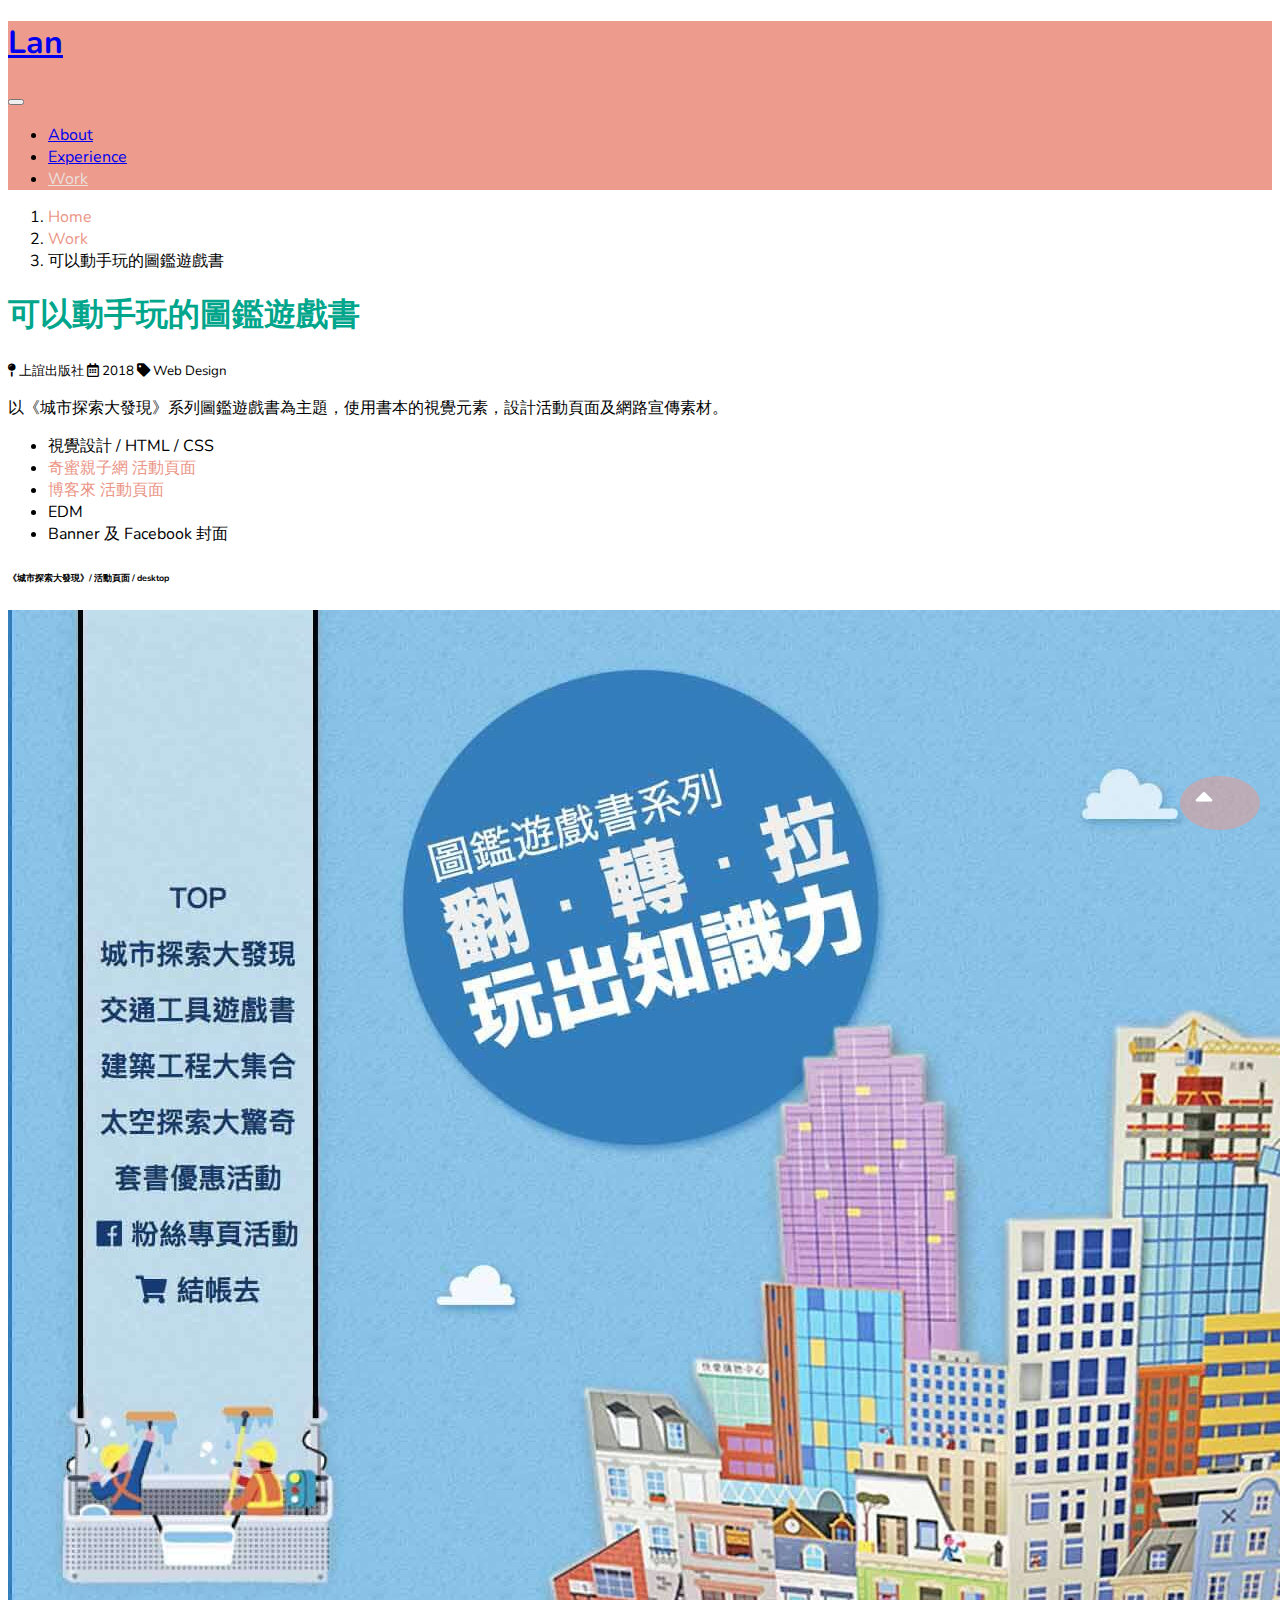
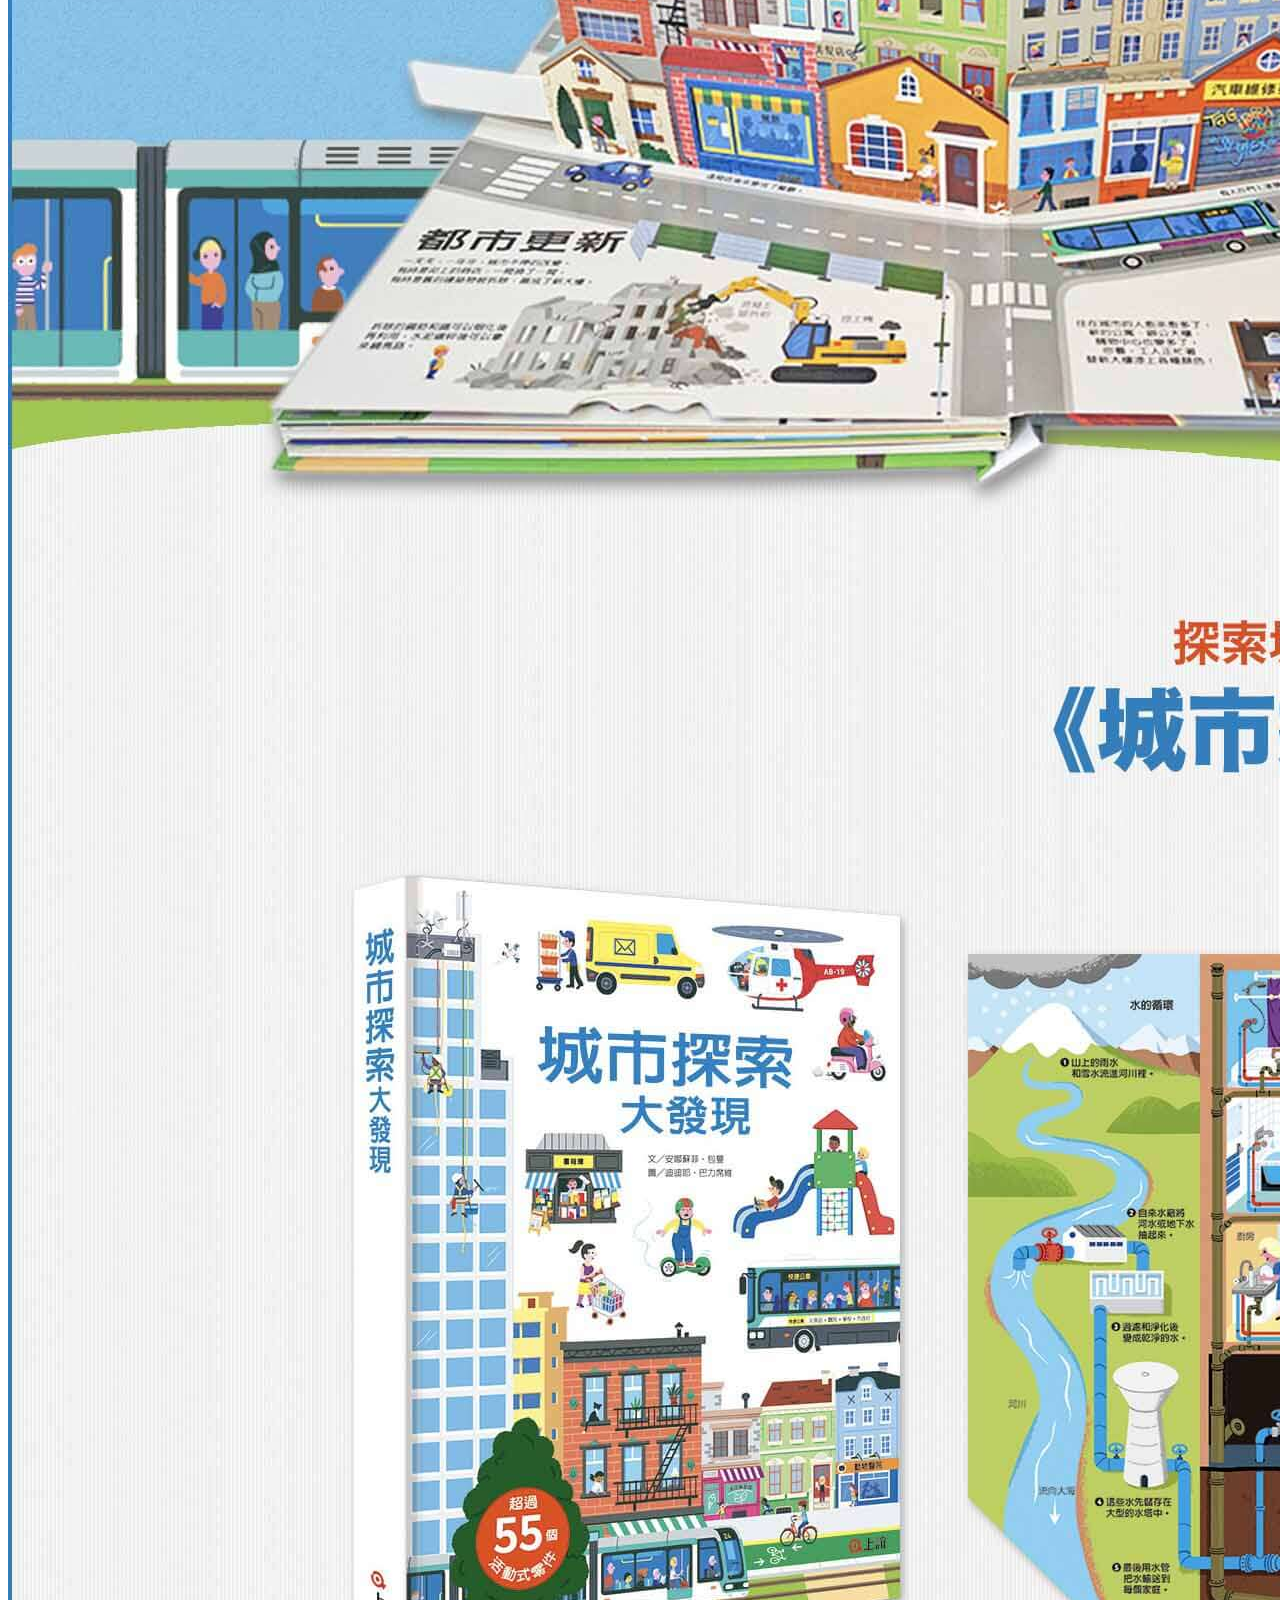
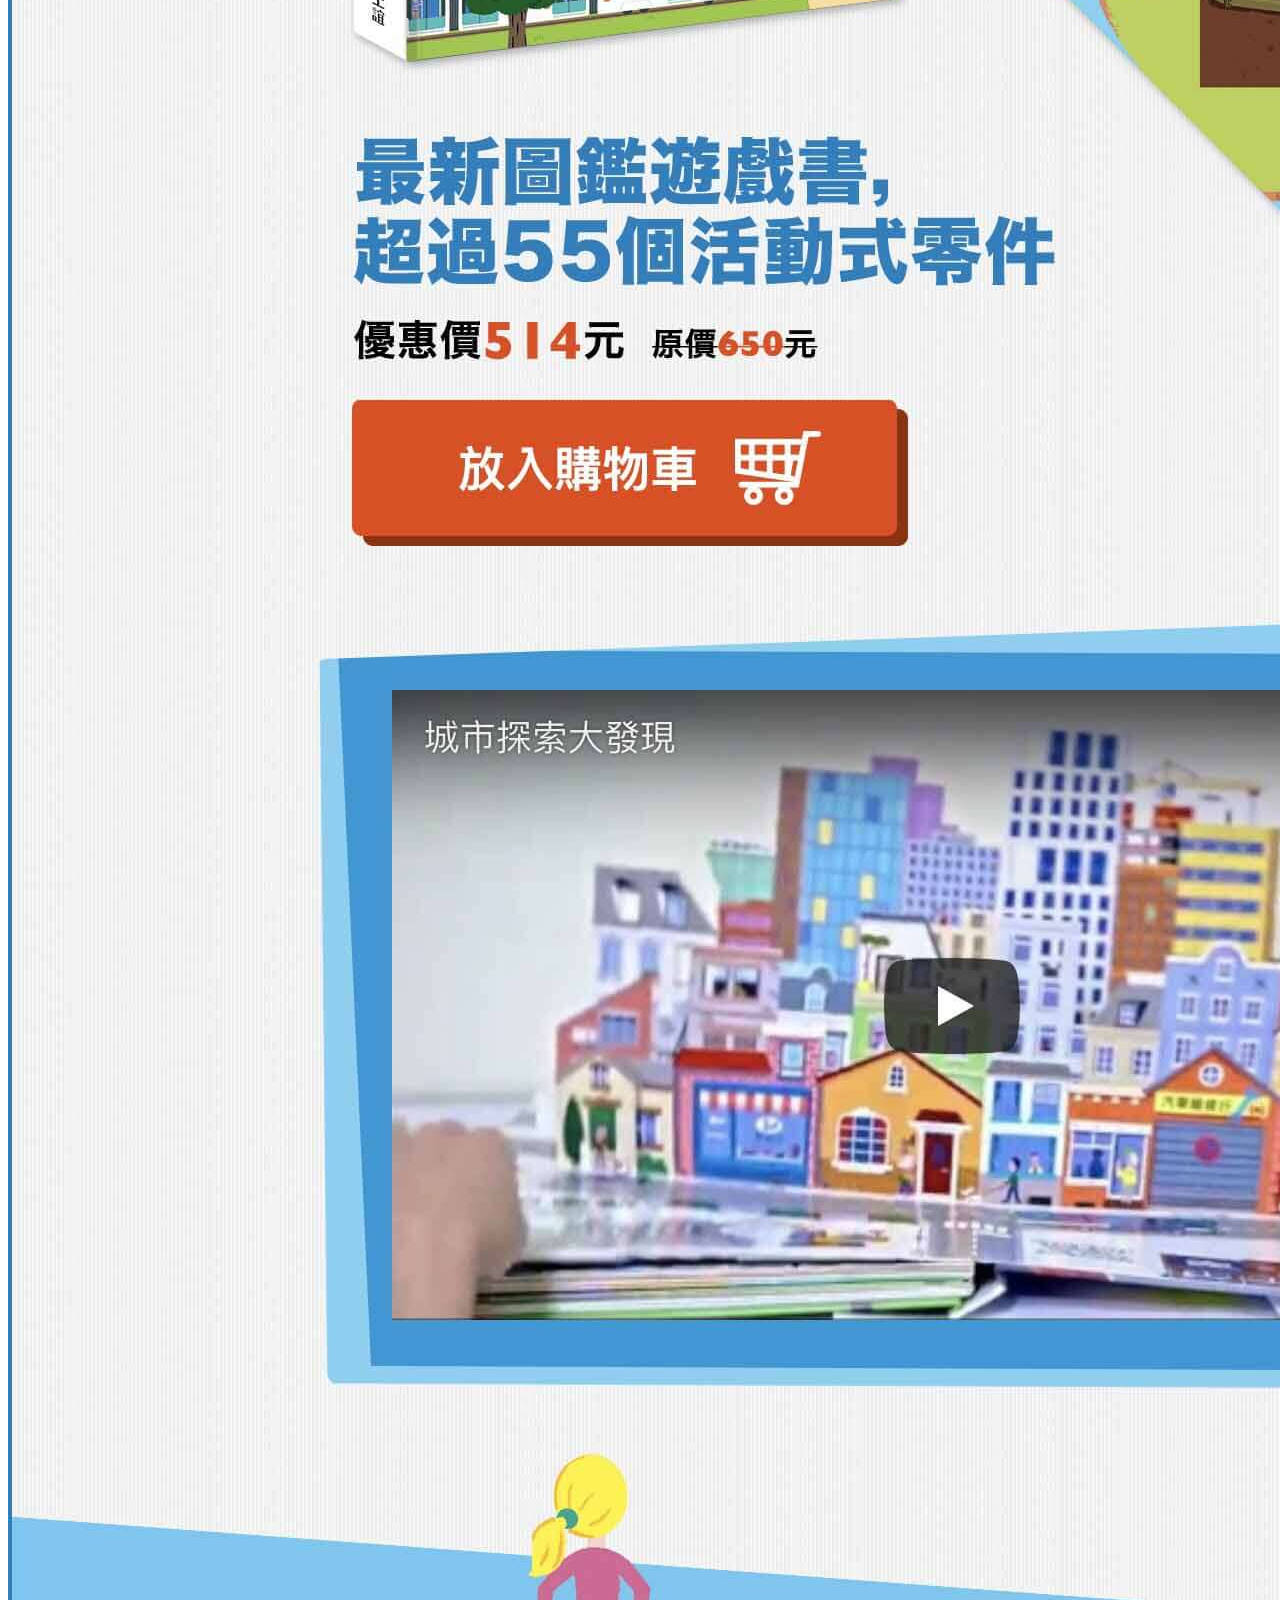
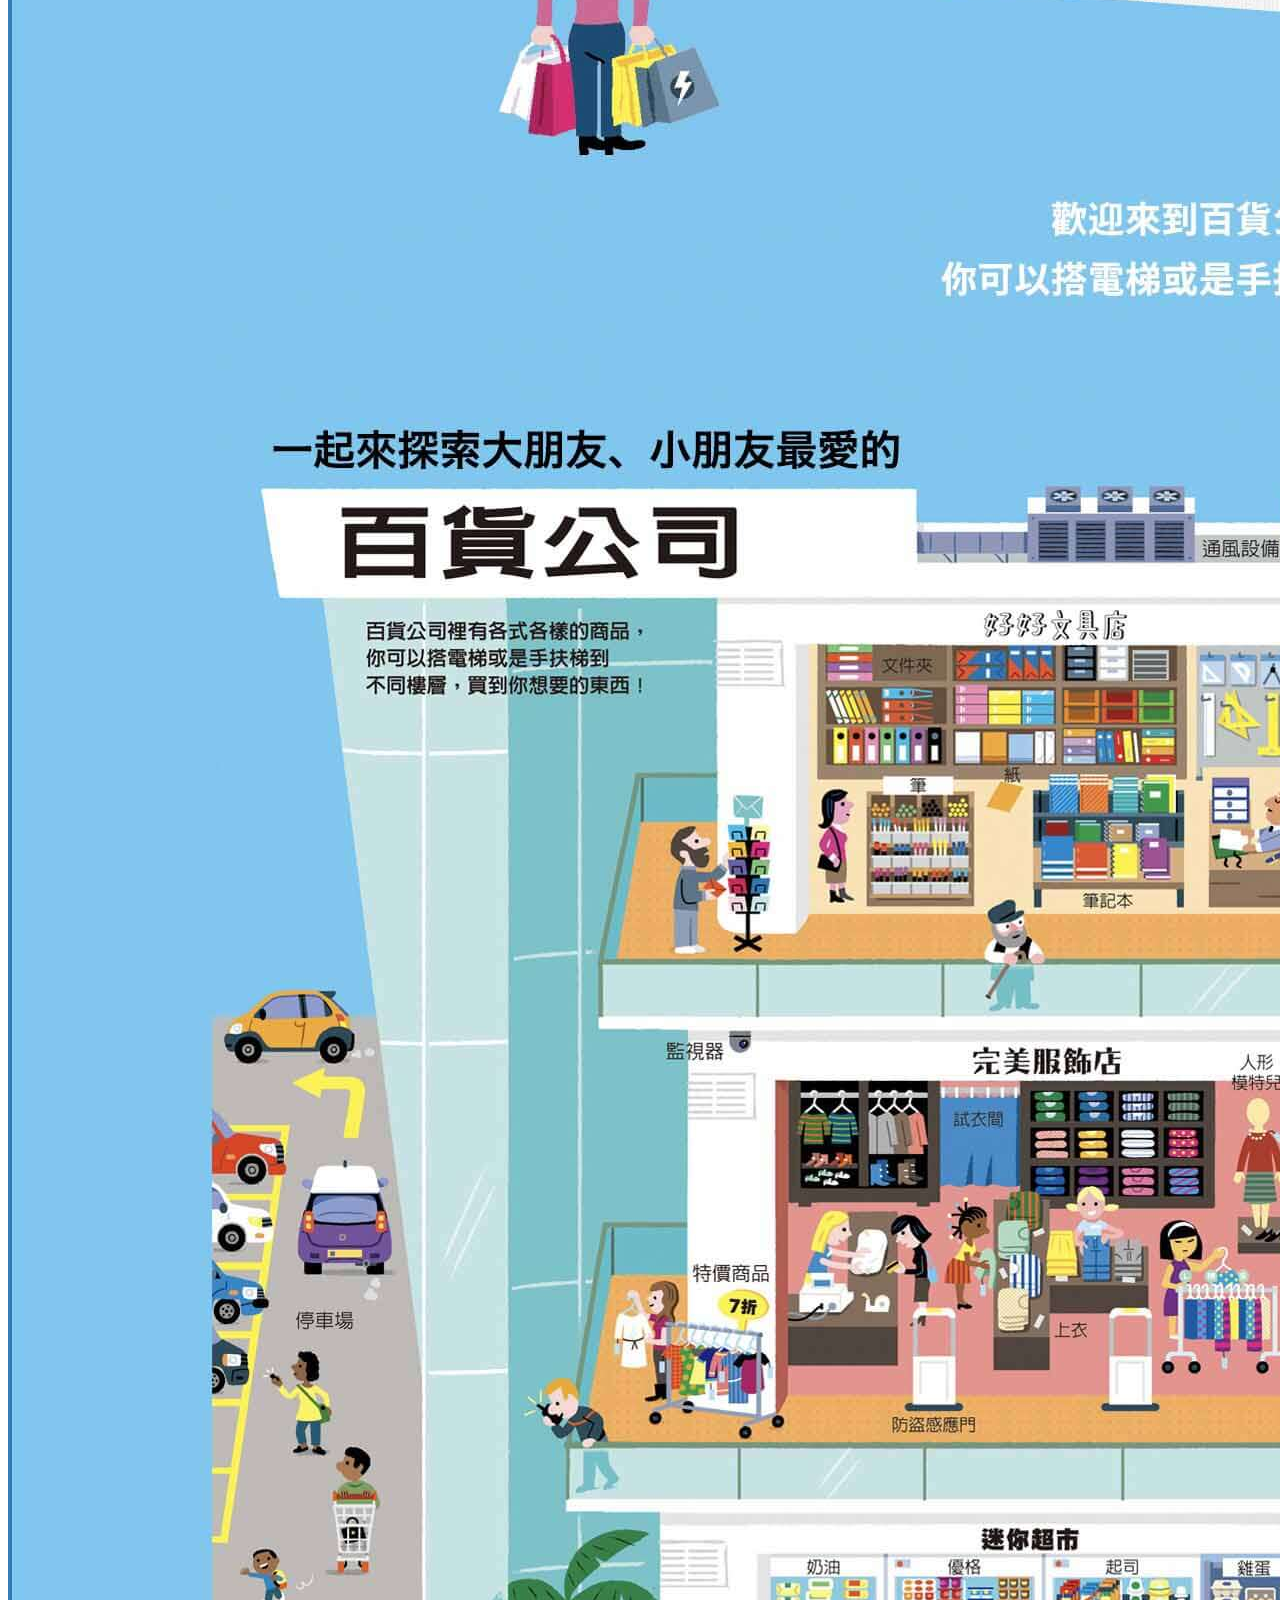
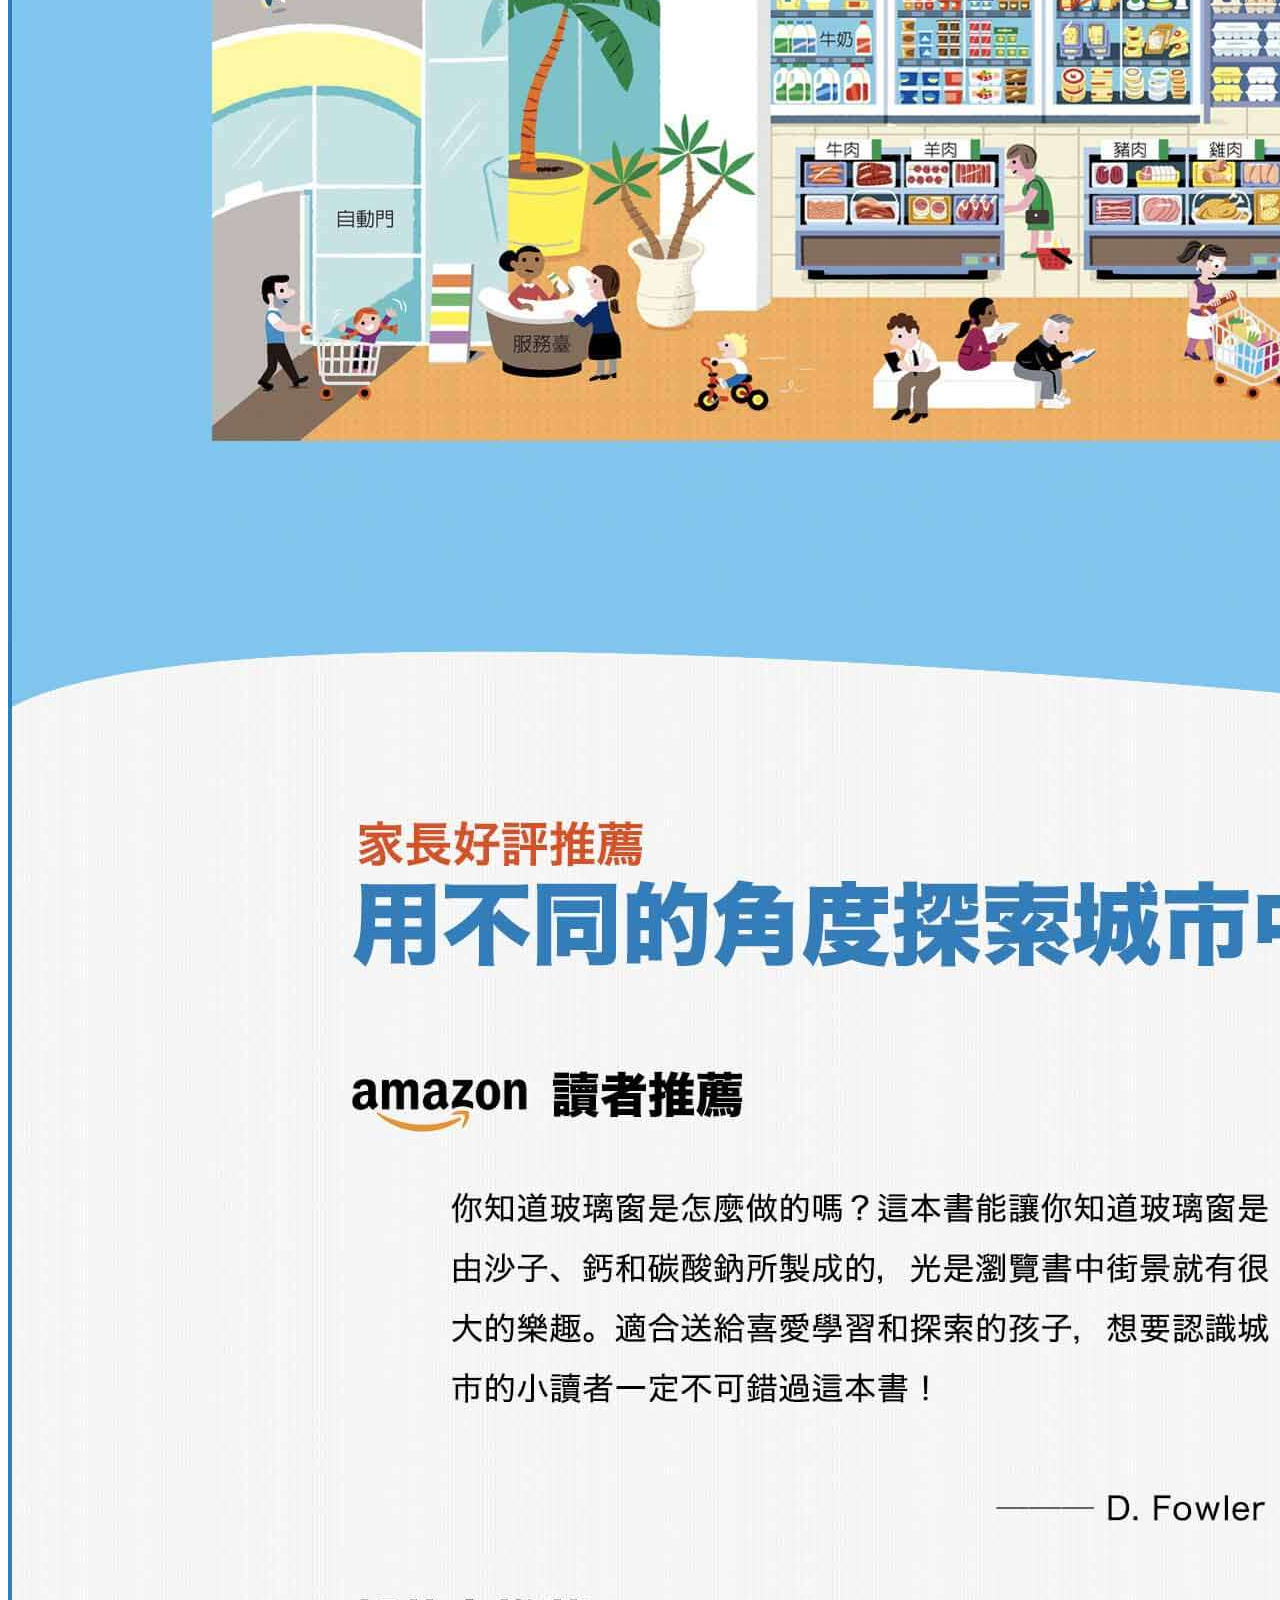
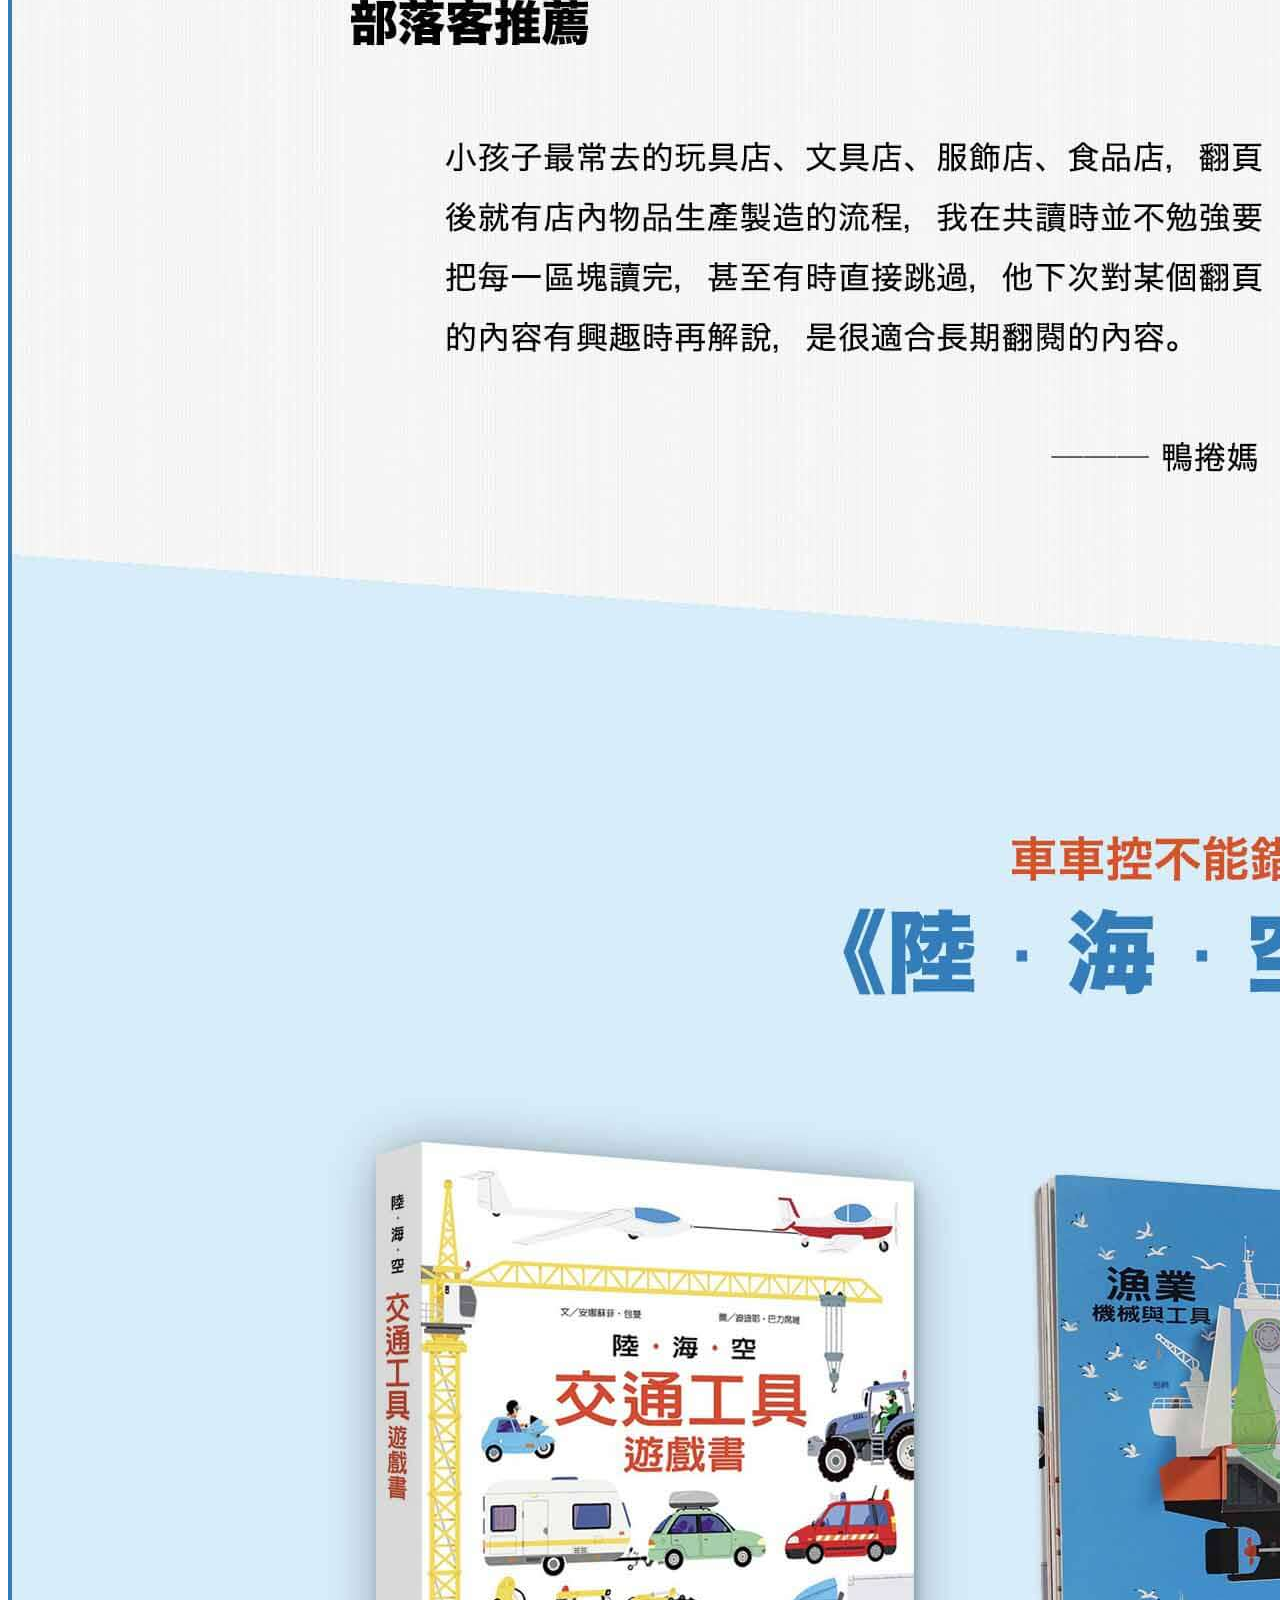
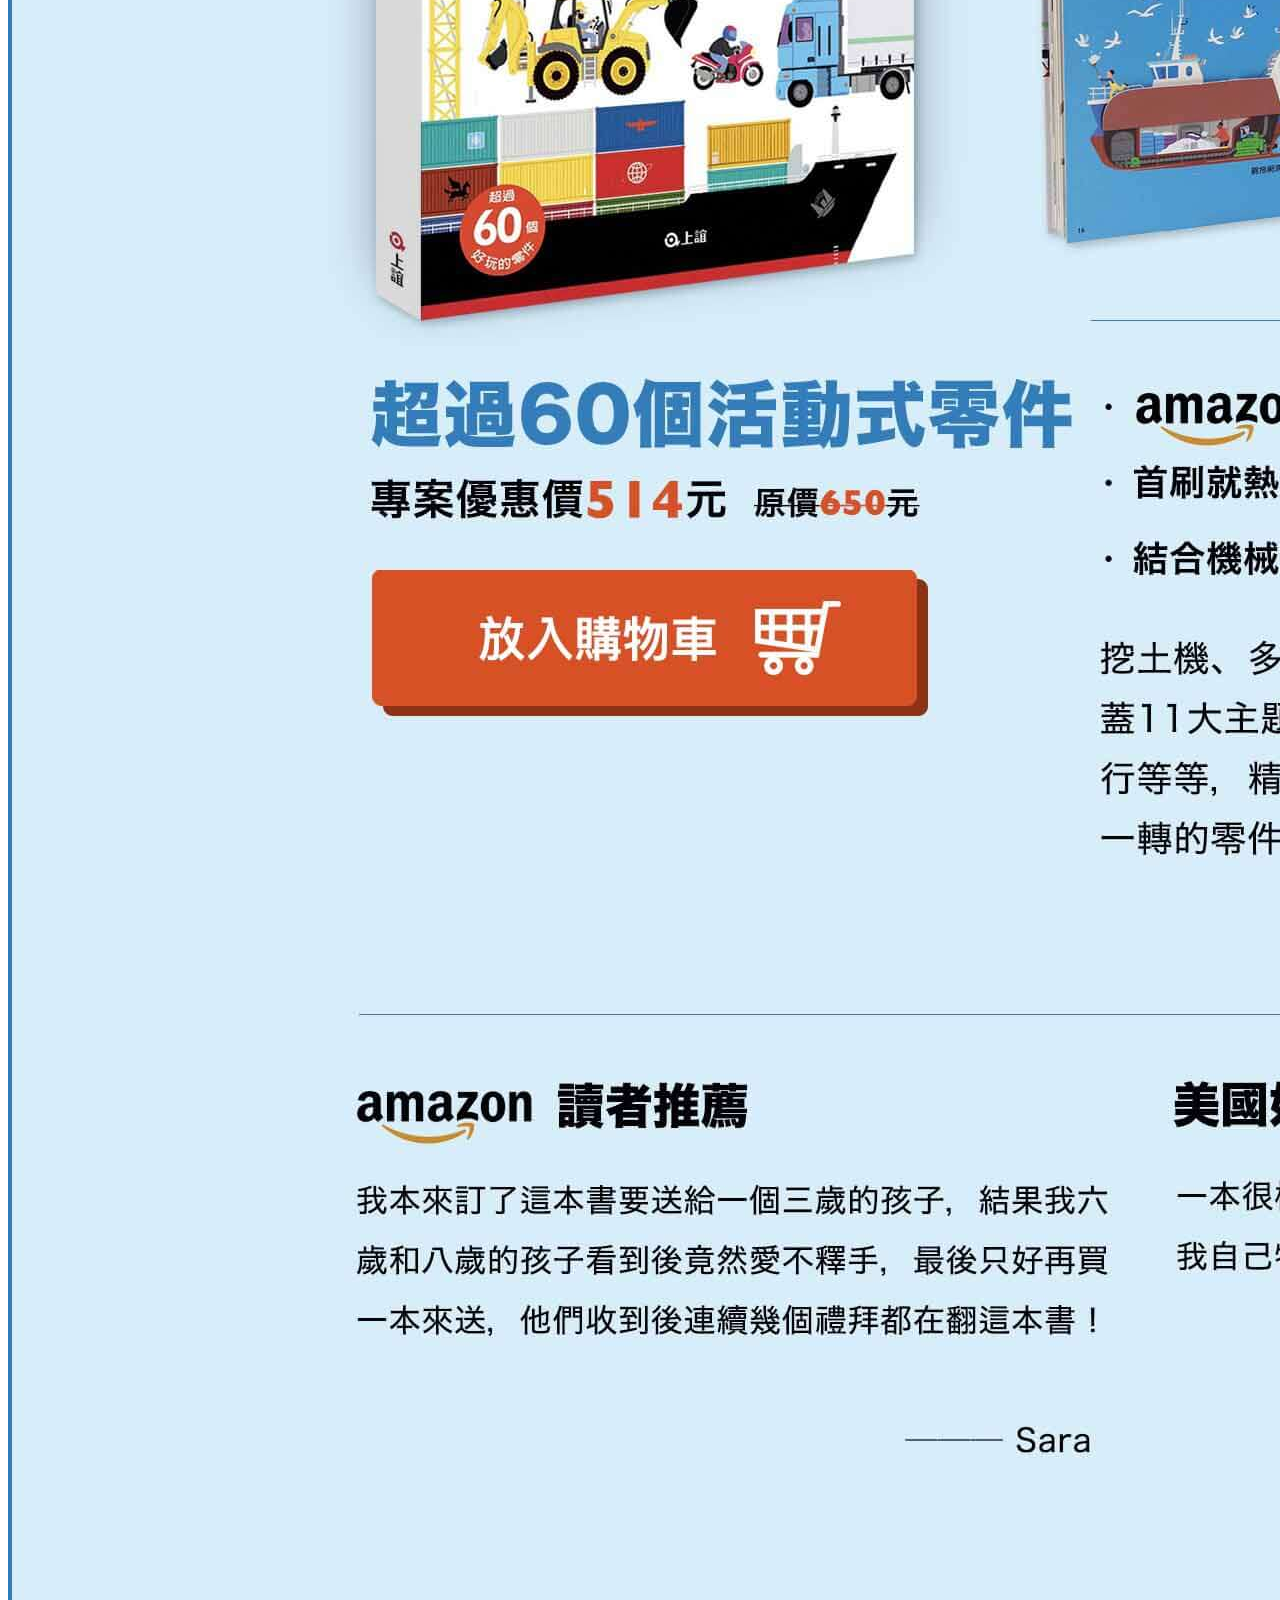
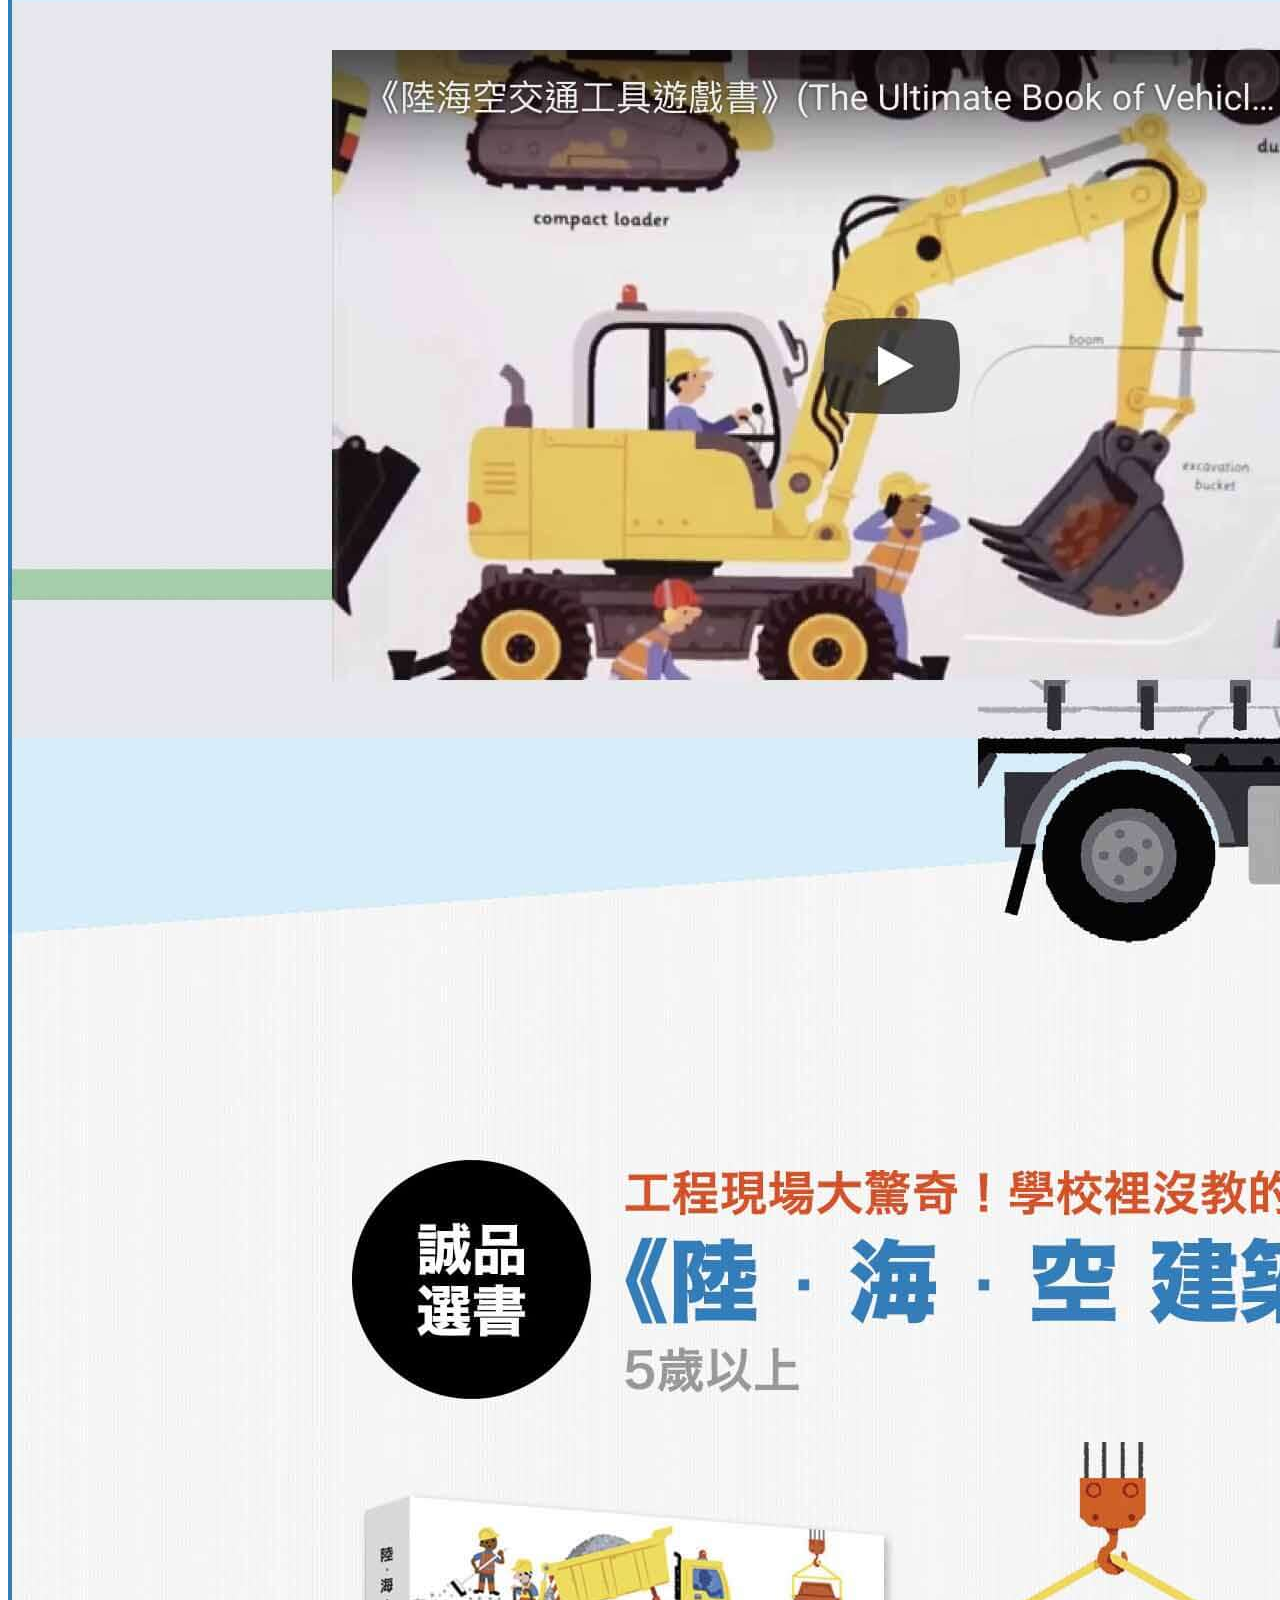
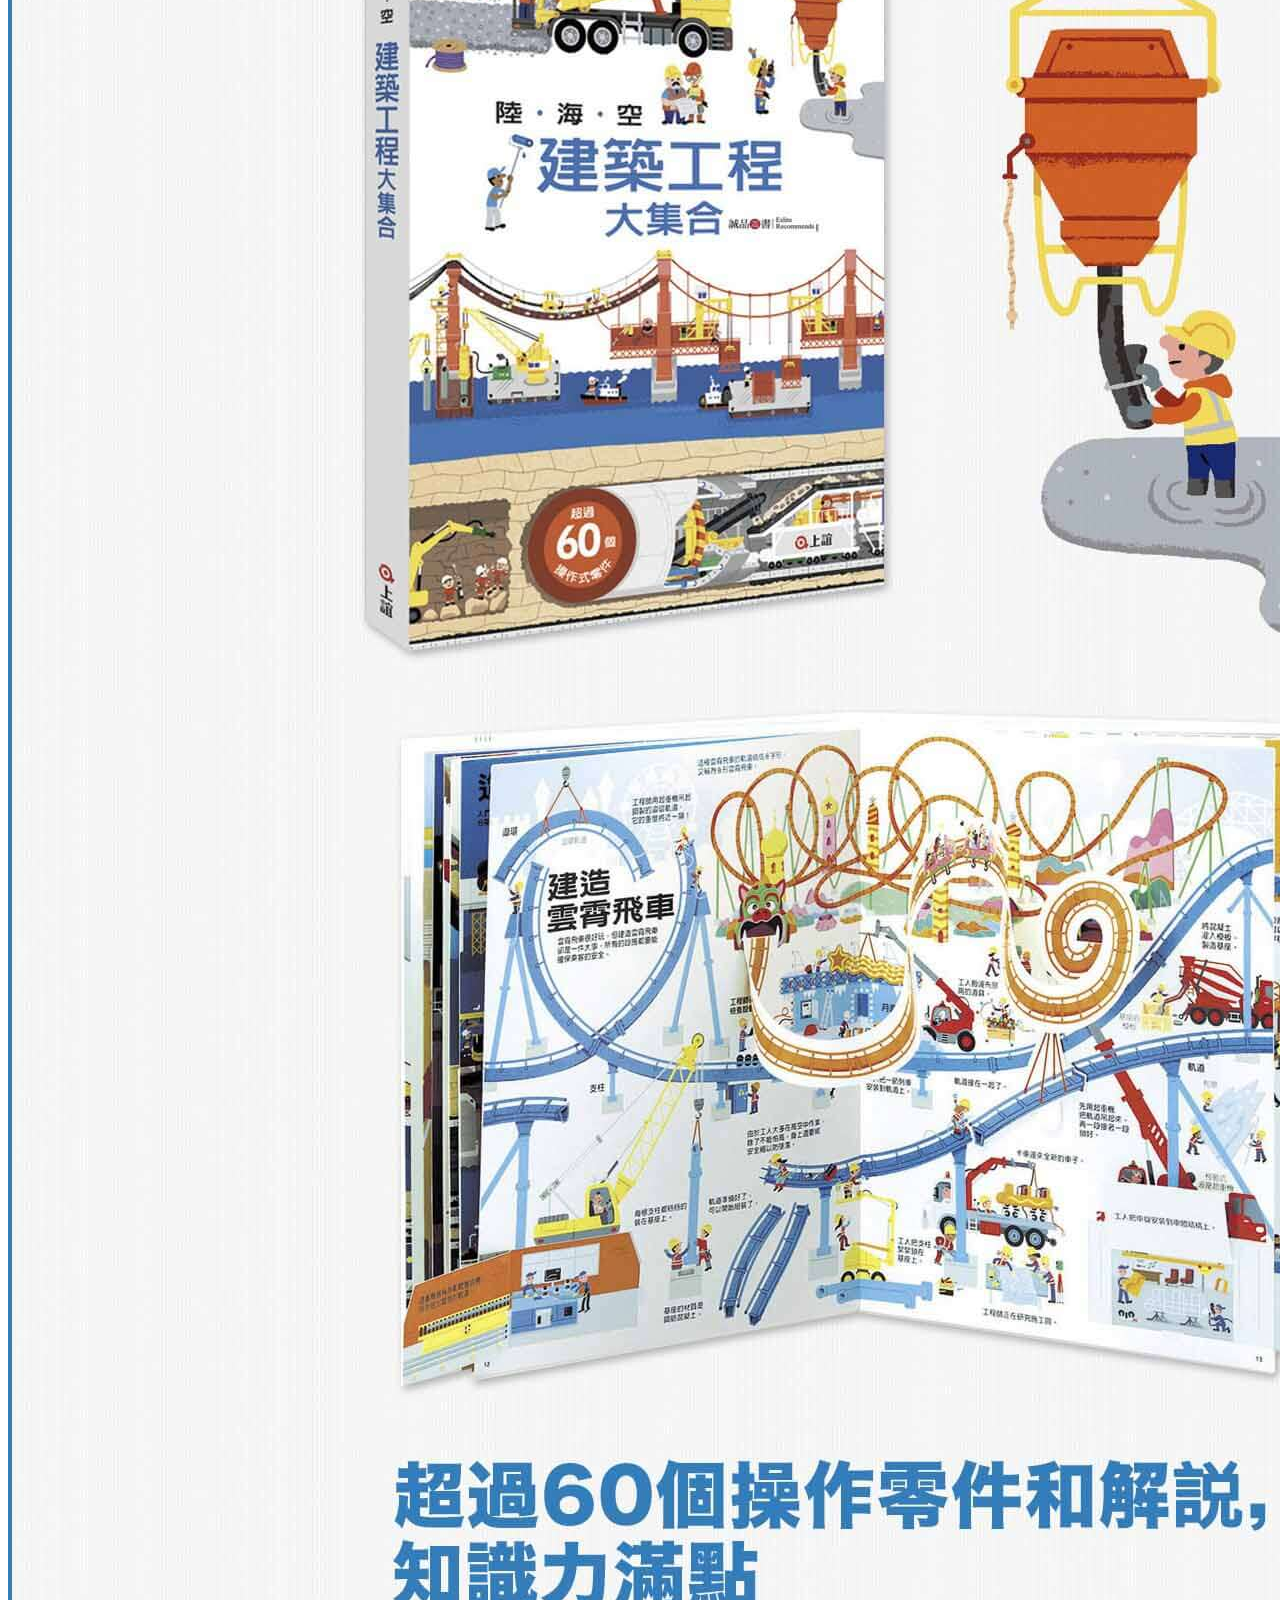
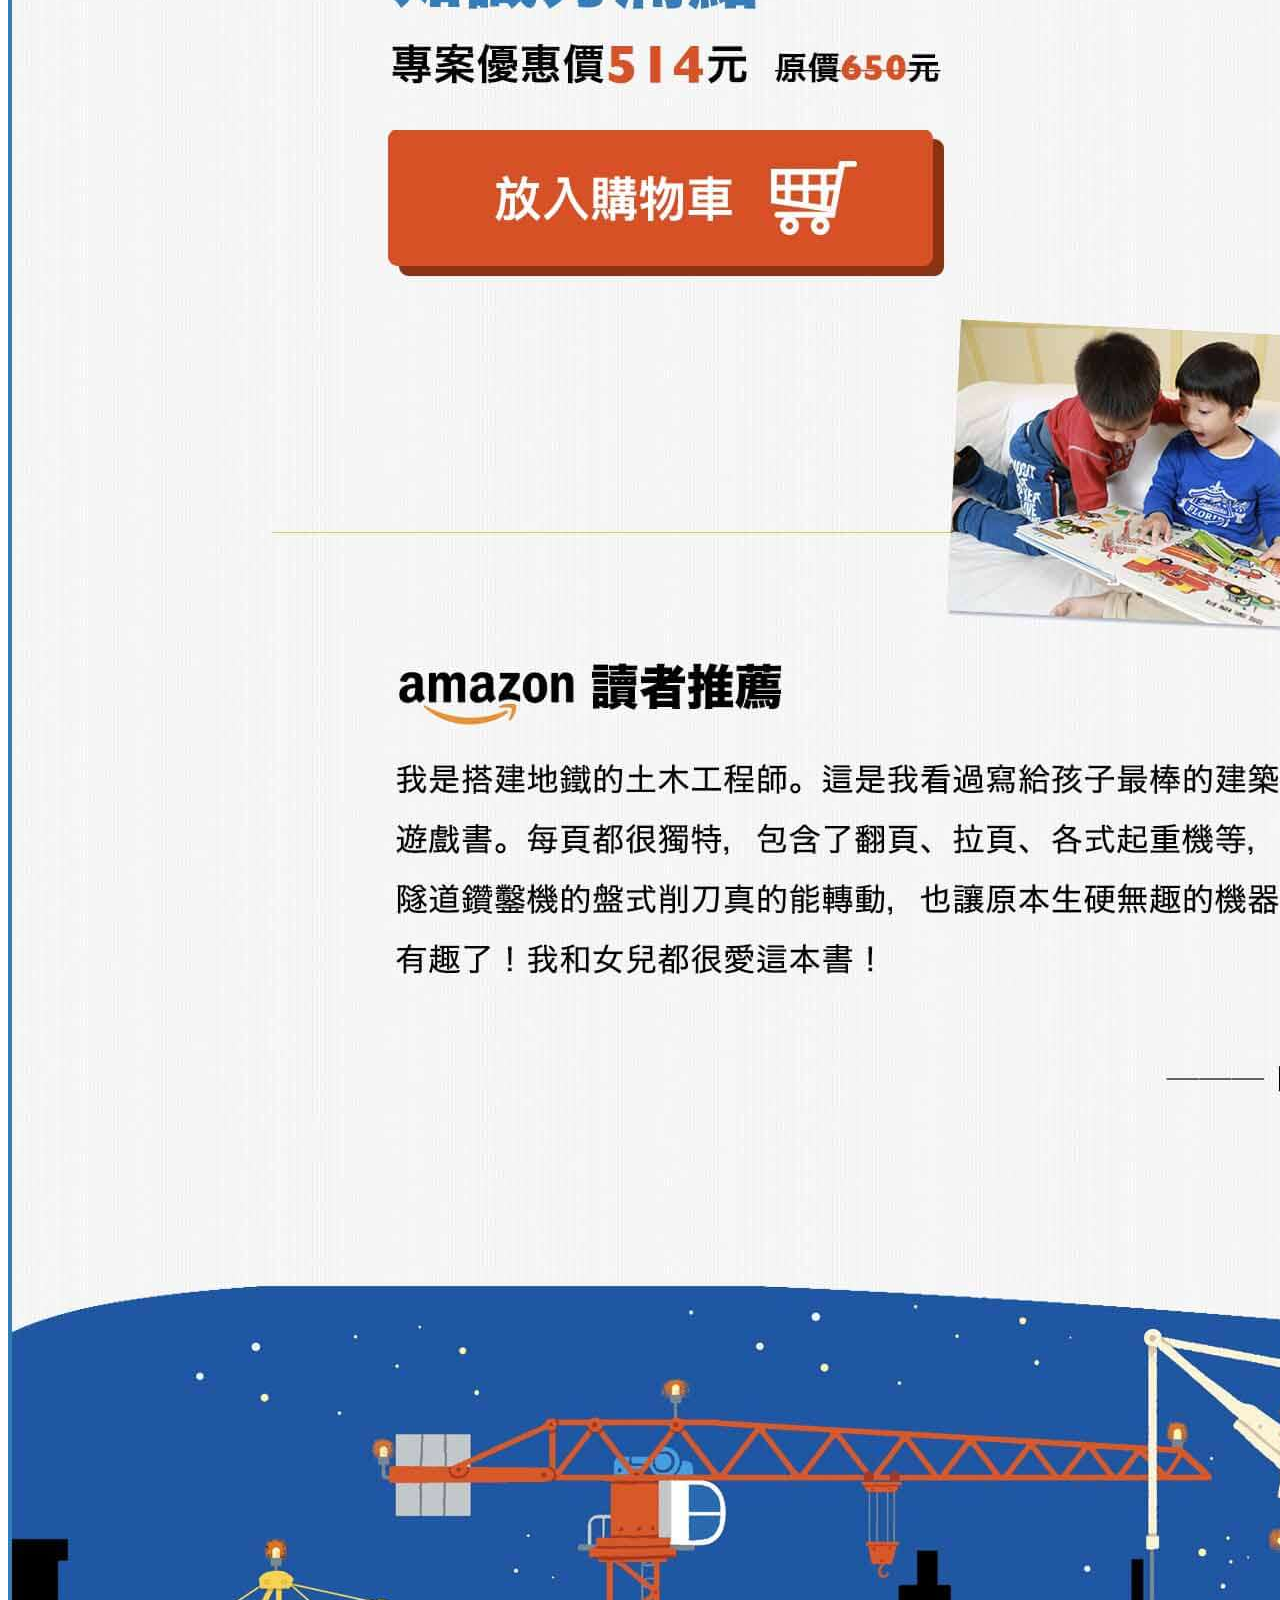
<file: work_kimi_city.html>
<!doctype html>
<html lang="en">

<head>
    <title>Lan</title>
    <!-- Required meta tags -->
    <meta charset="utf-8">
    <meta name="viewport" content="width=device-width, initial-scale=1, shrink-to-fit=no">
    <!-- Bootstrap CSS -->
    <link rel="stylesheet" href="https://maxcdn.bootstrapcdn.com/bootstrap/4.0.0-beta.2/css/bootstrap.min.css" integrity="sha384-PsH8R72JQ3SOdhVi3uxftmaW6Vc51MKb0q5P2rRUpPvrszuE4W1povHYgTpBfshb" crossorigin="anonymous">
    <link href="https://use.fontawesome.com/releases/v5.0.2/css/all.css" rel="stylesheet">
    <!-- Other CSS -->
    <link rel="stylesheet" type="text/css" href="theme.css">
    <link href="https://use.fontawesome.com/releases/v5.0.2/css/all.css" rel="stylesheet">
    <link href="https://fonts.googleapis.com/css?family=Nunito" rel="stylesheet">
</head>

<body>
    <!-- Nav start-->
    <nav id="top" class="navbar navbar-expand-lg navbar-dark bg-main py-0">
        <div class="container">
            <a class="navbar-brand" href="index.html"><h1>Lan</h1></a>
            <button class="navbar-toggler" type="button" data-toggle="collapse" data-target="#navbarSupportedContent" aria-controls="navbarSupportedContent" aria-expanded="false" aria-label="Toggle navigation">
                <span class="navbar-toggler-icon"></span>
            </button>
            <div class="collapse navbar-collapse" id="navbarSupportedContent">
                <ul class="navbar-nav ml-auto">
                    <li class="nav-item">
                        <a class="nav-link" href="index.html#about">About <span class="sr-only">(current)</span></a>
                    </li>
                    <li class="nav-item">
                        <a class="nav-link" href="index.html#experience">Experience</a>
                    </li>
                    <li class="nav-item">
                        <a class="nav-link here" href="index.html#work">Work</a>
                    </li>
                </ul>
            </div>
        </div>
    </nav>
    <div class="container">
        <nav aria-label="breadcrumb">
            <ol class="breadcrumb pl-0">
                <li class="breadcrumb-item"><a href="index.html" class="text-main">Home</a></li>
                <li class="breadcrumb-item"><a href="index.html#work" class="text-main">Work</a></li>
                <li class="breadcrumb-item active" aria-current="page">可以動手玩的圖鑑遊戲書</li>
            </ol>
        </nav>
        <!--content start-->
        <h1 class="text-green">可以動手玩的圖鑑遊戲書</h1>
        <div class="row">
            <div class="col-md-12">
                <div class="mt-2 mb-4 text-secondary">
                    <small>
                    <span class="mr-3"><i class="fas fa-map-pin"></i> 上誼出版社</span>
                    <span class="mr-3"><i class="far fa-calendar-alt"></i> 2018</span>
                    <span class="mr-3"><i class="fas fa-tag"></i></i> Web Design</span>
                    </small>
                </div>
                <article class="text-dark">
                    <p>以《城市探索大發現》系列圖鑑遊戲書為主題，使用書本的視覺元素，設計活動頁面及網路宣傳素材。</p>
                    <ul>
                        <li>視覺設計 / HTML / CSS</li>
                        <li><a href="http://store.kimy.com.tw/project/201802_city/" class="text-main" target="new">奇蜜親子網 活動頁面</a></li>
                        <li><a href="http://www.books.com.tw/activity/2018/02/city2/" class="text-main" target="new">博客來 活動頁面</a></li>
                        <li>EDM</li>
                        <li>Banner 及 Facebook 封面</li>
                    </ul>
                    <h6 class="text-secondary"><small>《城市探索大發現》/ 活動頁面 / desktop</small></h6>
                    <a href="http://store.kimy.com.tw/project/201802_city/" target="new"><img class="img-fluid img-thumbnail" src="images/work/kimi-city.jpg"></a>
                </article>
            </div>
        </div>
    </div>
    <!--content end-->
    <div class="container">
        <div class="d-flex">
            <a href="work_illustration.html" class="btn btn-outline-main mt-5 mx-0"><i class="fas fa-caret-left"></i> 上一個作品</a>
            <a href="work_ui_eatIndia.html" class="btn btn-outline-main mt-5 mx-0 ml-auto">下一個作品 <i class="fas fa-caret-right"></i></a>
        </div>
    </div>
    <footer class="bg-green py-0 mt-5 clearfix">
        <div class="container text-white text-center">
            <p class="m-0 py-3">© Lan. All rights reserved.</p>
        </div>
    </footer>
    <a href="#top" class="scrollTop">
        <div id="goTop" class="d-none d-sm-block" style="bottom:70px;"><i class="fas fa-caret-up text-white"></i></div>
    </a>
    <!-- Optional JavaScript -->
    <!-- jQuery first, then Popper.js, then Bootstrap JS -->
    <script src="https://code.jquery.com/jquery-3.2.1.slim.min.js" integrity="sha384-KJ3o2DKtIkvYIK3UENzmM7KCkRr/rE9/Qpg6aAZGJwFDMVNA/GpGFF93hXpG5KkN" crossorigin="anonymous"></script>
    <script src="https://cdnjs.cloudflare.com/ajax/libs/popper.js/1.12.3/umd/popper.min.js" integrity="sha384-vFJXuSJphROIrBnz7yo7oB41mKfc8JzQZiCq4NCceLEaO4IHwicKwpJf9c9IpFgh" crossorigin="anonymous"></script>
    <script src="https://maxcdn.bootstrapcdn.com/bootstrap/4.0.0-beta.2/js/bootstrap.min.js" integrity="sha384-alpBpkh1PFOepccYVYDB4do5UnbKysX5WZXm3XxPqe5iKTfUKjNkCk9SaVuEZflJ" crossorigin="anonymous"></script>
    <!-- Parallax Scrolling -->
    <script src='https://cdnjs.cloudflare.com/ajax/libs/jquery/3.1.0/jquery.min.js'></script>
    <script src="js/scrolling.js"></script>
</body>
</file>
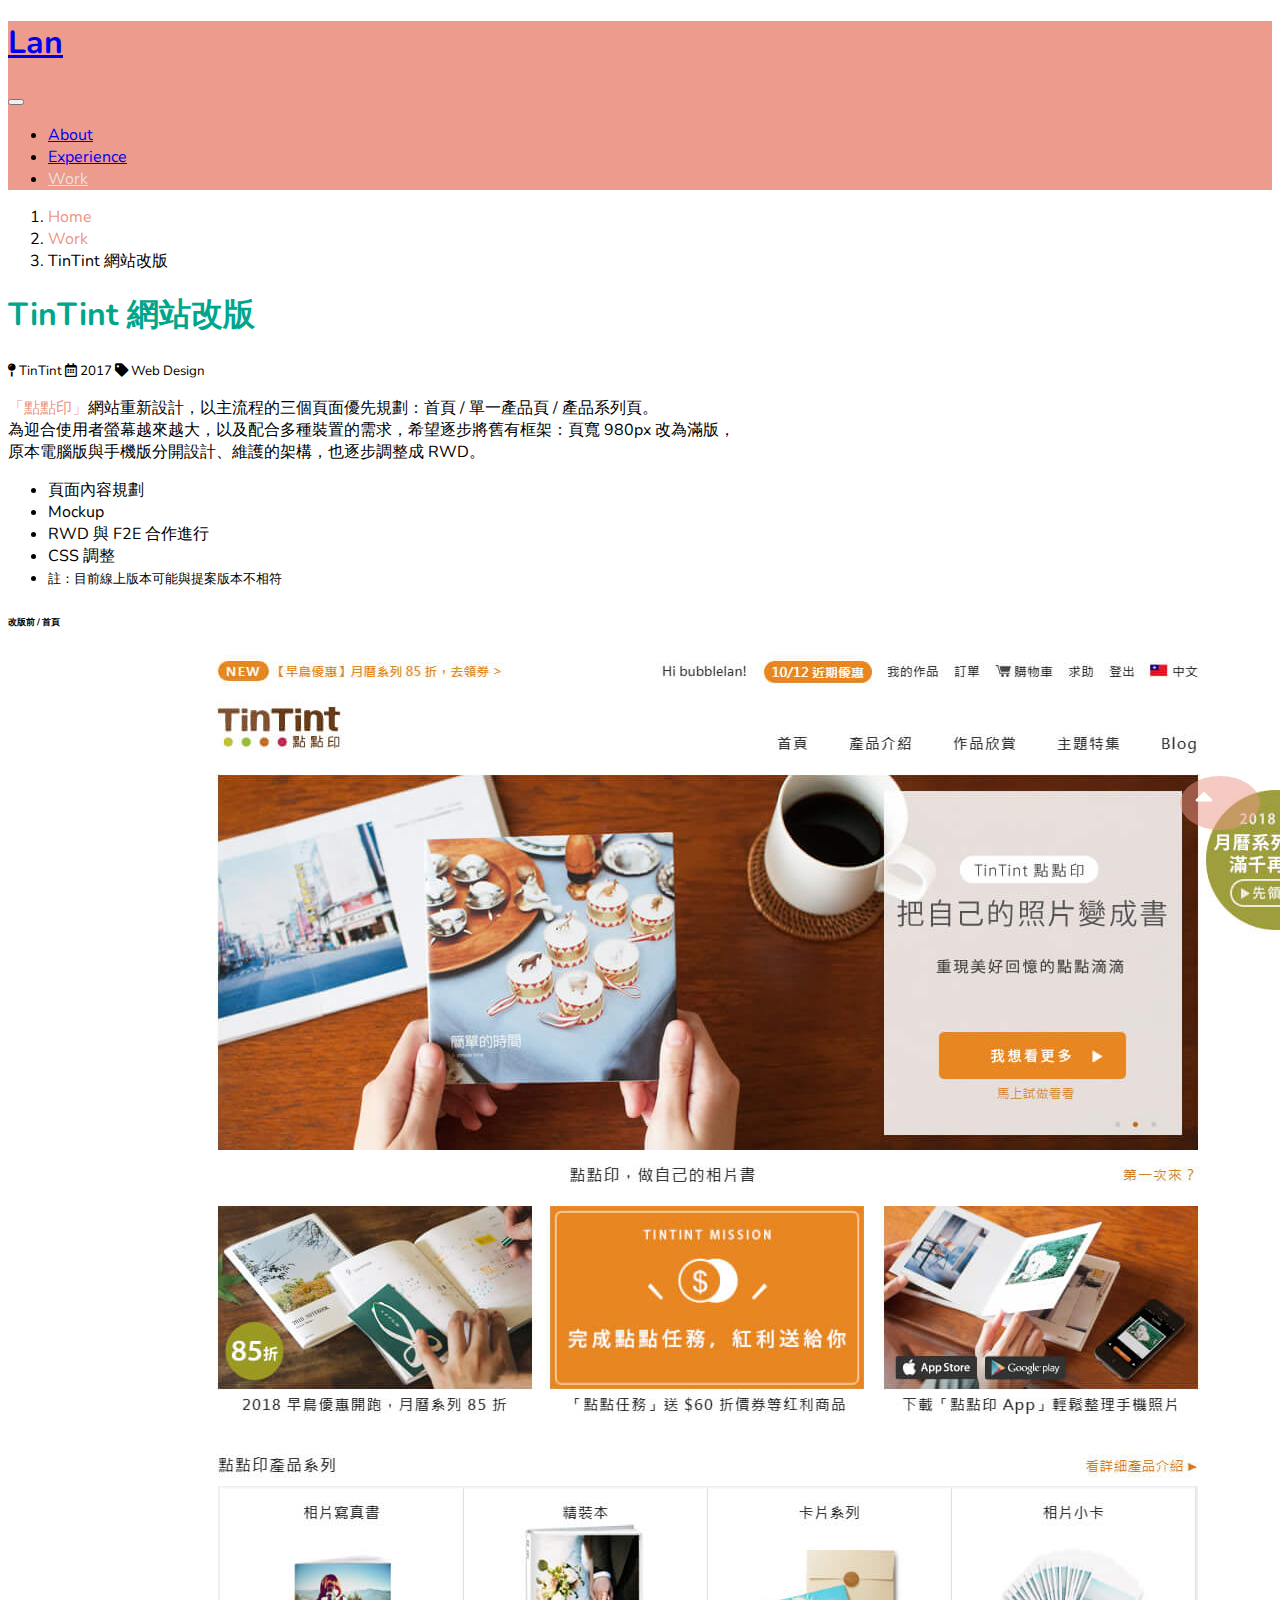
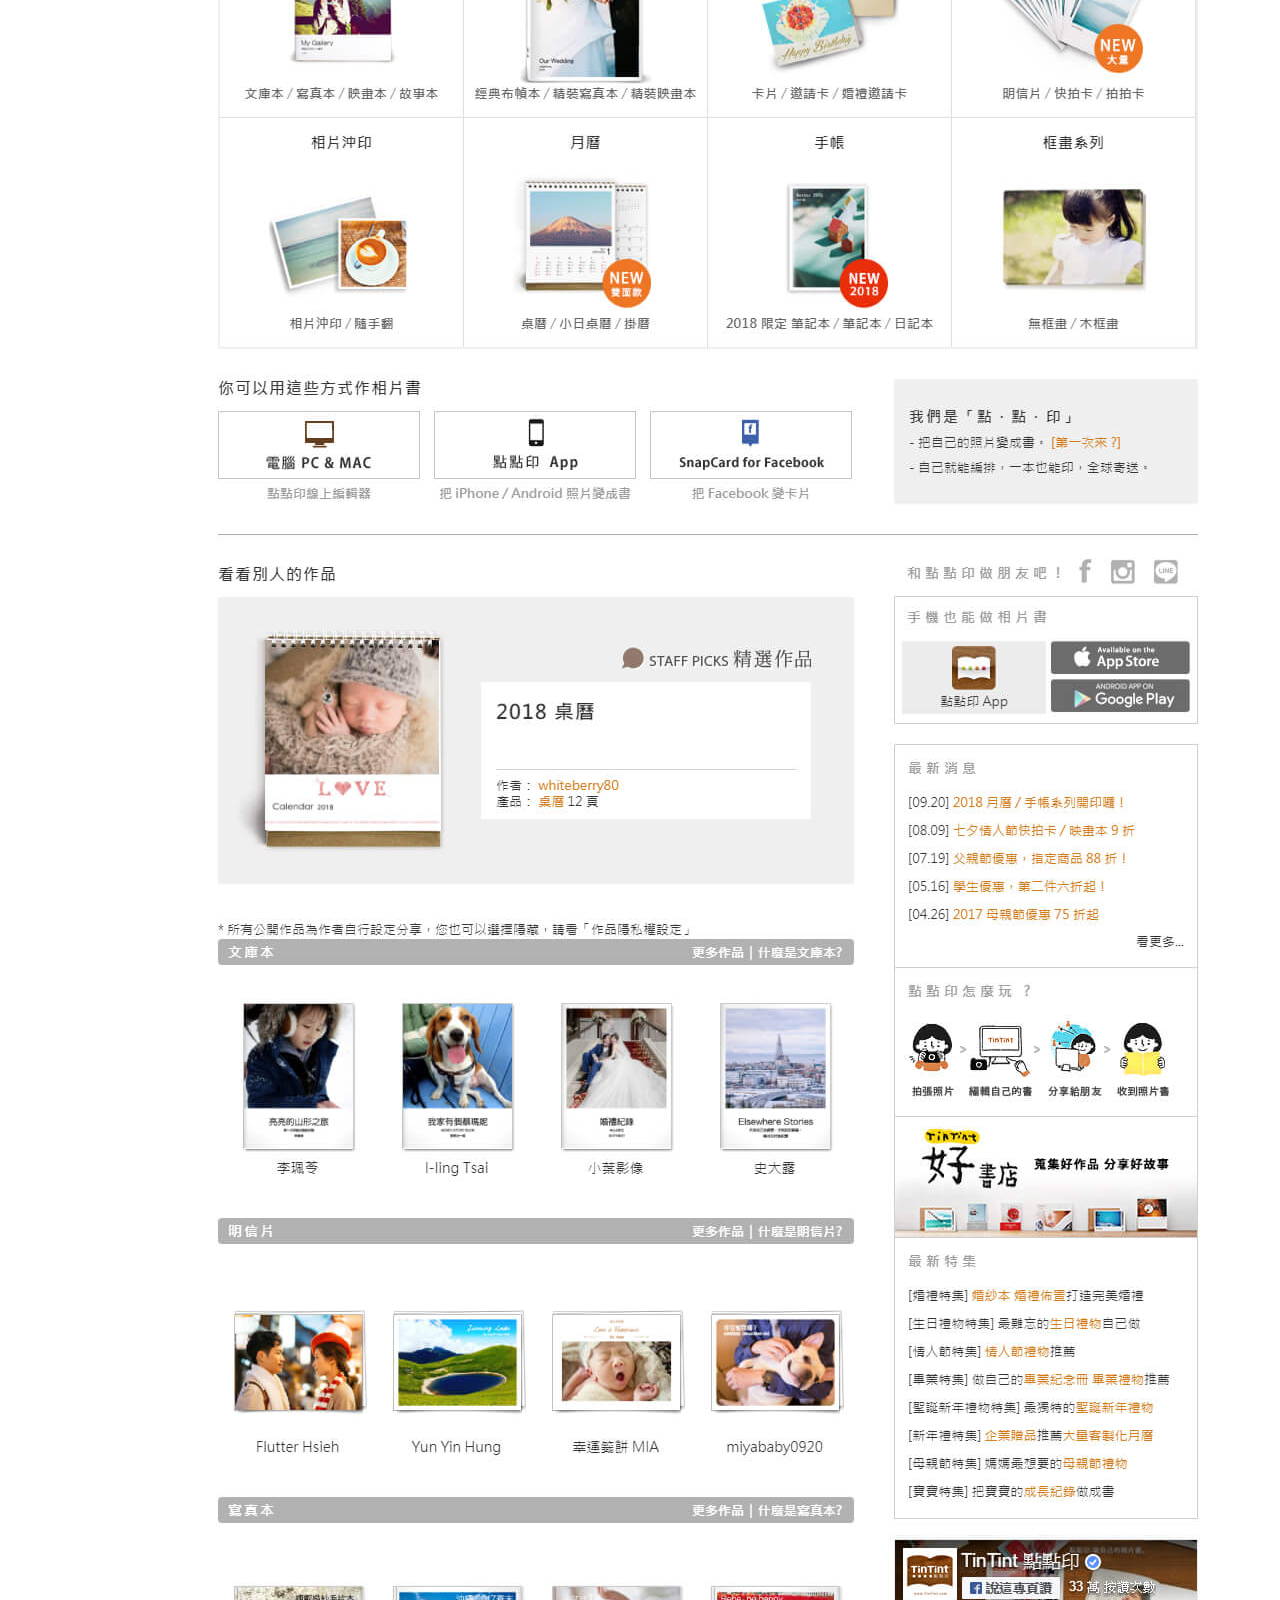
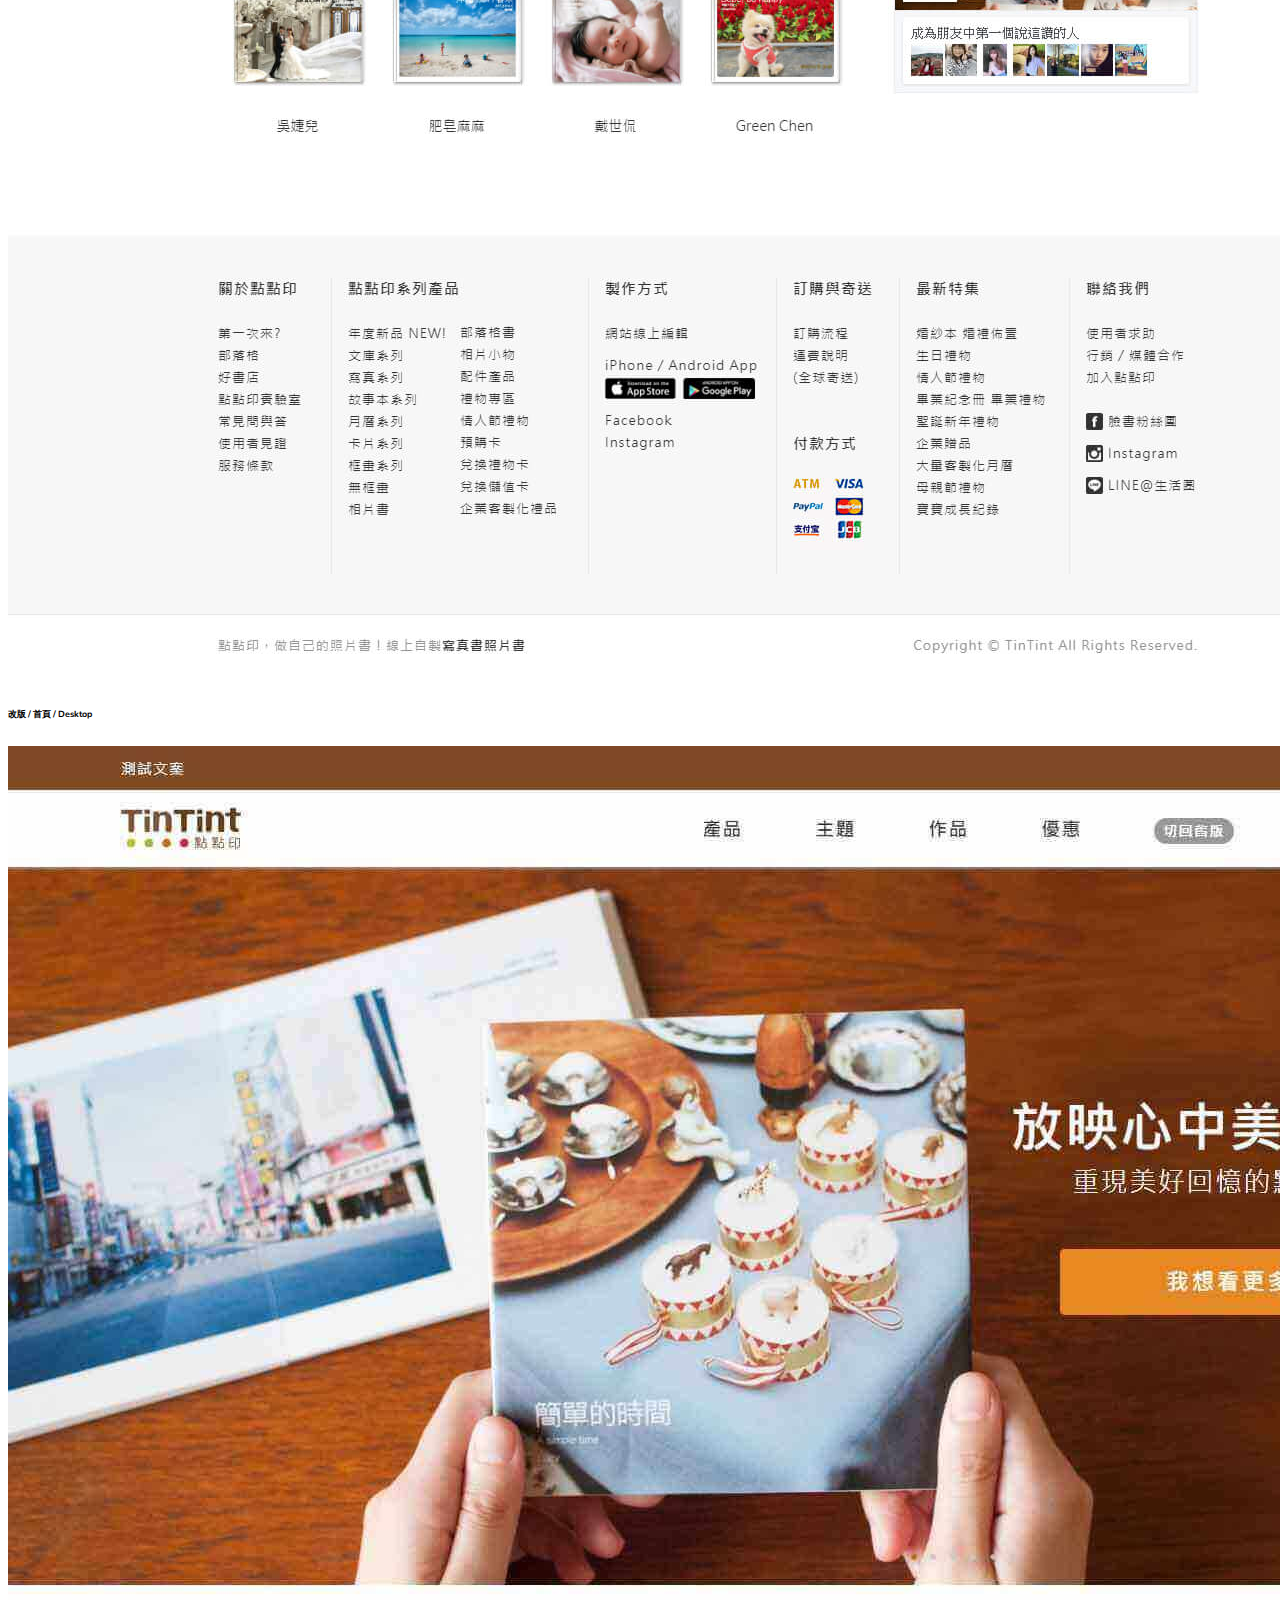
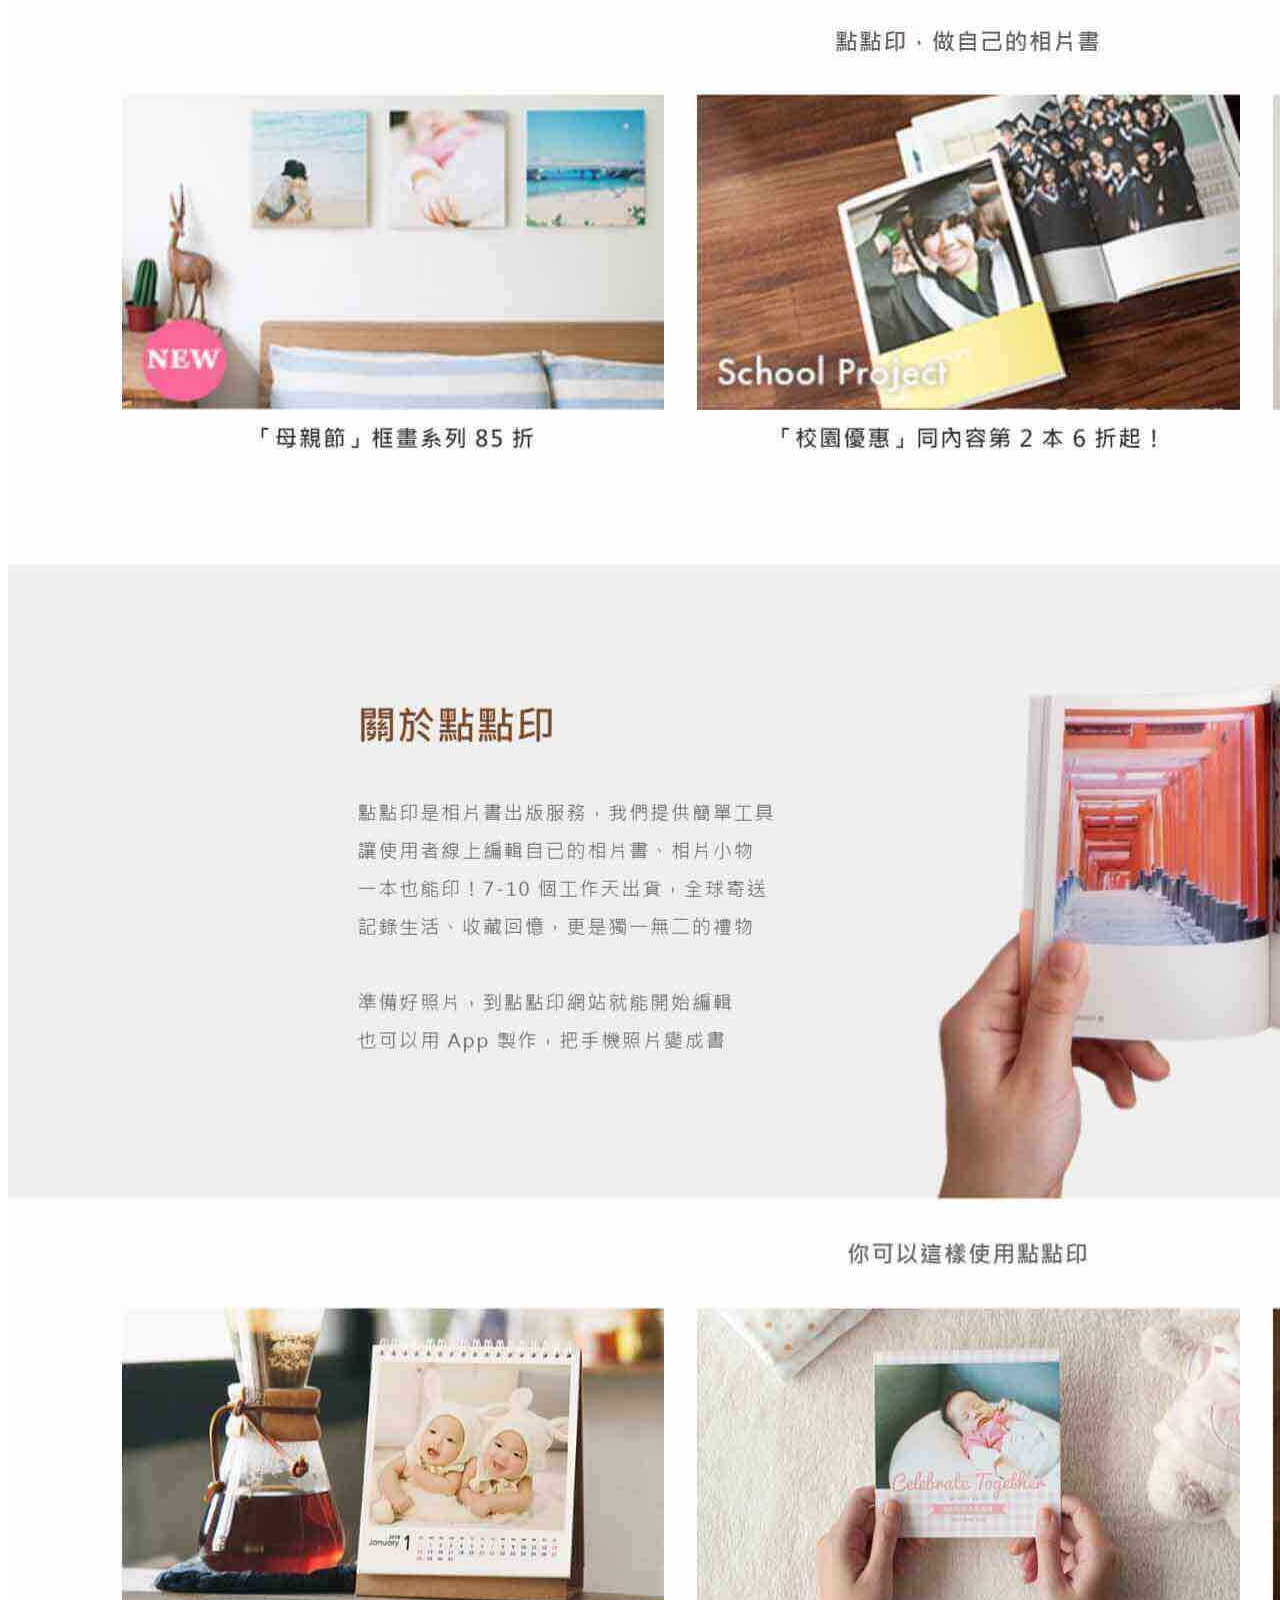
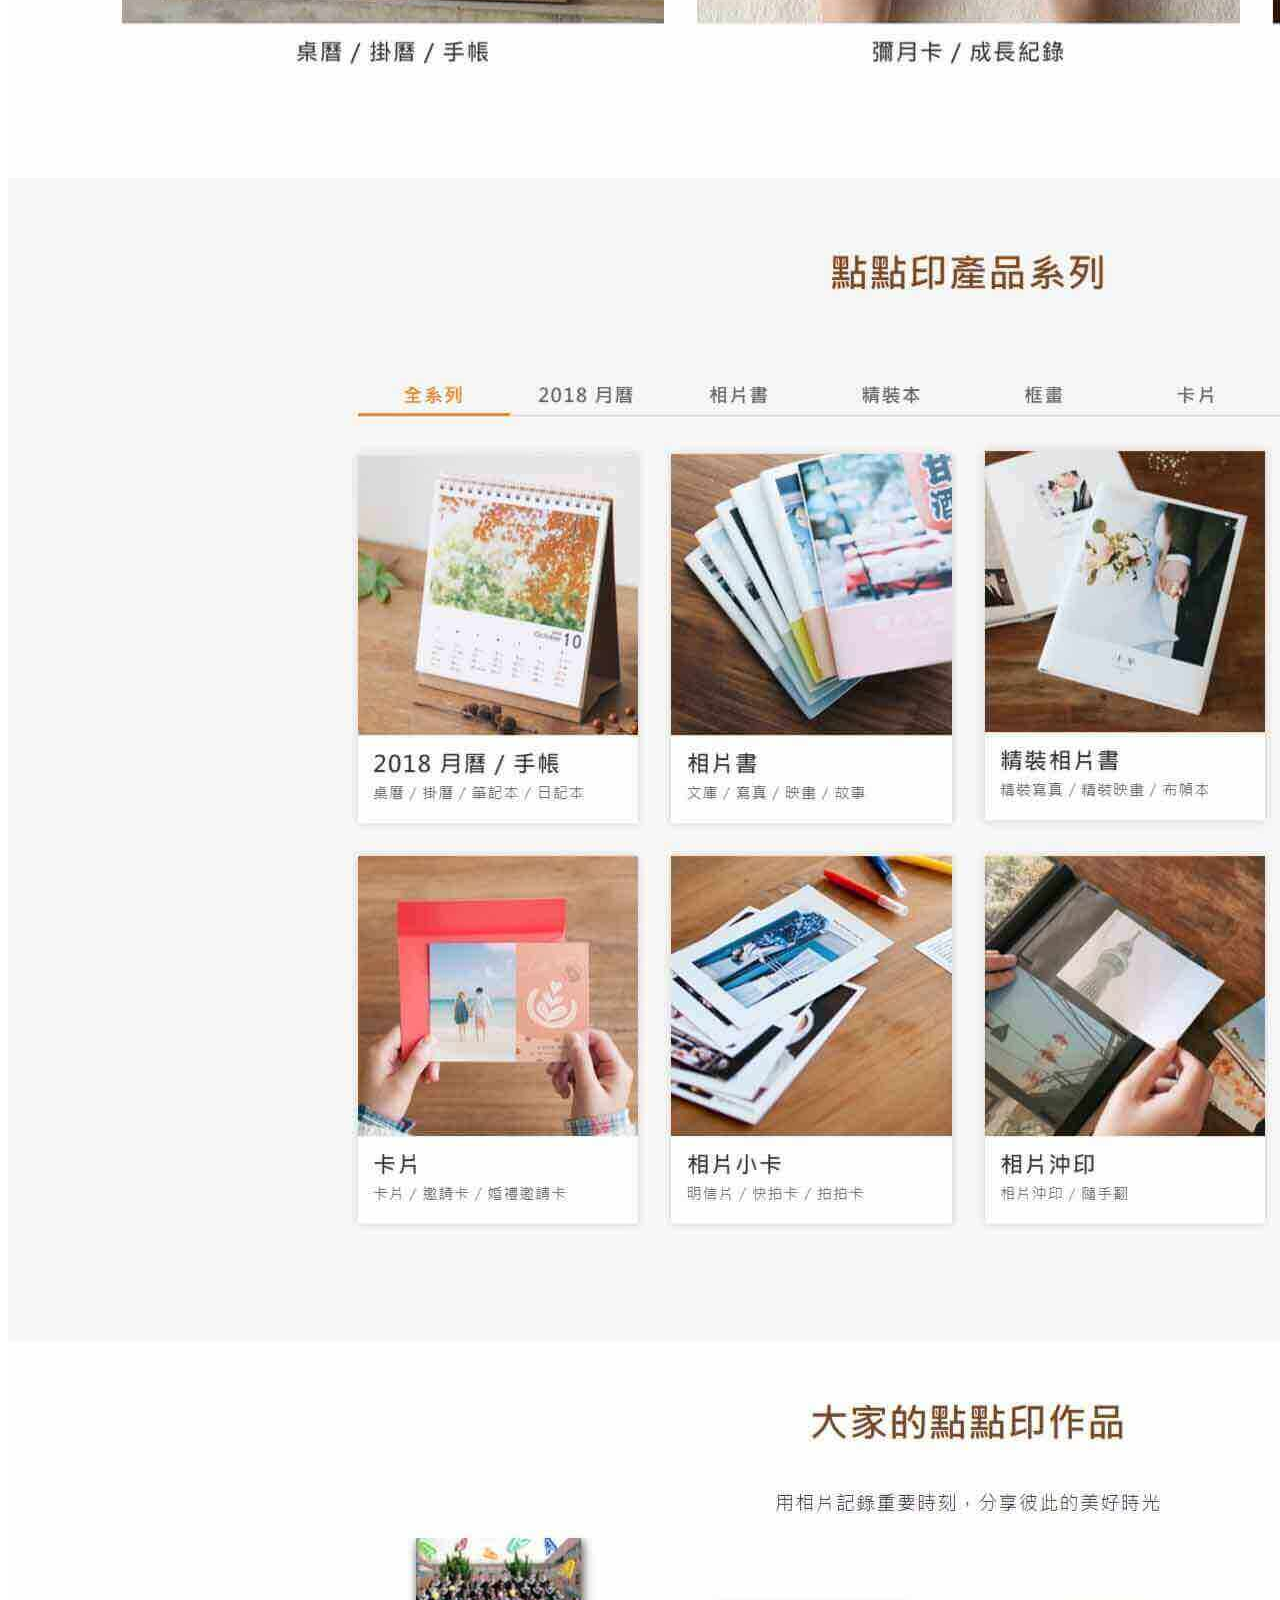
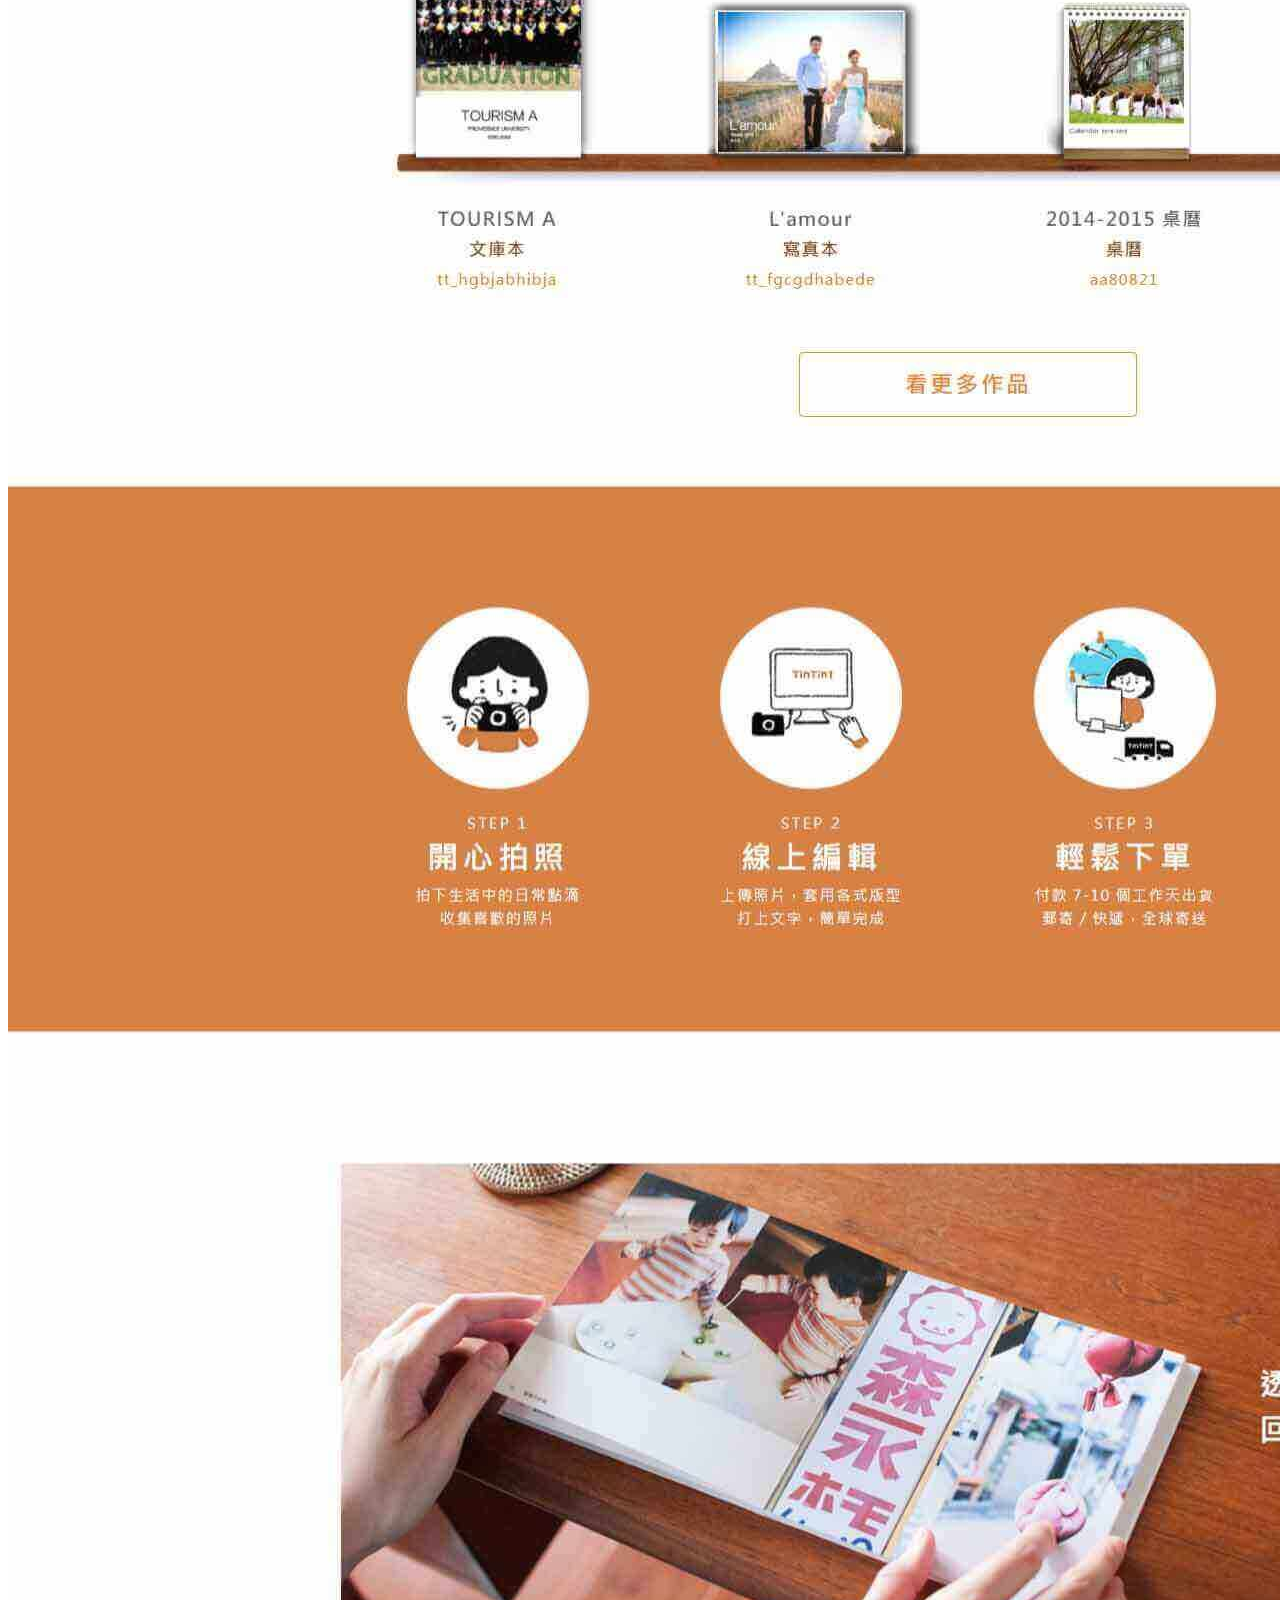
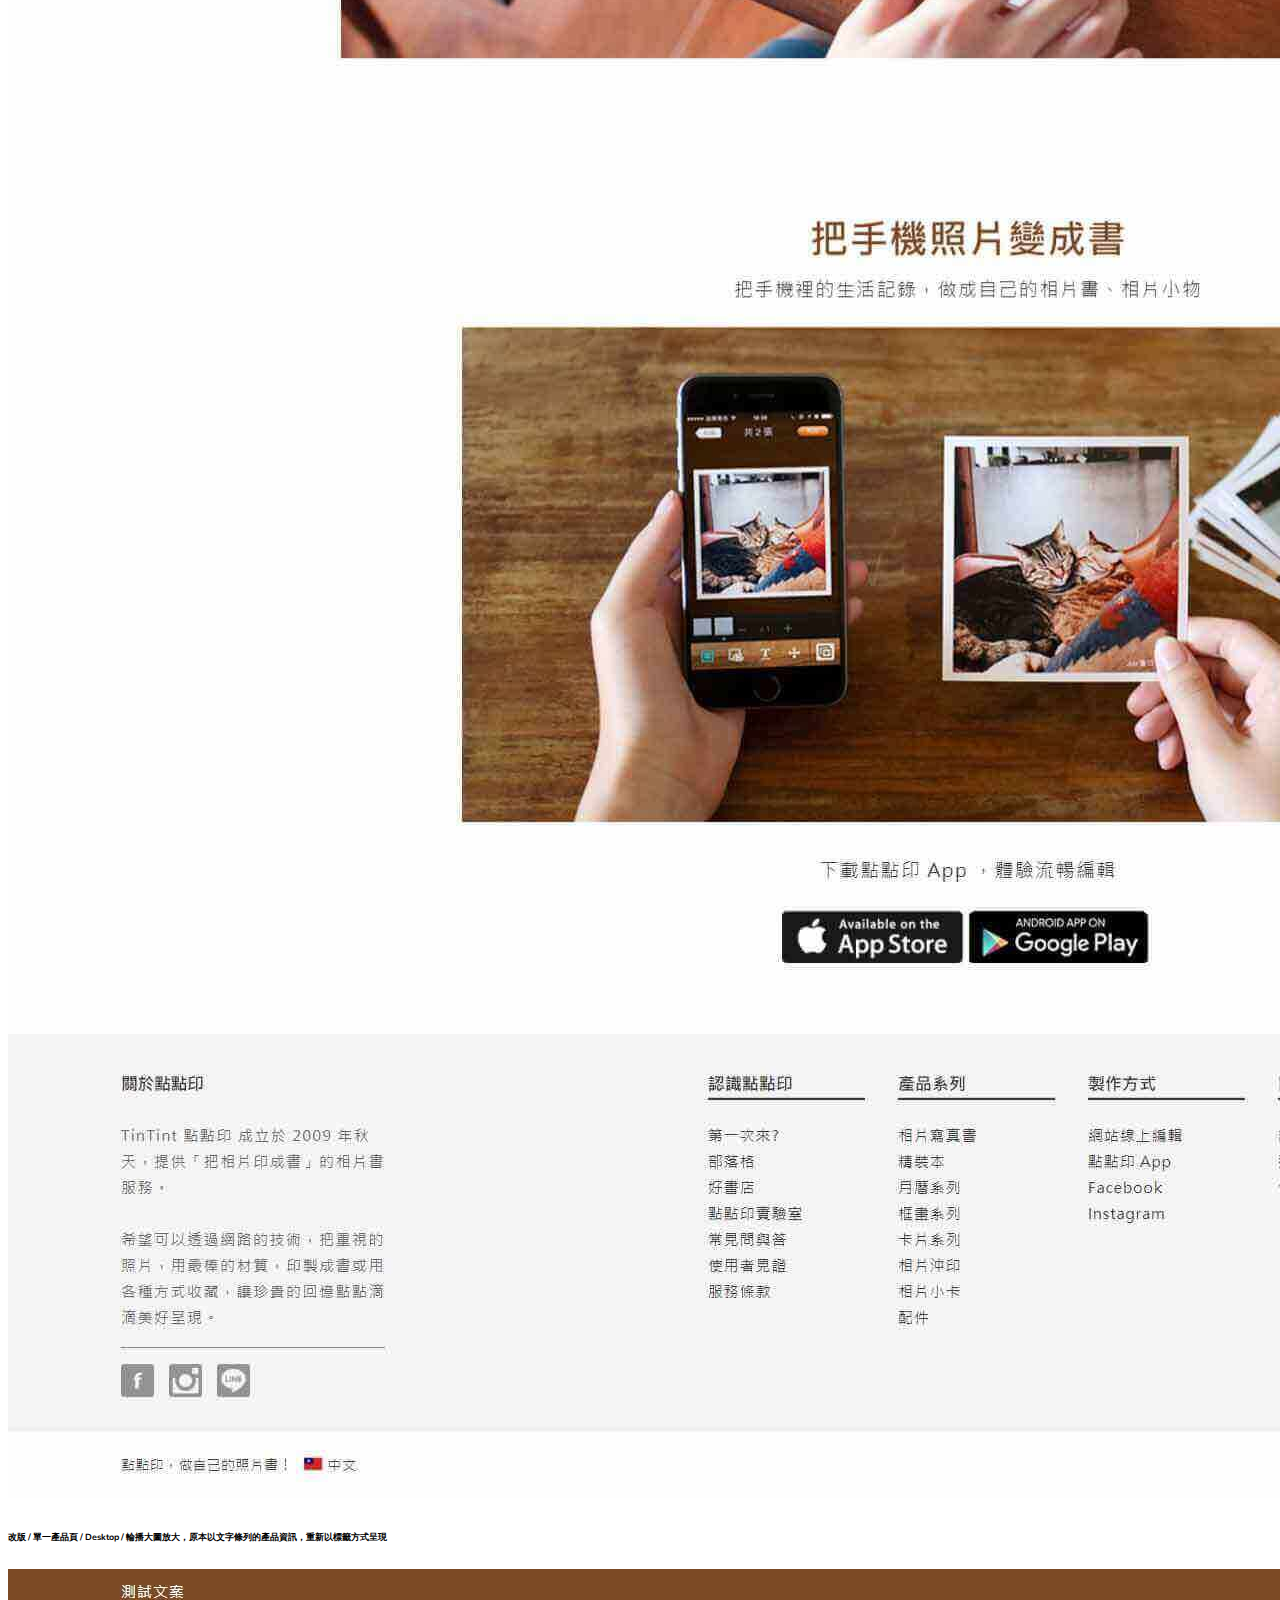
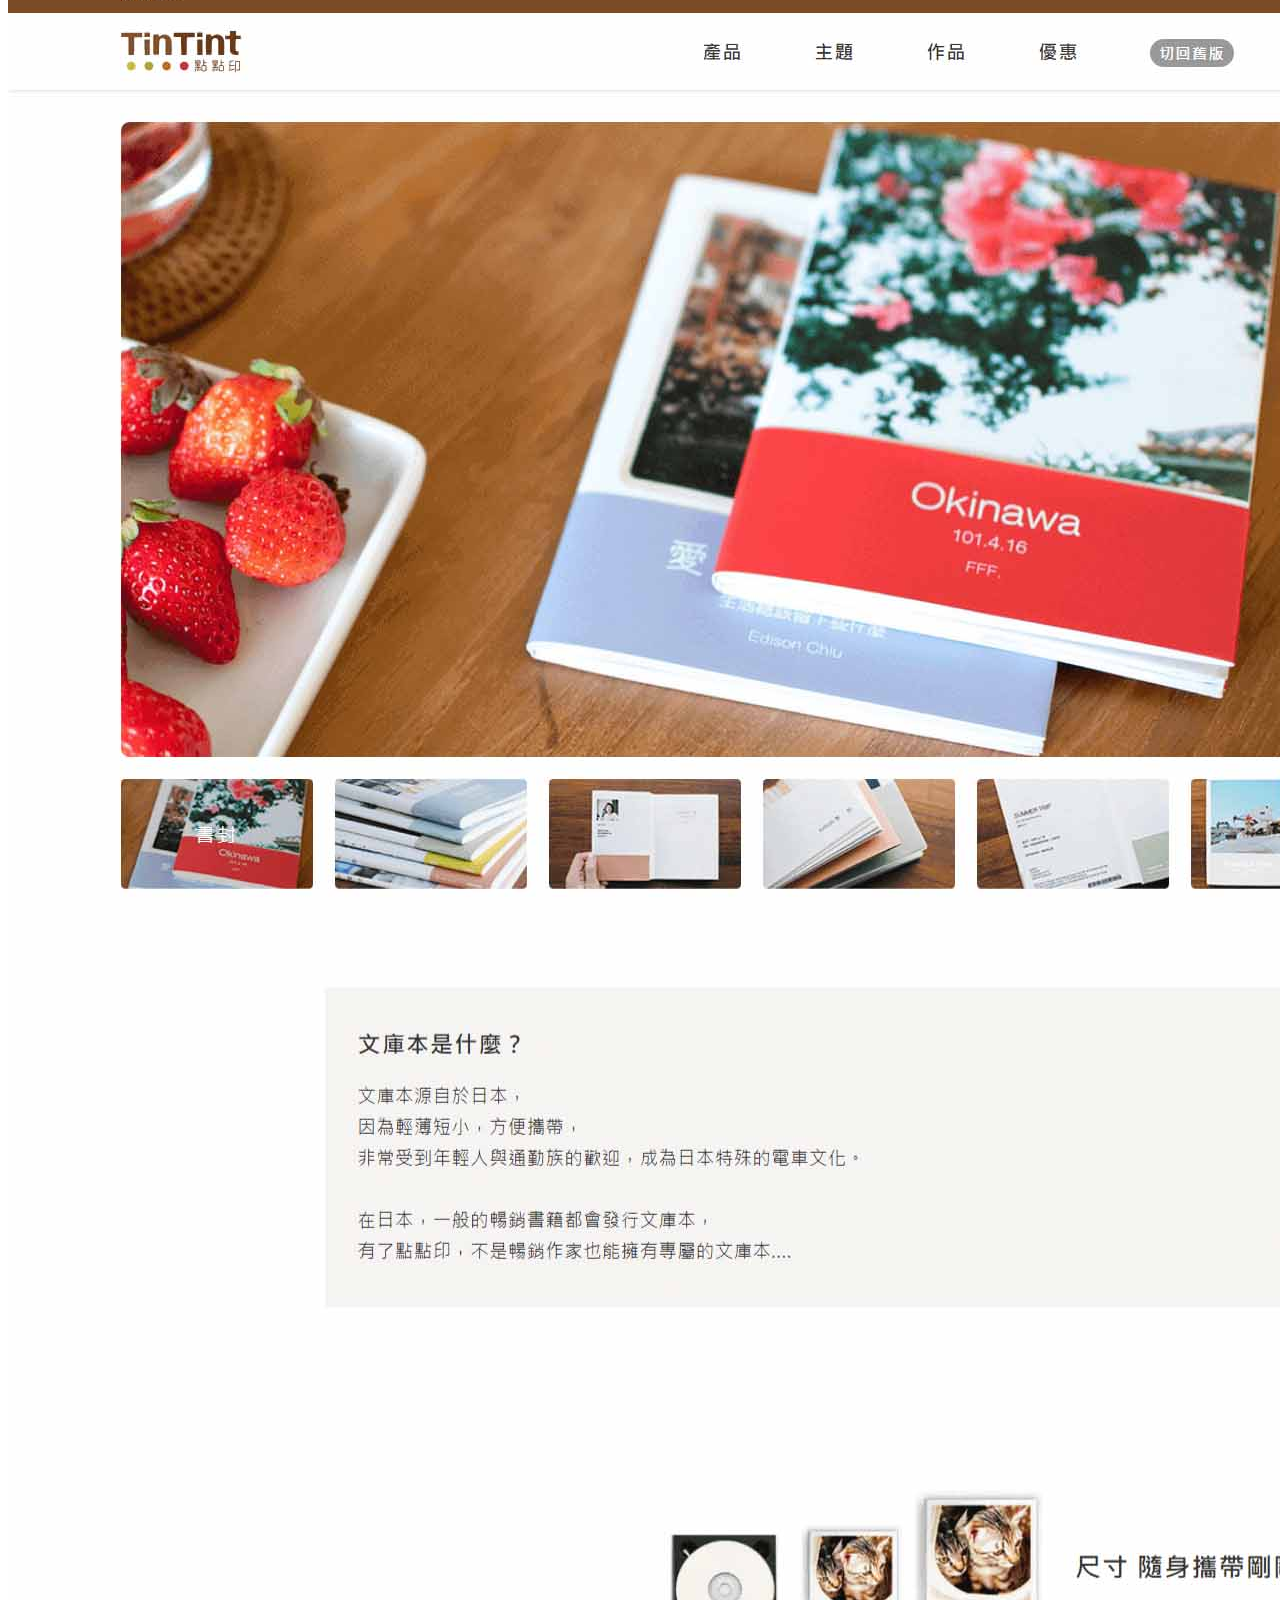
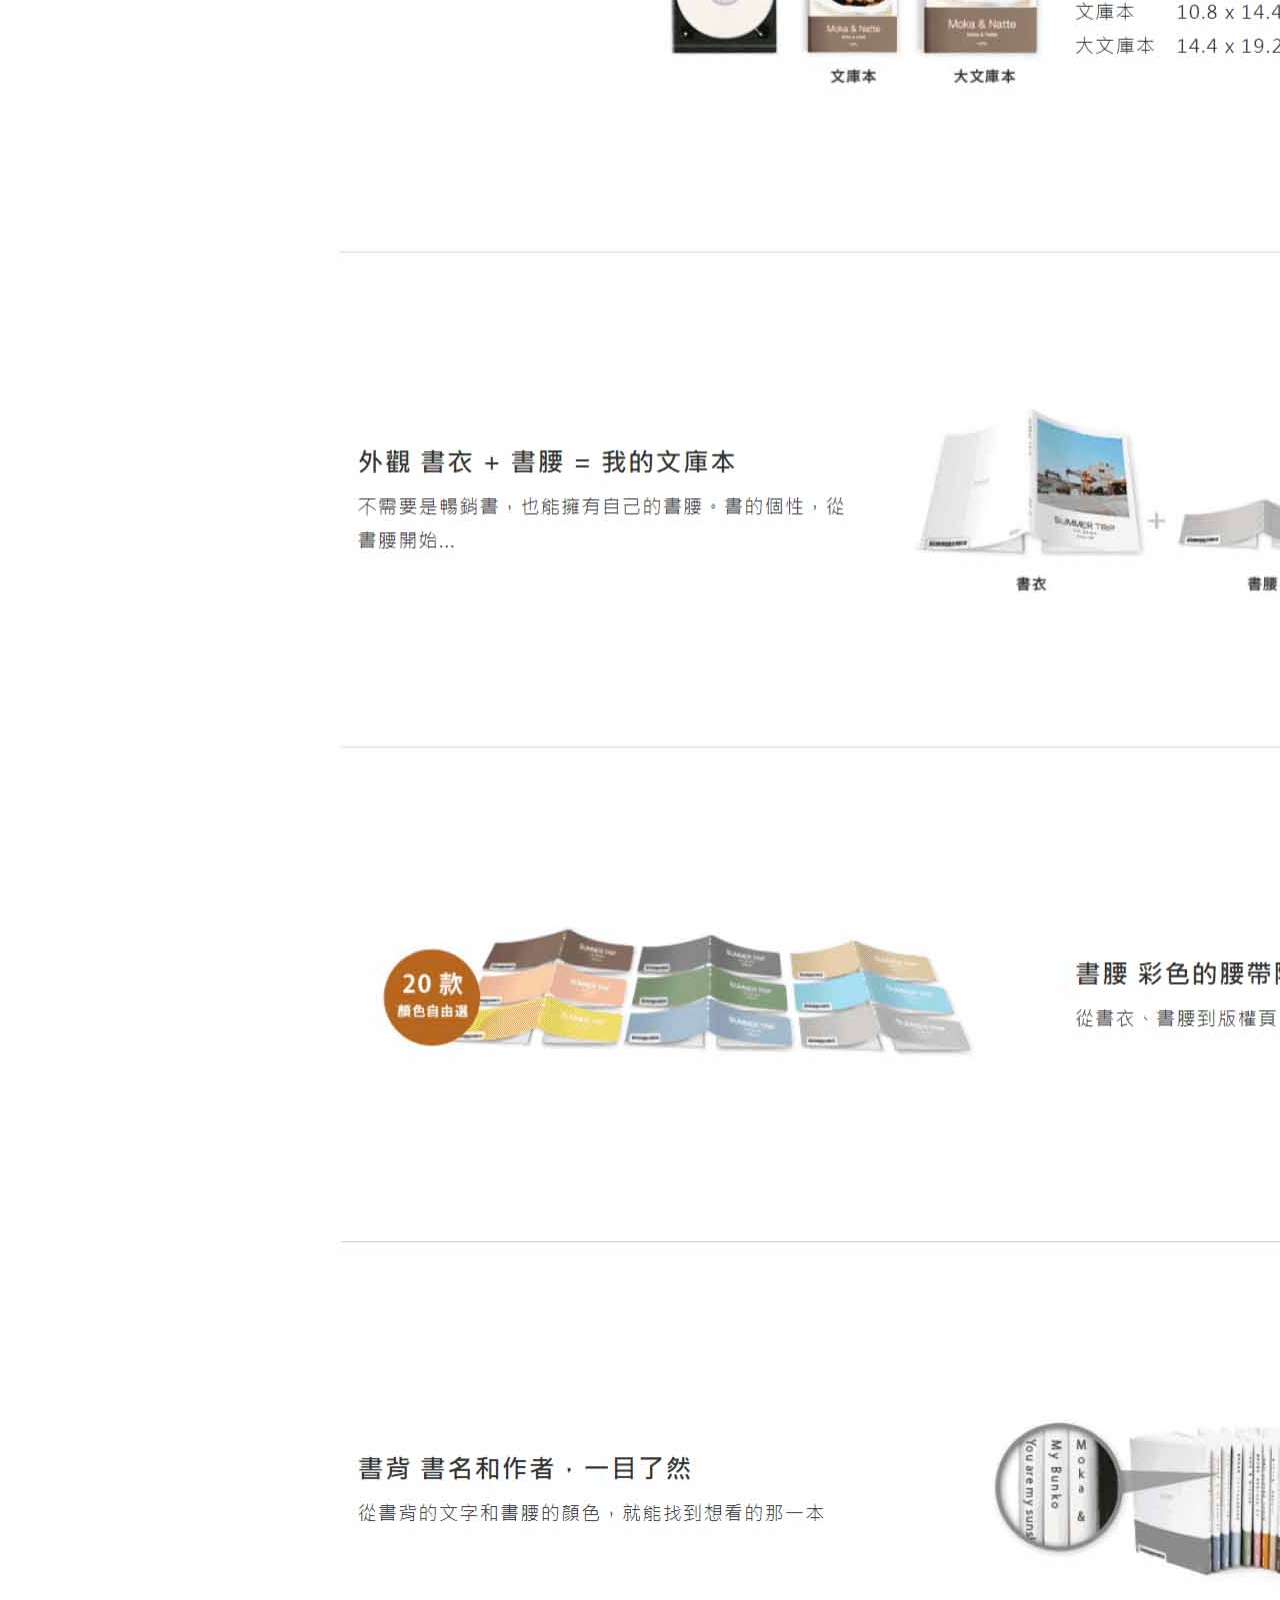
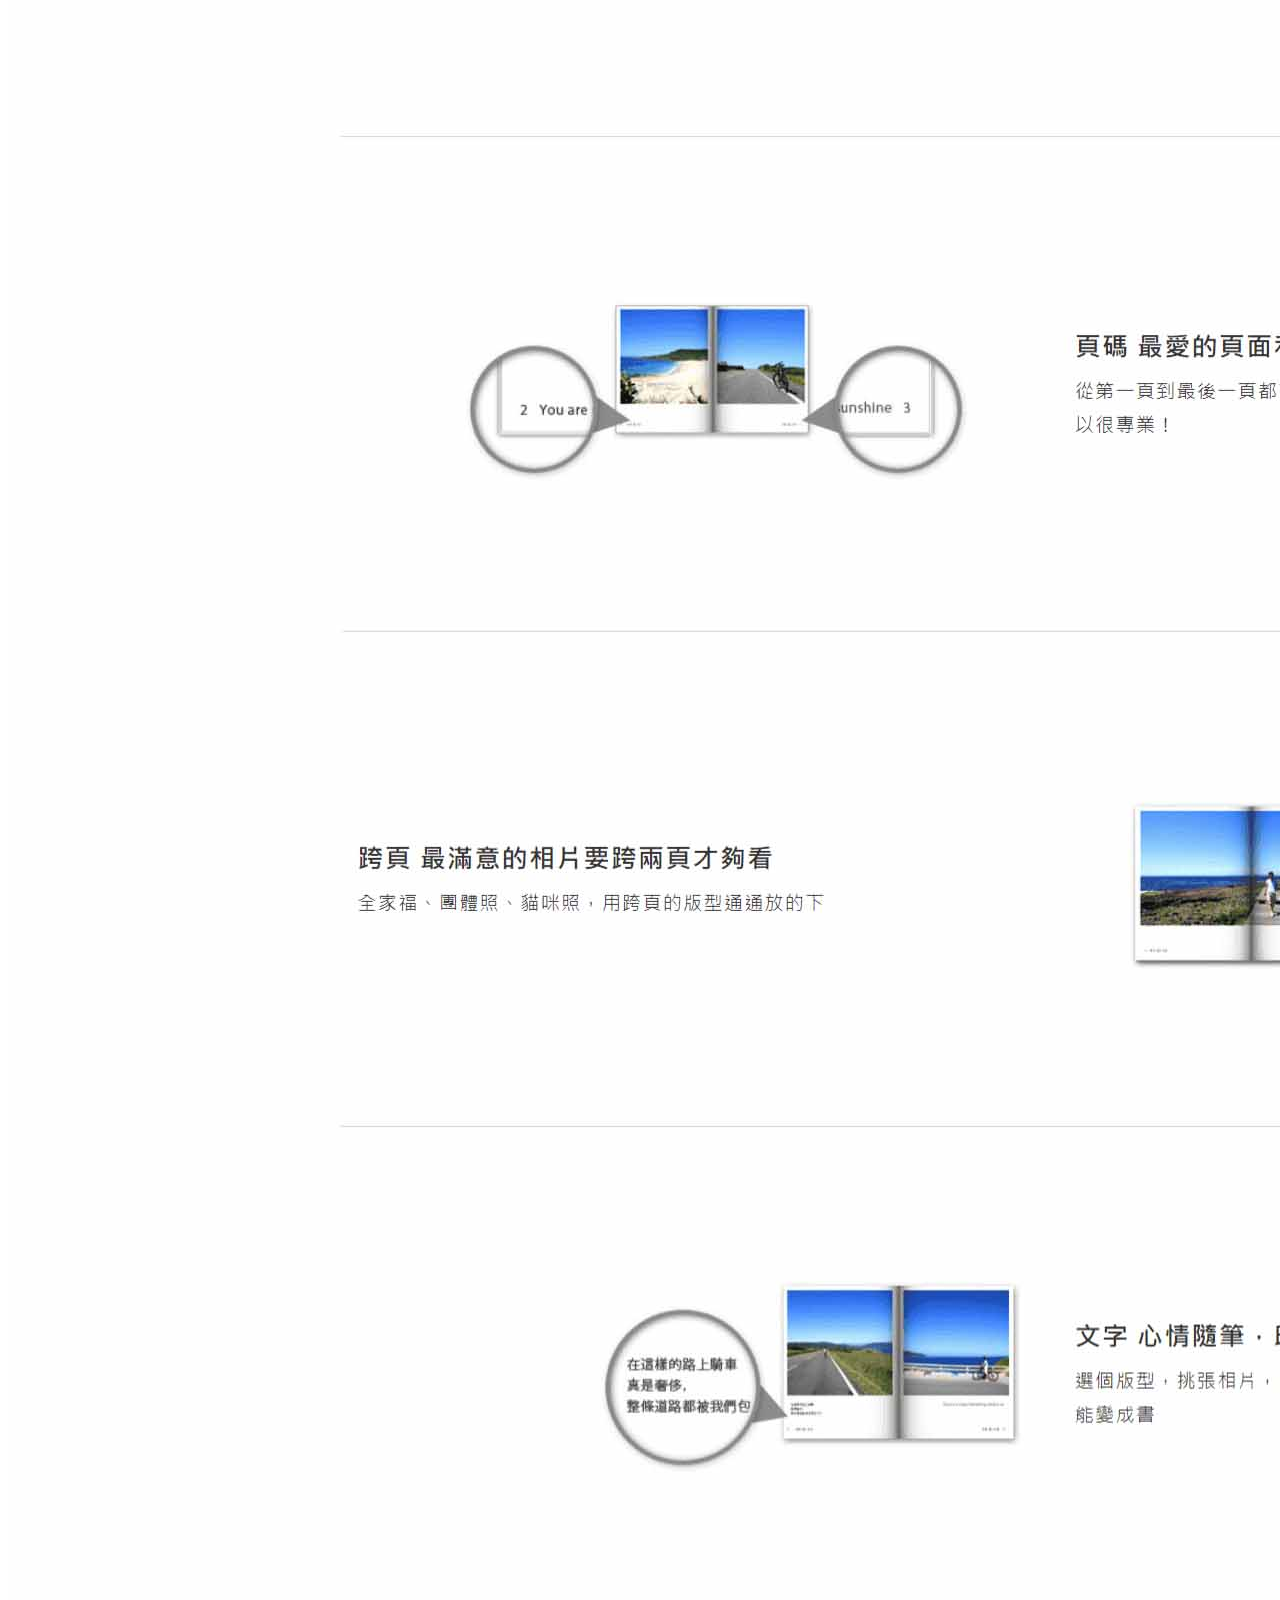
<file: work_tt_web.html>
<!doctype html>
<html lang="en">

<head>
    <title>Lan</title>
    <!-- Required meta tags -->
    <meta charset="utf-8">
    <meta name="viewport" content="width=device-width, initial-scale=1, shrink-to-fit=no">
    <!-- Bootstrap CSS -->
    <link rel="stylesheet" href="https://maxcdn.bootstrapcdn.com/bootstrap/4.0.0-beta.2/css/bootstrap.min.css" integrity="sha384-PsH8R72JQ3SOdhVi3uxftmaW6Vc51MKb0q5P2rRUpPvrszuE4W1povHYgTpBfshb" crossorigin="anonymous">
    <link href="https://use.fontawesome.com/releases/v5.0.2/css/all.css" rel="stylesheet">
    <!-- Other CSS -->
    <link rel="stylesheet" type="text/css" href="theme.css">
    <link href="https://use.fontawesome.com/releases/v5.0.2/css/all.css" rel="stylesheet">
    <link href="https://fonts.googleapis.com/css?family=Nunito" rel="stylesheet">
</head>

<body>
    <!-- Nav start-->
    <nav id="top" class="navbar navbar-expand-lg navbar-dark bg-main py-0">
        <div class="container">
            <a class="navbar-brand" href="index.html"><h1>Lan</h1></a>
            <button class="navbar-toggler" type="button" data-toggle="collapse" data-target="#navbarSupportedContent" aria-controls="navbarSupportedContent" aria-expanded="false" aria-label="Toggle navigation">
                <span class="navbar-toggler-icon"></span>
            </button>
            <div class="collapse navbar-collapse" id="navbarSupportedContent">
                <ul class="navbar-nav ml-auto">
                    <li class="nav-item">
                        <a class="nav-link" href="index.html#about">About <span class="sr-only">(current)</span></a>
                    </li>
                    <li class="nav-item">
                        <a class="nav-link" href="index.html#experience">Experience</a>
                    </li>
                    <li class="nav-item">
                        <a class="nav-link here" href="index.html#work">Work</a>
                    </li>
                </ul>
            </div>
        </div>
    </nav>
    <div class="container">
        <nav aria-label="breadcrumb">
            <ol class="breadcrumb pl-0">
                <li class="breadcrumb-item"><a href="index.html" class="text-main">Home</a></li>
                <li class="breadcrumb-item"><a href="index.html#work" class="text-main">Work</a></li>
                <li class="breadcrumb-item active" aria-current="page">TinTint 網站改版</li>
            </ol>
        </nav>
        <!--content start-->
        <h1 class="text-green">TinTint 網站改版</h1>
        <div class="row">
            <div class="col-md-12">
                <div class="mt-2 mb-4 text-secondary">
                    <small>
                    <span class="mr-3"><i class="fas fa-map-pin"></i> TinTint</span>
                    <span class="mr-3"><i class="far fa-calendar-alt"></i> 2017</span>
                    <span class="mr-3"><i class="fas fa-tag"></i></i> Web Design</span>
                    </small>
                </div>
                <article class="text-dark">
                    <p><a href="https://www.tintint.com/" class="text-main" target="new">「點點印」</a>網站重新設計，以主流程的三個頁面優先規劃：首頁 / 單一產品頁 / 產品系列頁。<br>為迎合使用者螢幕越來越大，以及配合多種裝置的需求，希望逐步將舊有框架：頁寬 980px 改為滿版，<br>原本電腦版與手機版分開設計、維護的架構，也逐步調整成 RWD。</p>
                    <ul>
                        <li>頁面內容規劃</li>
                        <li>Mockup</li>
                        <li>RWD 與 F2E 合作進行</li>
                        <li>CSS 調整</li>
                        <li><small>註：目前線上版本可能與提案版本不相符</small></li>
                    </ul>
                    <h6 class="text-secondary text-center"><small>改版前 / 首頁</small></h6>
                    <img class="img-fluid img-thumbnail" src="images/work/tt-index-before.jpg">
                    <h6 class="text-secondary mt-5 text-center"><small>改版 / 首頁 / Desktop</small></h6>
                    <img class="img-fluid img-thumbnail" src="images/work/tt-index.jpg">
                    <h6 class="text-secondary mt-5 text-center"><small>改版 / 單一產品頁 / Desktop / 輪播大圖放大，原本以文字條列的產品資訊，重新以標籤方式呈現</small></h6>
                    <img class="img-fluid img-thumbnail" src="images/work/tt-product.jpg">
                    <h6 class="text-secondary mt-5 text-center"><small>改版 / 單一產品頁 / Mobile</small></h6>
                    <div class="text-center"><img class="img-fluid img-thumbnail img-w50" src="images/work/tt-product-mobile.jpg"></div>
                    <h6 class="text-secondary mt-5 text-center"><small>新設計 / 產品系列頁 / Desktop / 隨著產品線的增加，需要產品系列頁來介紹各個系列的特色</small></h6>
                    <img class="img-fluid img-thumbnail" src="images/work/tt-product-series.jpg">
                </article>
            </div>
        </div>
    </div>
    <!--content end-->
    <div class="container">
        <div class="d-flex">
            <a href="work_tt_store.html" class="btn btn-outline-main mt-5 mx-0"><i class="fas fa-caret-left"></i> 上一個作品</a>
            <a href="work_tt_events.html" class="btn btn-outline-main mt-5 mx-0 ml-auto">下一個作品 <i class="fas fa-caret-right"></i></a>
        </div>
    </div>
    <footer class="bg-green py-0 mt-5 clearfix">
        <div class="container text-white text-center">
            <p class="m-0 py-3">© Lan. All rights reserved.</p>
        </div>
    </footer>
    <a href="#top" class="scrollTop">
        <div id="goTop" class="d-none d-sm-block" style="bottom:70px;"><i class="fas fa-caret-up text-white"></i></div>
    </a>
    <!-- Optional JavaScript -->
    <!-- jQuery first, then Popper.js, then Bootstrap JS -->
    <script src="https://code.jquery.com/jquery-3.2.1.slim.min.js" integrity="sha384-KJ3o2DKtIkvYIK3UENzmM7KCkRr/rE9/Qpg6aAZGJwFDMVNA/GpGFF93hXpG5KkN" crossorigin="anonymous"></script>
    <script src="https://cdnjs.cloudflare.com/ajax/libs/popper.js/1.12.3/umd/popper.min.js" integrity="sha384-vFJXuSJphROIrBnz7yo7oB41mKfc8JzQZiCq4NCceLEaO4IHwicKwpJf9c9IpFgh" crossorigin="anonymous"></script>
    <script src="https://maxcdn.bootstrapcdn.com/bootstrap/4.0.0-beta.2/js/bootstrap.min.js" integrity="sha384-alpBpkh1PFOepccYVYDB4do5UnbKysX5WZXm3XxPqe5iKTfUKjNkCk9SaVuEZflJ" crossorigin="anonymous"></script>
    <!-- Parallax Scrolling -->
    <script src='https://cdnjs.cloudflare.com/ajax/libs/jquery/3.1.0/jquery.min.js'></script>
    <script src="js/scrolling.js"></script>
</body>
</file>
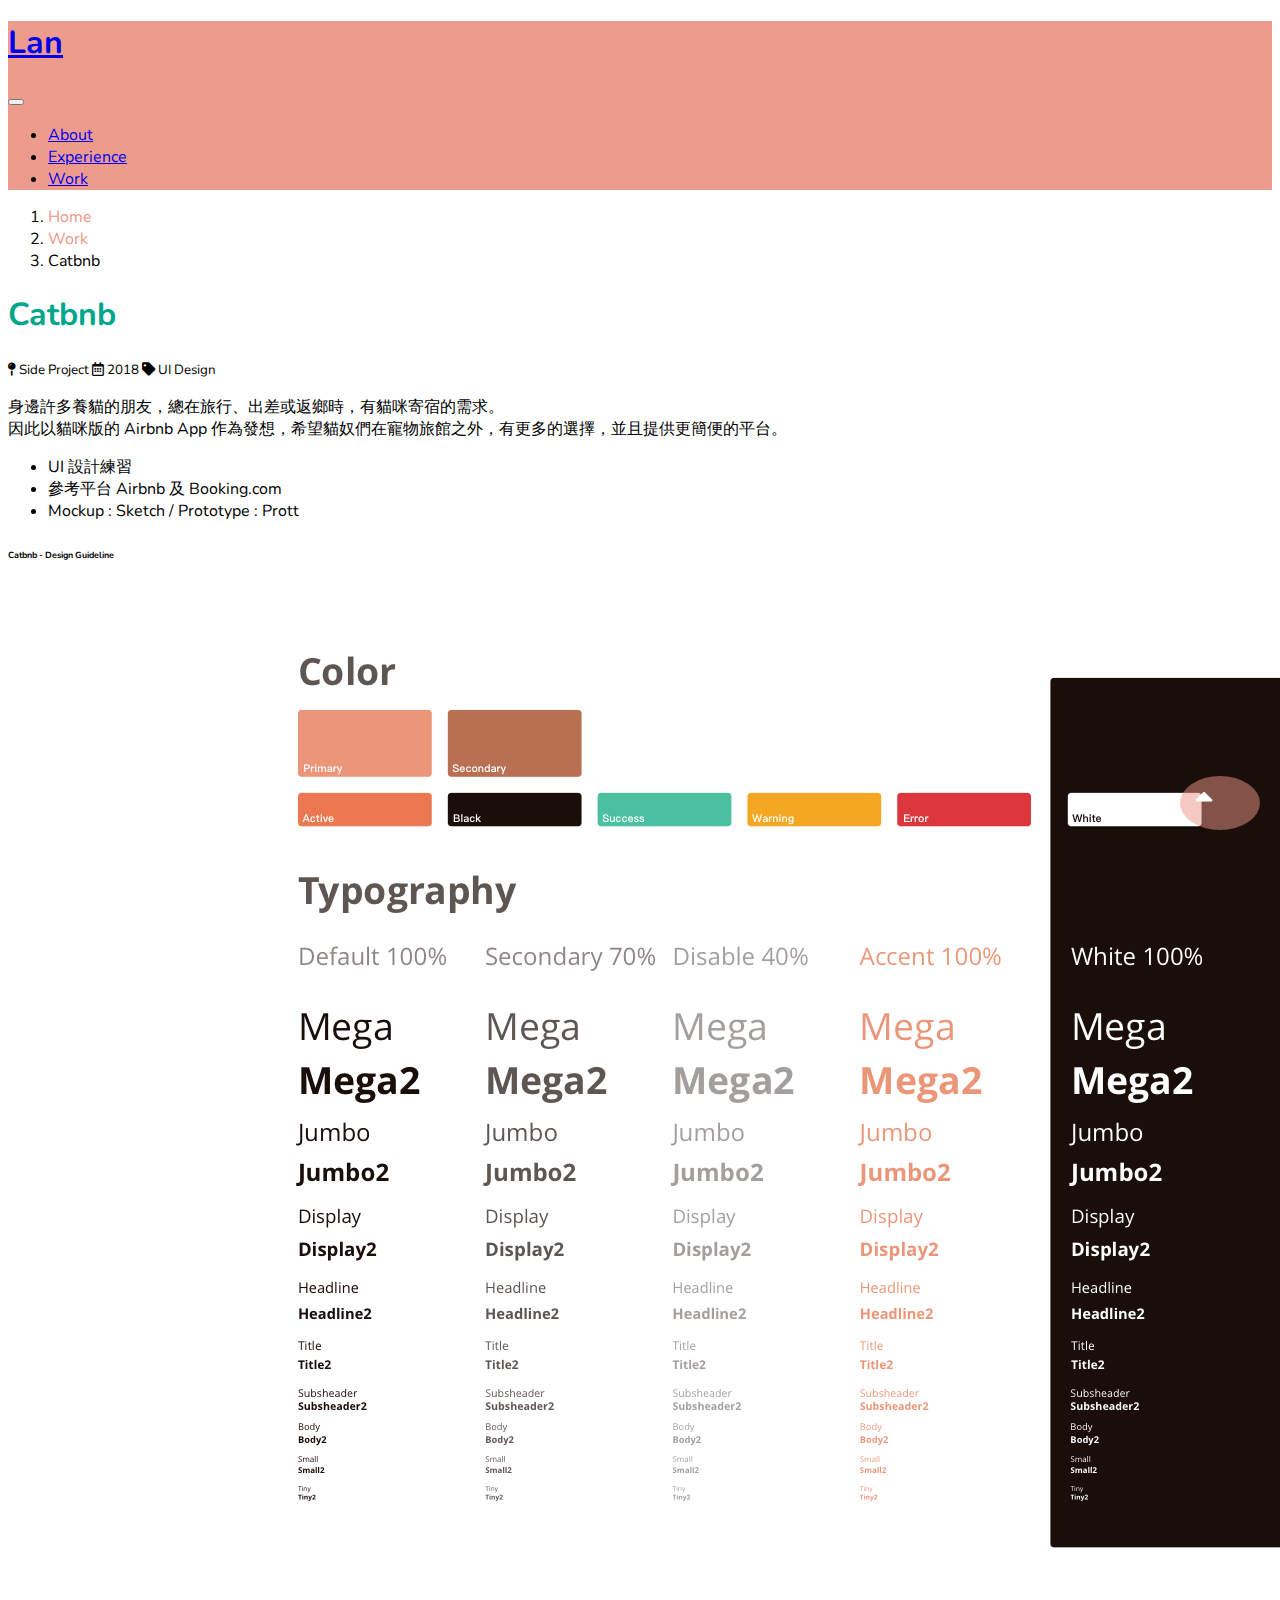
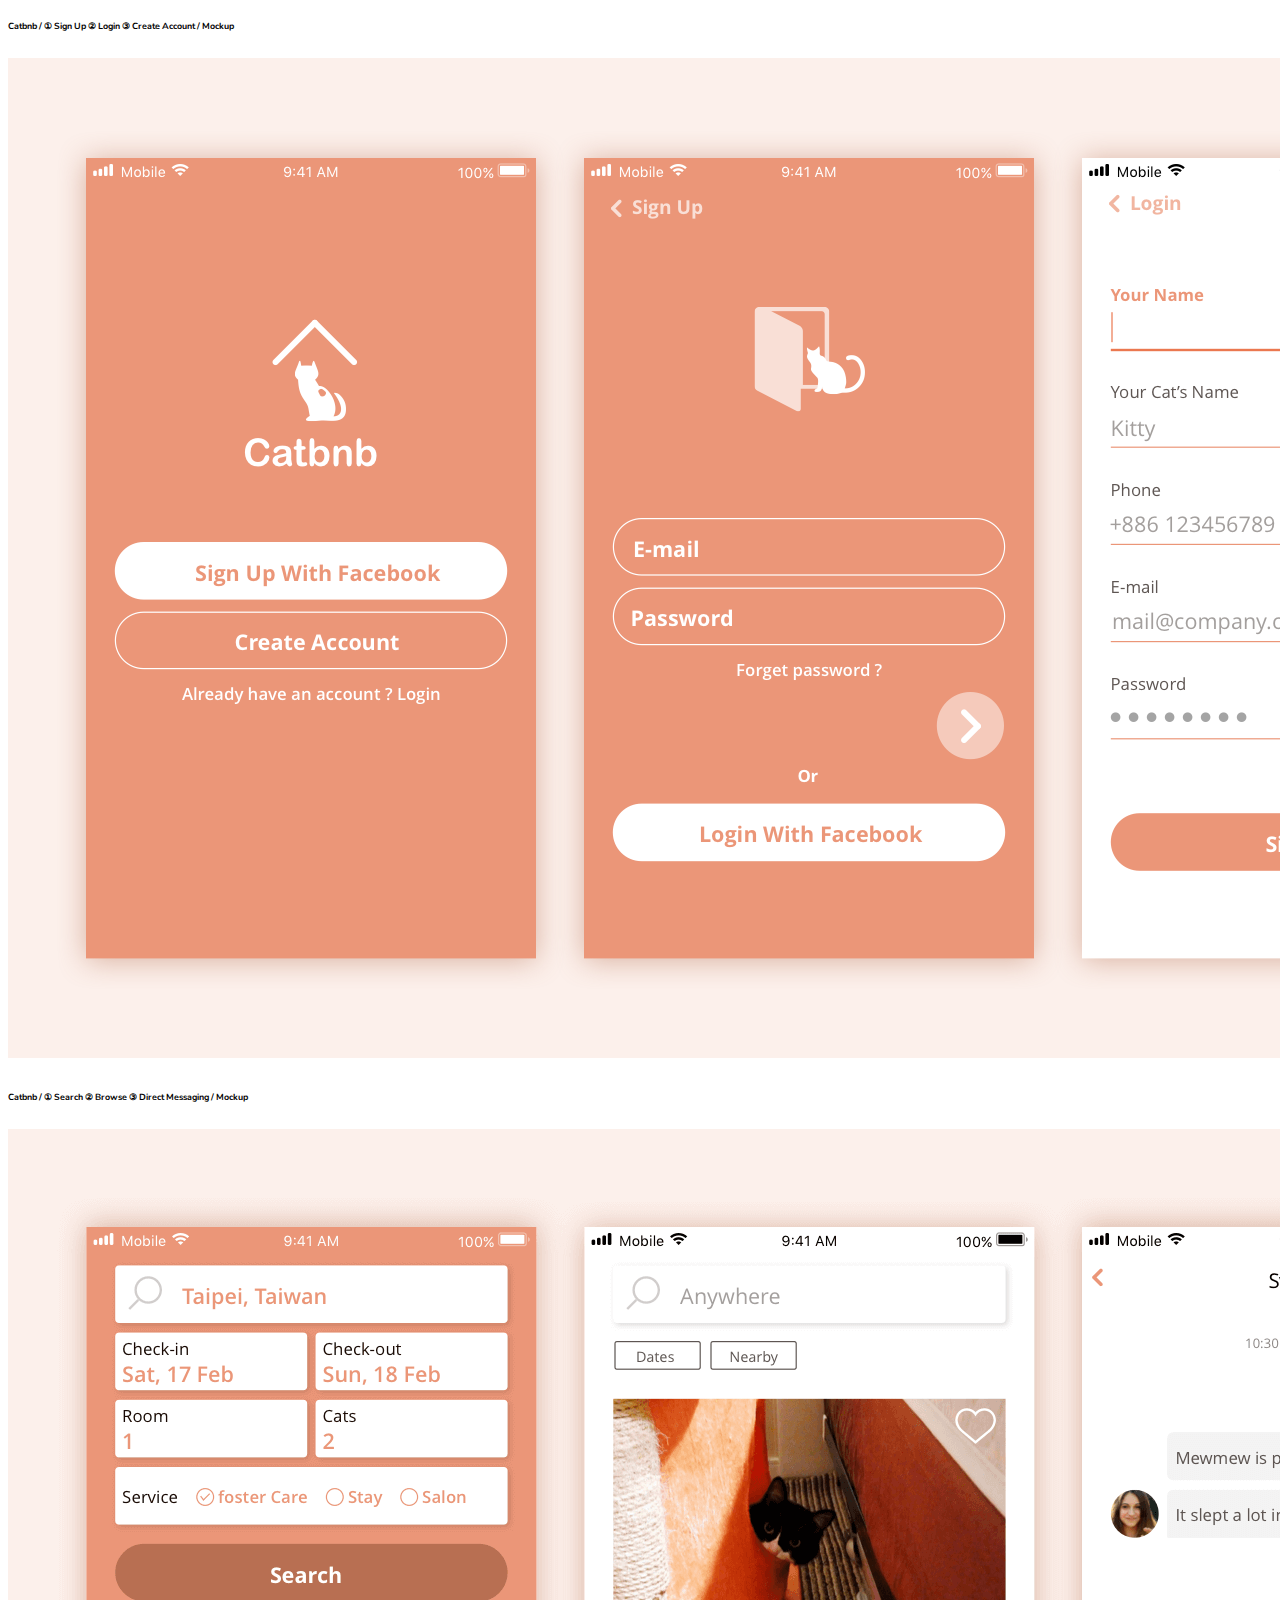
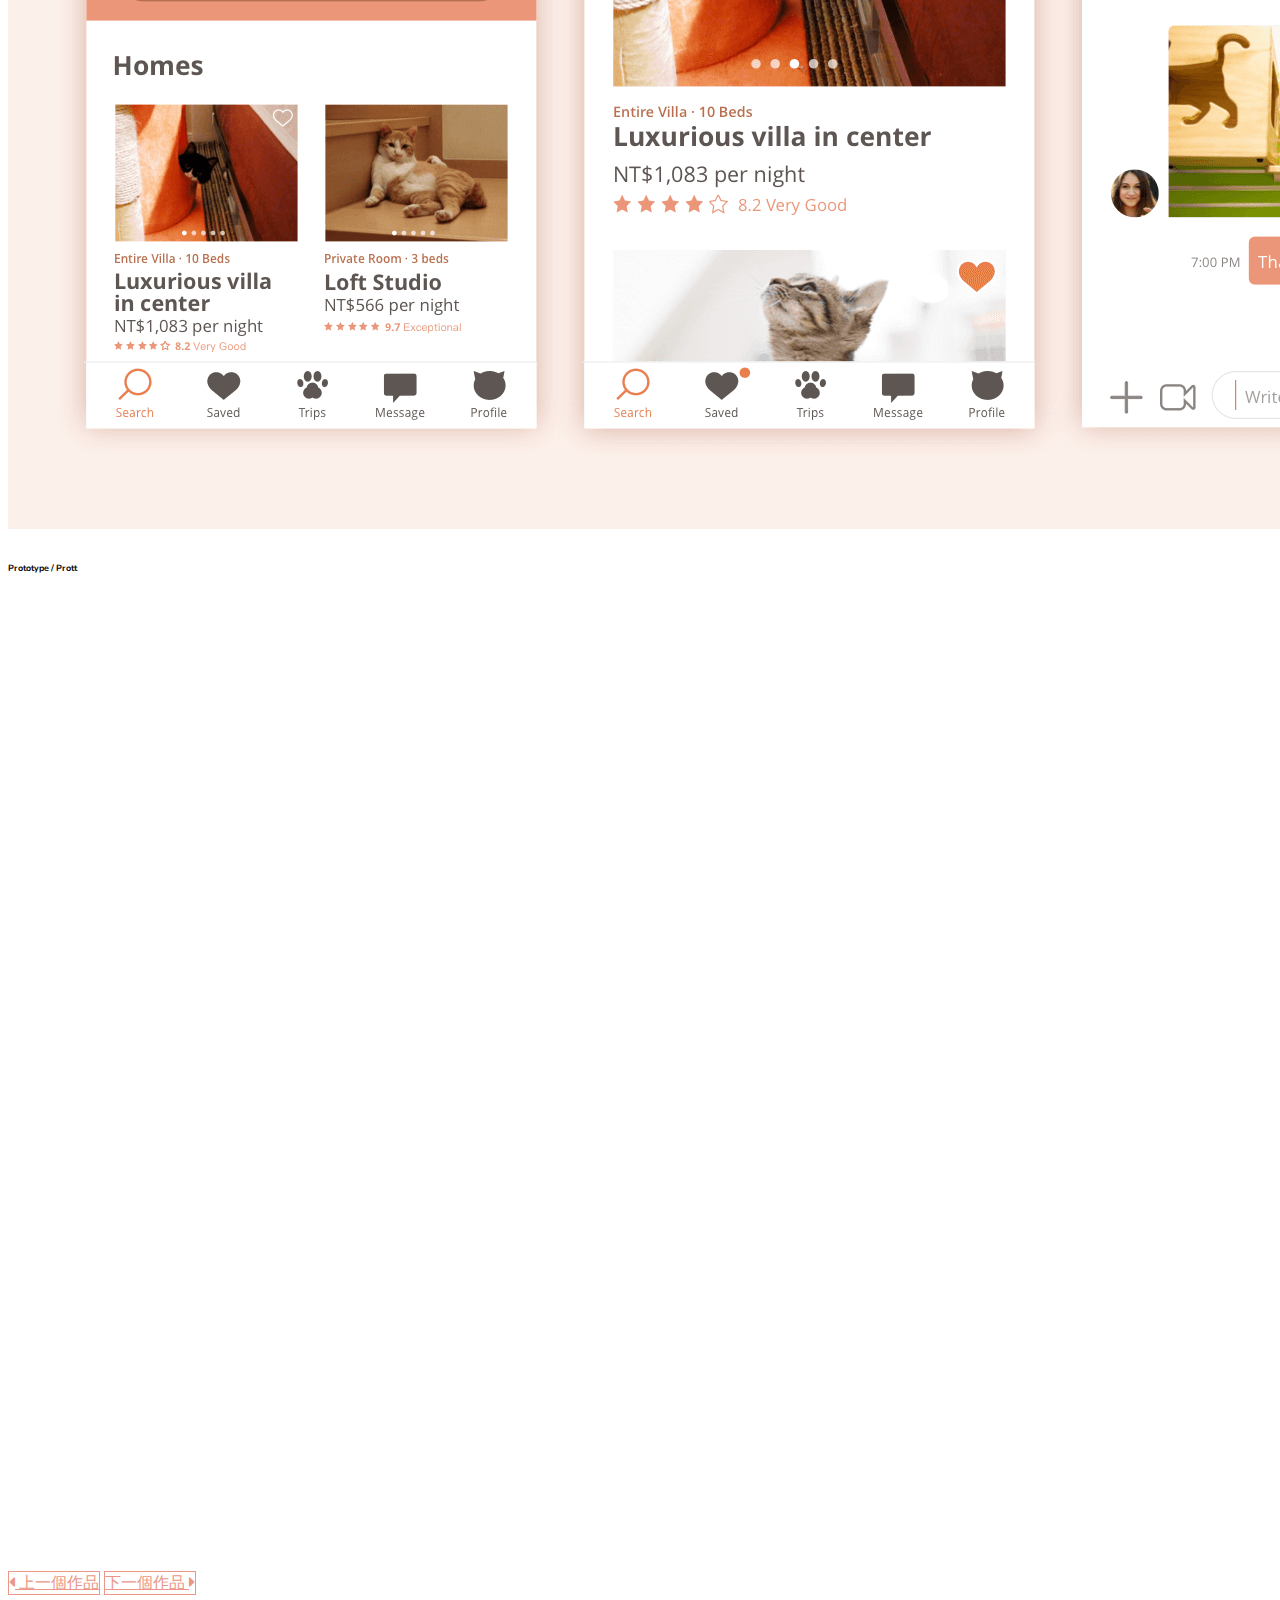
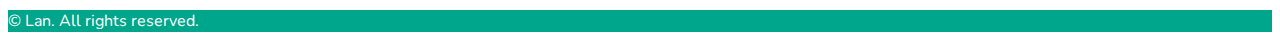
<file: work_ui_catbnb.html>
<!doctype html>
<html lang="en">

<head>
    <title>Lan</title>
    <!-- Required meta tags -->
    <meta charset="utf-8">
    <meta name="viewport" content="width=device-width, initial-scale=1, shrink-to-fit=no">
    <!-- Bootstrap CSS -->
    <link rel="stylesheet" href="https://maxcdn.bootstrapcdn.com/bootstrap/4.0.0-beta.2/css/bootstrap.min.css" integrity="sha384-PsH8R72JQ3SOdhVi3uxftmaW6Vc51MKb0q5P2rRUpPvrszuE4W1povHYgTpBfshb" crossorigin="anonymous">
    <link href="https://use.fontawesome.com/releases/v5.0.2/css/all.css" rel="stylesheet">
    <!-- Other CSS -->
    <link rel="stylesheet" type="text/css" href="theme.css">
    <link href="https://use.fontawesome.com/releases/v5.0.2/css/all.css" rel="stylesheet">
    <link href="https://fonts.googleapis.com/css?family=Nunito" rel="stylesheet">
</head>

<body>
    <!-- Nav start-->
    <nav id="top" class="navbar navbar-expand-lg navbar-dark bg-main py-0">
        <div class="container">
            <a class="navbar-brand" href="index.html"><h1>Lan</h1></a>
            <button class="navbar-toggler" type="button" data-toggle="collapse" data-target="#navbarSupportedContent" aria-controls="navbarSupportedContent" aria-expanded="false" aria-label="Toggle navigation">
                <span class="navbar-toggler-icon"></span>
            </button>
            <div class="collapse navbar-collapse" id="navbarSupportedContent">
                <ul class="navbar-nav ml-auto">
                    <li class="nav-item">
                        <a class="nav-link" href="index.html#about">About <span class="sr-only">(current)</span></a>
                    </li>
                    <li class="nav-item">
                        <a class="nav-link" href="index.html#experience">Experience</a>
                    </li>
                    <li class="nav-item">
                        <a class="nav-link" href="index.html#work">Work</a>
                    </li>
                </ul>
            </div>
        </div>
    </nav>
    <div class="container">
        <nav aria-label="breadcrumb">
            <ol class="breadcrumb pl-0">
                <li class="breadcrumb-item"><a href="index.html" class="text-main">Home</a></li>
                <li class="breadcrumb-item"><a href="index.html#work" class="text-main">Work</a></li>
                <li class="breadcrumb-item active" aria-current="page">Catbnb</li>
            </ol>
        </nav>
        <!--content start-->
        <h1 class="text-green">Catbnb</h1>
        <div class="row">
            <div class="col-md-12">
                <div class="mt-2 mb-4 text-secondary">
                    <small>
                    <span class="mr-3"><i class="fas fa-map-pin"></i> Side Project</span>
                    <span class="mr-3"><i class="far fa-calendar-alt"></i> 2018</span>
                    <span class="mr-3"><i class="fas fa-tag"></i></i> UI Design</span>
                    </small>
                </div>
                <article class="text-dark">
                    <p>身邊許多養貓的朋友，總在旅行、出差或返鄉時，有貓咪寄宿的需求。
                        <br>因此以貓咪版的 Airbnb App 作為發想，希望貓奴們在寵物旅館之外，有更多的選擇，並且提供更簡便的平台。</p>
                    <ul>
                        <li>UI 設計練習</li>
                        <li>參考平台 Airbnb 及 Booking.com </li>
                        <li>Mockup : Sketch / Prototype : Prott</li>
                    </ul>
                    <h6 class="text-secondary text-center"><small>Catbnb - Design Guideline</small></h6>
                    <img class="img-fluid img-thumbnail" src="images/work/ui-catbnb-guideline.png">
                    <h6 class="text-secondary mt-5 text-center"><small>Catbnb / ① Sign Up  ② Login ③ Create Account / Mockup </small></h6>
                    <img class="img-fluid img-thumbnail" src="images/work/ui-catbnb-01.png">
                    <h6 class="text-secondary mt-5 text-center"><small>Catbnb / ① Search  ② Browse ③ Direct Messaging / Mockup </small></h6>
                    <img class="img-fluid" src="images/work/ui-catbnb-02.png">
                    <h6 class="text-secondary mt-5 text-center"><small>Prototype / Prott</small></h6>
                    <div class="text-center"><iframe src="https://prottapp.com/e/e9a1a1" width="432" height="966" frameborder="0"></iframe></div>
                </article>
            </div>
        </div>
    </div>
    <!--content end-->
    <div class="container">
        <div class="d-flex">
            <a href="work_books_banner.html" class="btn btn-outline-main mt-5 mx-0"><i class="fas fa-caret-left"></i> 上一個作品</a>
            <a href="work_illustration.html" class="btn btn-outline-main mt-5 mx-0 ml-auto">下一個作品 <i class="fas fa-caret-right"></i></a>
        </div>
    </div>
    <footer class="bg-green py-0 mt-5 clearfix">
        <div class="container text-white text-center">
            <p class="m-0 py-3">© Lan. All rights reserved.</p>
        </div>
    </footer>
    <a href="#top" class="scrollTop">
        <div id="goTop" class="d-none d-sm-block" style="bottom:70px;"><i class="fas fa-caret-up text-white"></i></div>
    </a>
    <!-- Optional JavaScript -->
    <!-- jQuery first, then Popper.js, then Bootstrap JS -->
    <script src="https://code.jquery.com/jquery-3.2.1.slim.min.js" integrity="sha384-KJ3o2DKtIkvYIK3UENzmM7KCkRr/rE9/Qpg6aAZGJwFDMVNA/GpGFF93hXpG5KkN" crossorigin="anonymous"></script>
    <script src="https://cdnjs.cloudflare.com/ajax/libs/popper.js/1.12.3/umd/popper.min.js" integrity="sha384-vFJXuSJphROIrBnz7yo7oB41mKfc8JzQZiCq4NCceLEaO4IHwicKwpJf9c9IpFgh" crossorigin="anonymous"></script>
    <script src="https://maxcdn.bootstrapcdn.com/bootstrap/4.0.0-beta.2/js/bootstrap.min.js" integrity="sha384-alpBpkh1PFOepccYVYDB4do5UnbKysX5WZXm3XxPqe5iKTfUKjNkCk9SaVuEZflJ" crossorigin="anonymous"></script>
    <!-- Parallax Scrolling -->
    <script src='https://cdnjs.cloudflare.com/ajax/libs/jquery/3.1.0/jquery.min.js'></script>
    <script src="js/scrolling.js"></script>
</body>
</file>
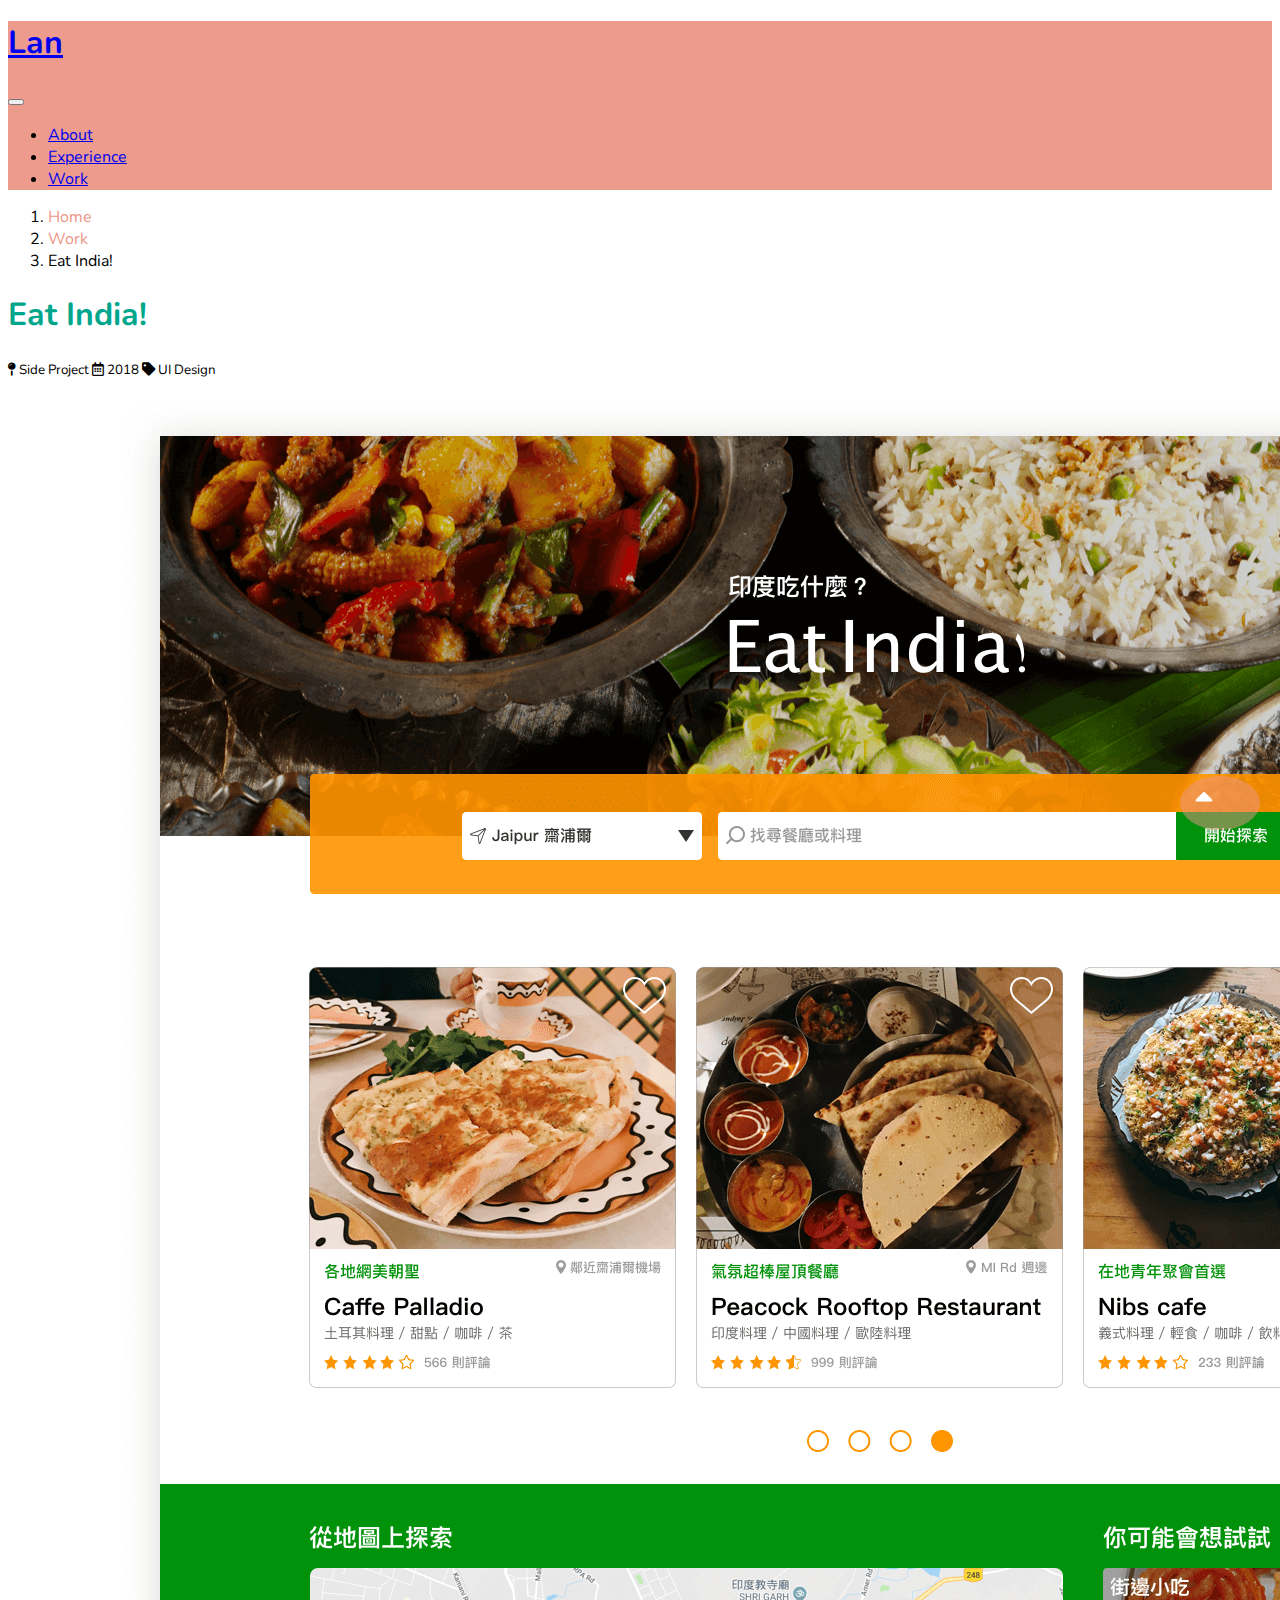
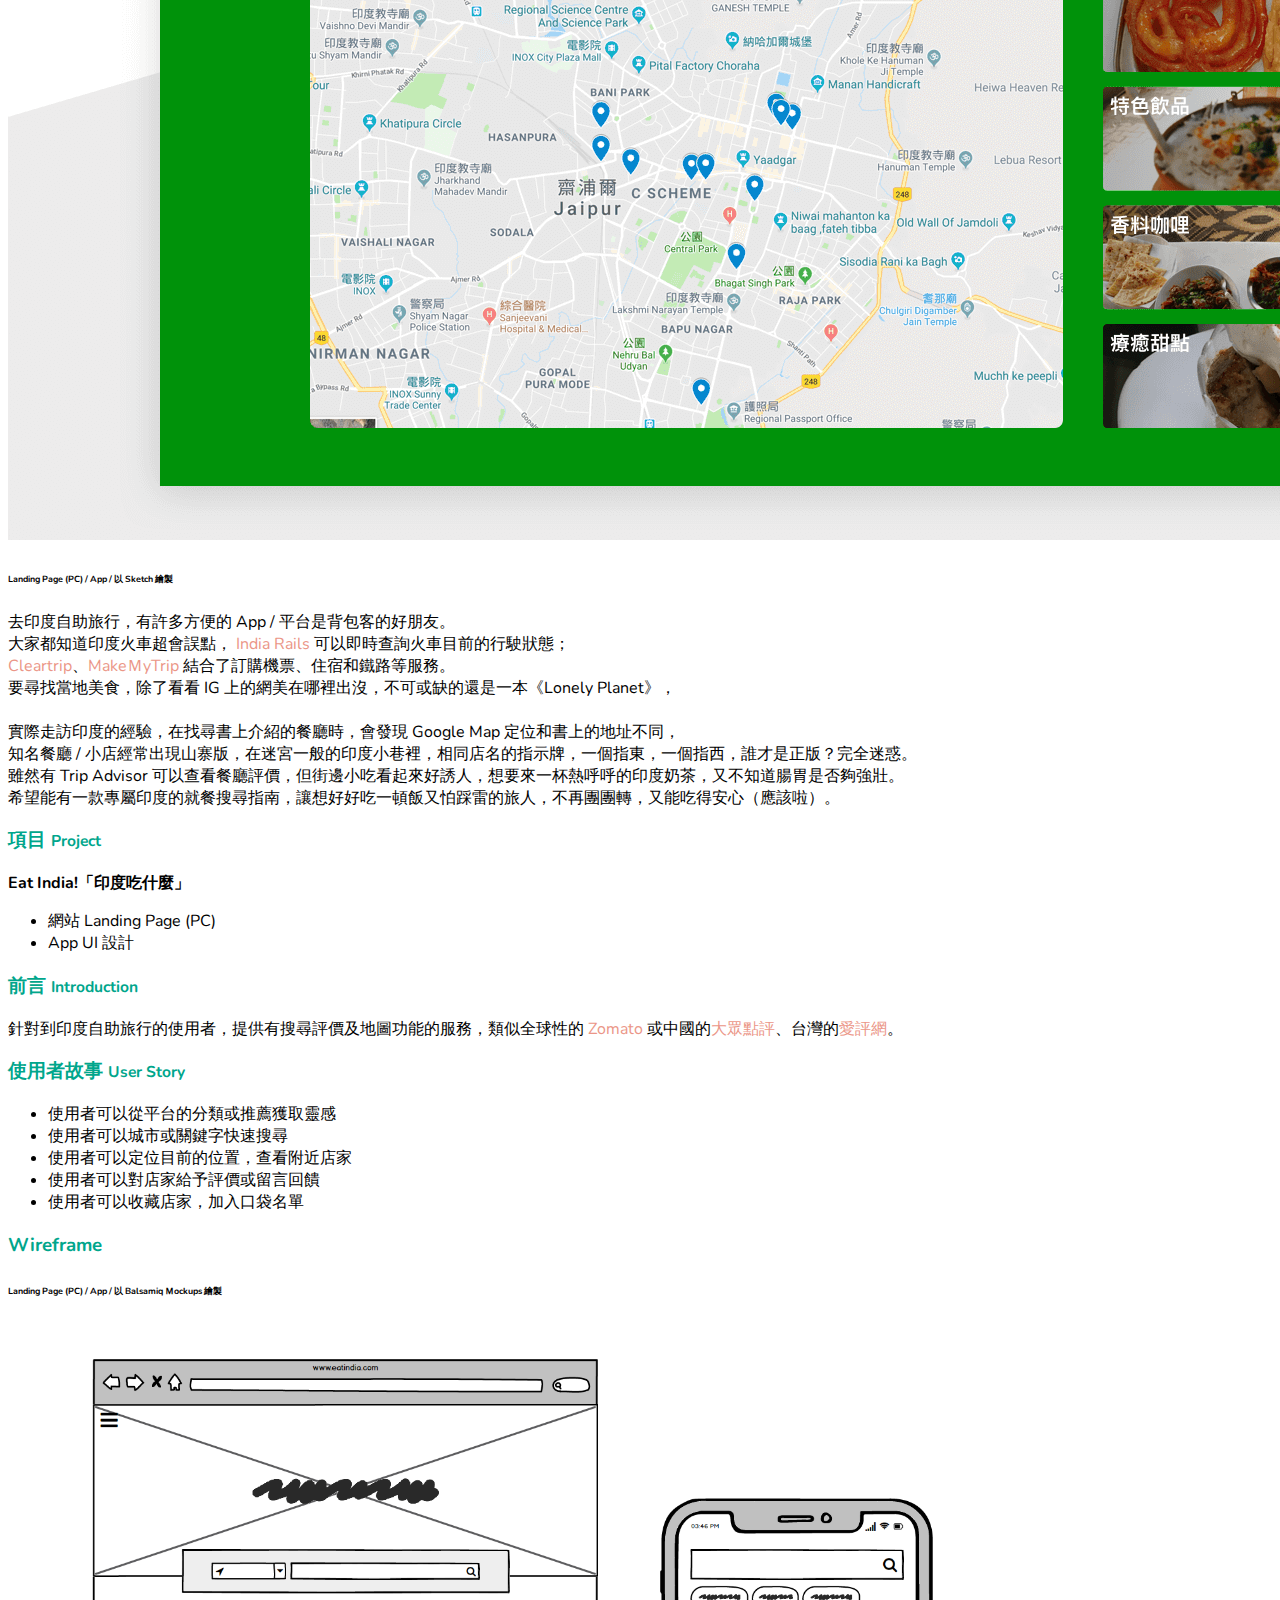
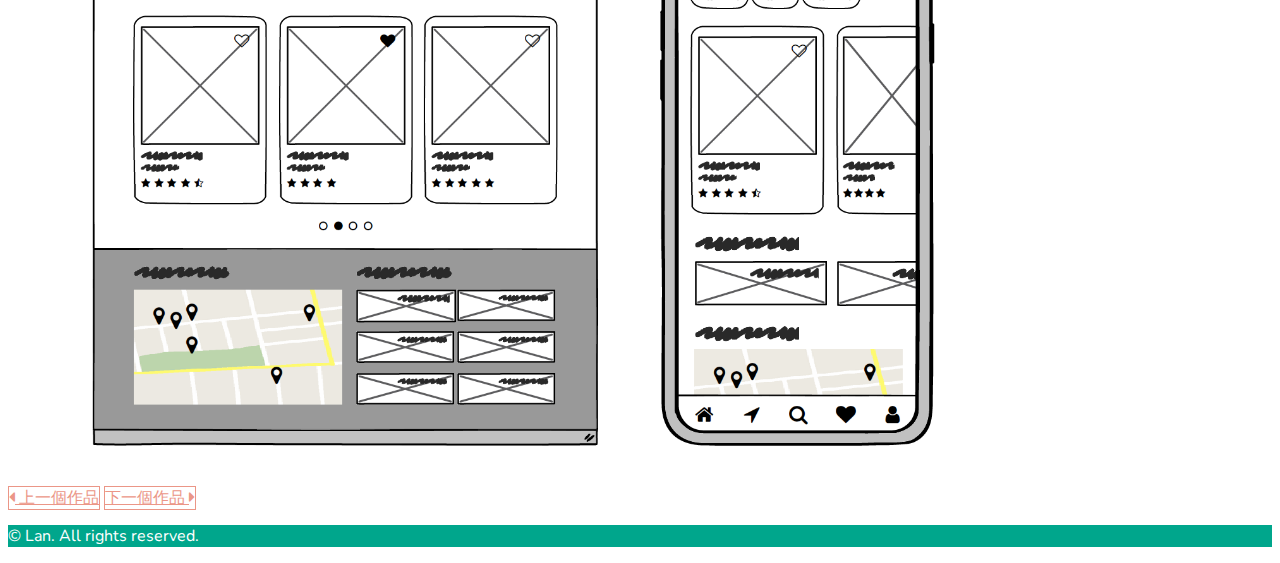
<file: work_ui_eatIndia.html>
<!doctype html>
<html lang="en">

<head>
    <title>Lan</title>
    <!-- Required meta tags -->
    <meta charset="utf-8">
    <meta name="viewport" content="width=device-width, initial-scale=1, shrink-to-fit=no">
    <!-- Bootstrap CSS -->
    <link rel="stylesheet" href="https://maxcdn.bootstrapcdn.com/bootstrap/4.0.0-beta.2/css/bootstrap.min.css" integrity="sha384-PsH8R72JQ3SOdhVi3uxftmaW6Vc51MKb0q5P2rRUpPvrszuE4W1povHYgTpBfshb" crossorigin="anonymous">
    <link href="https://use.fontawesome.com/releases/v5.0.2/css/all.css" rel="stylesheet">
    <!-- Other CSS -->
    <link rel="stylesheet" type="text/css" href="theme.css">
    <link href="https://use.fontawesome.com/releases/v5.0.2/css/all.css" rel="stylesheet">
    <link href="https://fonts.googleapis.com/css?family=Nunito" rel="stylesheet">
</head>

<body>
    <!-- Nav start-->
    <nav id="top" class="navbar navbar-expand-lg navbar-dark bg-main py-0">
        <div class="container">
            <a class="navbar-brand" href="index.html"><h1>Lan</h1></a>
            <button class="navbar-toggler" type="button" data-toggle="collapse" data-target="#navbarSupportedContent" aria-controls="navbarSupportedContent" aria-expanded="false" aria-label="Toggle navigation">
                <span class="navbar-toggler-icon"></span>
            </button>
            <div class="collapse navbar-collapse" id="navbarSupportedContent">
                <ul class="navbar-nav ml-auto">
                    <li class="nav-item">
                        <a class="nav-link" href="index.html#about">About <span class="sr-only">(current)</span></a>
                    </li>
                    <li class="nav-item">
                        <a class="nav-link" href="index.html#experience">Experience</a>
                    </li>
                    <li class="nav-item">
                        <a class="nav-link" href="index.html#work">Work</a>
                    </li>
                </ul>
            </div>
        </div>
    </nav>
    <div class="container">
        <nav aria-label="breadcrumb">
            <ol class="breadcrumb pl-0">
                <li class="breadcrumb-item"><a href="index.html" class="text-main">Home</a></li>
                <li class="breadcrumb-item"><a href="index.html#work" class="text-main">Work</a></li>
                <li class="breadcrumb-item active" aria-current="page">Eat India!</li>
            </ol>
        </nav>
        <!--content start-->
        <h1 class="text-green">Eat India!</h1>
        <div class="row">
            <div class="col-md-12">
                <div class="mt-2 mb-4 text-secondary">
                    <small>
                    <span class="mr-3"><i class="fas fa-map-pin"></i> Side Project</span>
                    <span class="mr-3"><i class="far fa-calendar-alt"></i> 2018</span>
                    <span class="mr-3"><i class="fas fa-tag"></i></i> UI Design</span>
                    </small>
                </div>
                <article class="text-dark">
                    <img class="img-fluid img-thumbnail mb-2" src="images/work/ui-eatIndia-mockup.png">
                    <h6><small class="text-secondary">Landing Page (PC) / App / 以 Sketch 繪製</small></h6>
                    <p class="mt-5">去印度自助旅行，有許多方便的 App / 平台是背包客的好朋友。
                        <br> 大家都知道印度火車超會誤點，
                        <a class="text-main" href="https://itunes.apple.com/tw/app/makemytrip-flights-hotels/id530488359?mt=8" target="blank">India Rails</a> 可以即時查詢火車目前的行駛狀態；
                        <br>
                        <a class="text-main" href="https://itunes.apple.com/tw/app/makemytrip-flights-hotels/id530488359?mt=8" target="blank">Cleartrip</a>、<a class="text-main" href="https://itunes.apple.com/tw/app/makemytrip-flights-hotels/id530488359?mt=8" target="new">MakeＭyTrip</a> 結合了訂購機票、住宿和鐵路等服務。
                        <br> 要尋找當地美食，除了看看 IG 上的網美在哪裡出沒，不可或缺的還是一本《Lonely Planet》，
                        <br><br>實際走訪印度的經驗，在找尋書上介紹的餐廳時，會發現 Google Map 定位和書上的地址不同，
                        <br> 知名餐廳 / 小店經常出現山寨版，在迷宮一般的印度小巷裡，相同店名的指示牌，一個指東，一個指西，誰才是正版？完全迷惑。
                        <br> 雖然有 Trip Advisor 可以查看餐廳評價，但街邊小吃看起來好誘人，想要來一杯熱呼呼的印度奶茶，又不知道腸胃是否夠強壯。
                        <br>希望能有一款專屬印度的就餐搜尋指南，讓想好好吃一頓飯又怕踩雷的旅人，不再團團轉，又能吃得安心（應該啦）。</p>
                    <h3 class="text-green mt-5">項目 <small>Project</small></h3>
                    <p class="mb-2"><b>Eat India!「印度吃什麼」</b></p>
                    <ul>
                        <li>網站 Landing Page (PC) </li>
                        <li>App UI 設計</li>
                    </ul>
                    <h3 class="text-green mt-5">前言 <small>Introduction</small></h3>
                    <p>針對到印度自助旅行的使用者，提供有搜尋評價及地圖功能的服務，類似全球性的<a class="text-main" href="https://www.zomato.com/ncr" target="new"> Zomato </a>或中國的<a class="text-main" href="https://www.dianping.com/" target="new">大眾點評</a>、台灣的<a class="text-main" href="http://www.ipeen.com.tw/" tatget="new">愛評網</a>。</p>
                    <h3 class="text-green mt-5">使用者故事 <small>User Story</small></h3>
                    <ul>
                        <li>使用者可以從平台的分類或推薦獲取靈感</li>
                        <li>使用者可以城市或關鍵字快速搜尋</li>
                        <li>使用者可以定位目前的位置，查看附近店家</li>
                        <li>使用者可以對店家給予評價或留言回饋</li>
                        <li>使用者可以收藏店家，加入口袋名單</li>
                    </ul> 
                    <h3 class="text-green mt-5">Wireframe</h3>
                    <h6><small class="text-secondary">Landing Page (PC) / App / 以 Balsamiq Ｍockups 繪製</small></h6>
                    <img class="img-fluid img-thumbnail img-w80" src="images/work/ui-eatIndia-wireframe.png">
                </article>
            </div>
        </div>
    </div>
    <!--content end-->
    <div class="container">
        <div class="d-flex">
            <a href="work_illustration.html" class="btn btn-outline-main mt-5 mx-0"><i class="fas fa-caret-left"></i> 上一個作品</a>
            <a href="work_ui_catbnb.html" class="btn btn-outline-main mt-5 mx-0 ml-auto">下一個作品 <i class="fas fa-caret-right"></i></a>
        </div>
    </div>
    <footer class="bg-green py-0 mt-5 clearfix">
        <div class="container text-white text-center">
            <p class="m-0 py-3">© Lan. All rights reserved.</p>
        </div>
    </footer>
    <a href="#top" class="scrollTop">
        <div id="goTop" class="d-none d-sm-block" style="bottom:70px;"><i class="fas fa-caret-up text-white"></i></div>
    </a>
    <!-- Optional JavaScript -->
    <!-- jQuery first, then Popper.js, then Bootstrap JS -->
    <script src="https://code.jquery.com/jquery-3.2.1.slim.min.js" integrity="sha384-KJ3o2DKtIkvYIK3UENzmM7KCkRr/rE9/Qpg6aAZGJwFDMVNA/GpGFF93hXpG5KkN" crossorigin="anonymous"></script>
    <script src="https://cdnjs.cloudflare.com/ajax/libs/popper.js/1.12.3/umd/popper.min.js" integrity="sha384-vFJXuSJphROIrBnz7yo7oB41mKfc8JzQZiCq4NCceLEaO4IHwicKwpJf9c9IpFgh" crossorigin="anonymous"></script>
    <script src="https://maxcdn.bootstrapcdn.com/bootstrap/4.0.0-beta.2/js/bootstrap.min.js" integrity="sha384-alpBpkh1PFOepccYVYDB4do5UnbKysX5WZXm3XxPqe5iKTfUKjNkCk9SaVuEZflJ" crossorigin="anonymous"></script>
    <!-- Parallax Scrolling -->
    <script src='https://cdnjs.cloudflare.com/ajax/libs/jquery/3.1.0/jquery.min.js'></script>
    <script src="js/scrolling.js"></script>
</body>
</file>
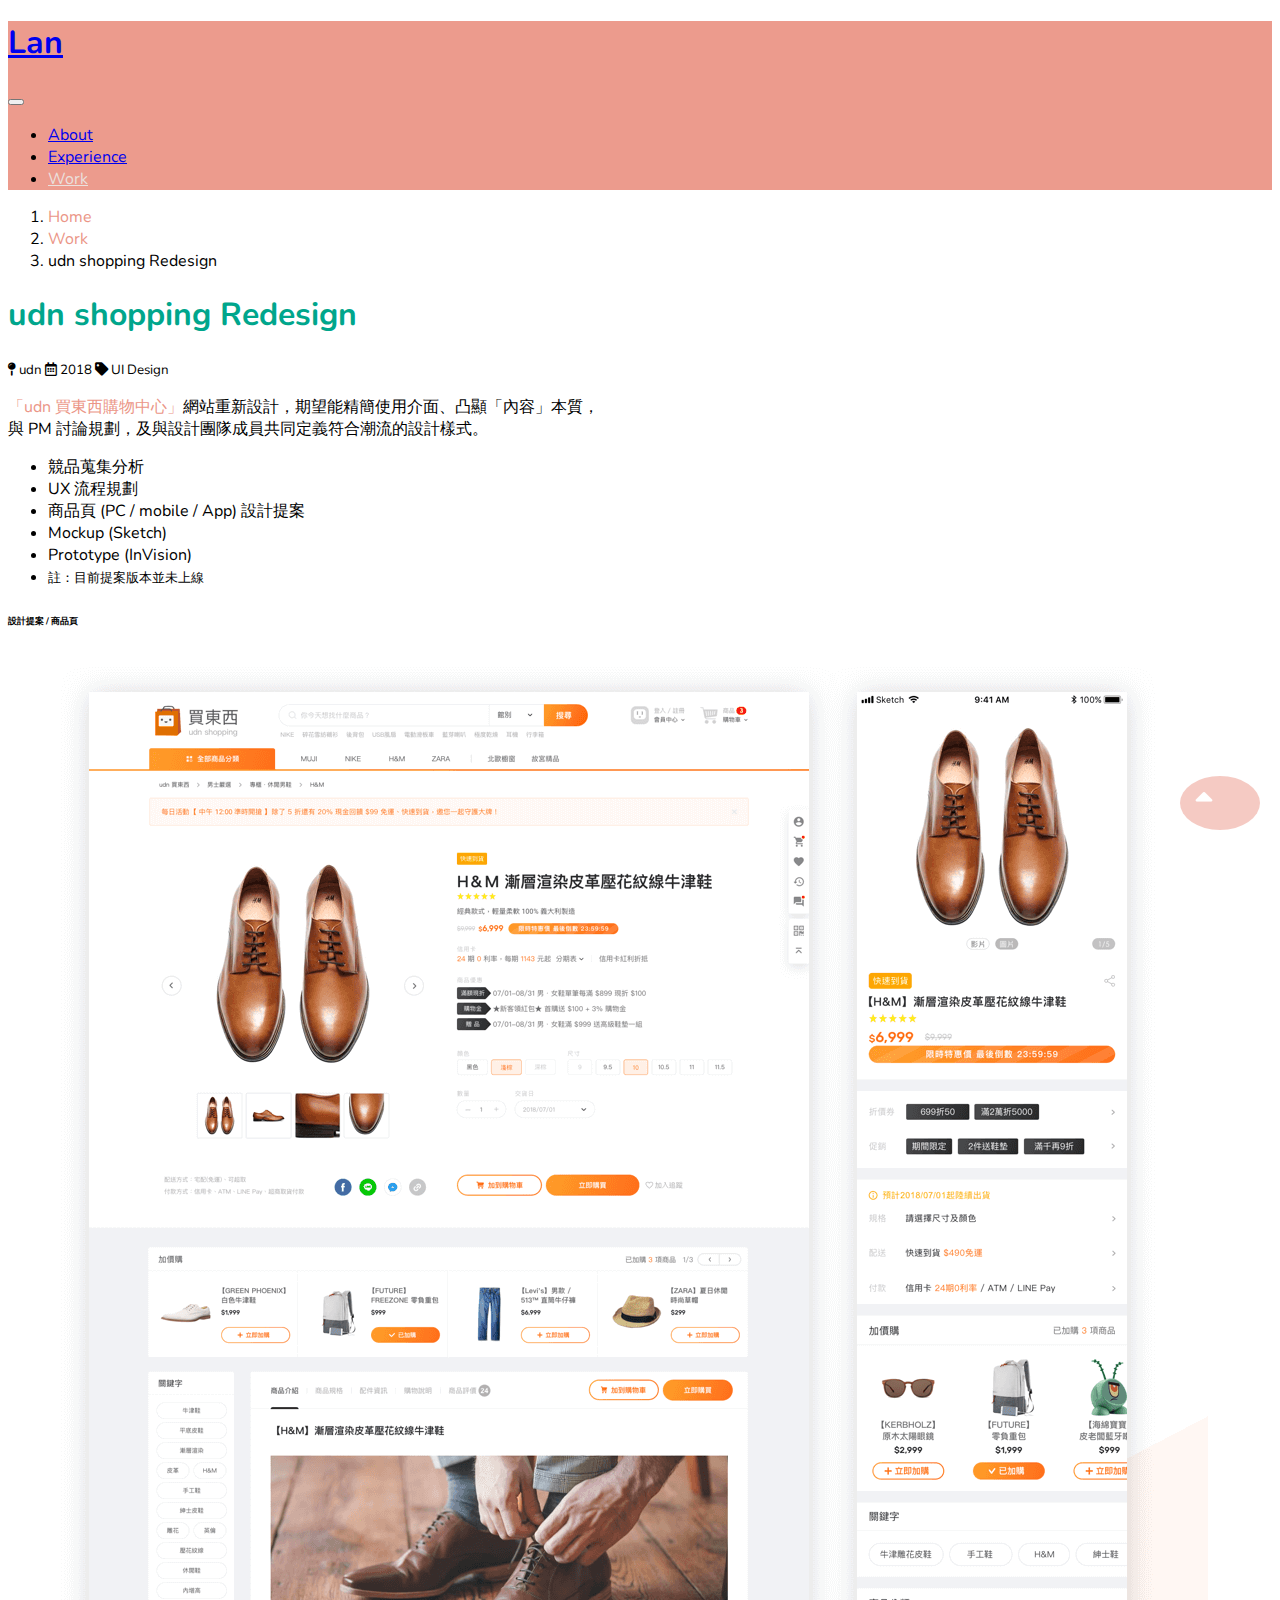
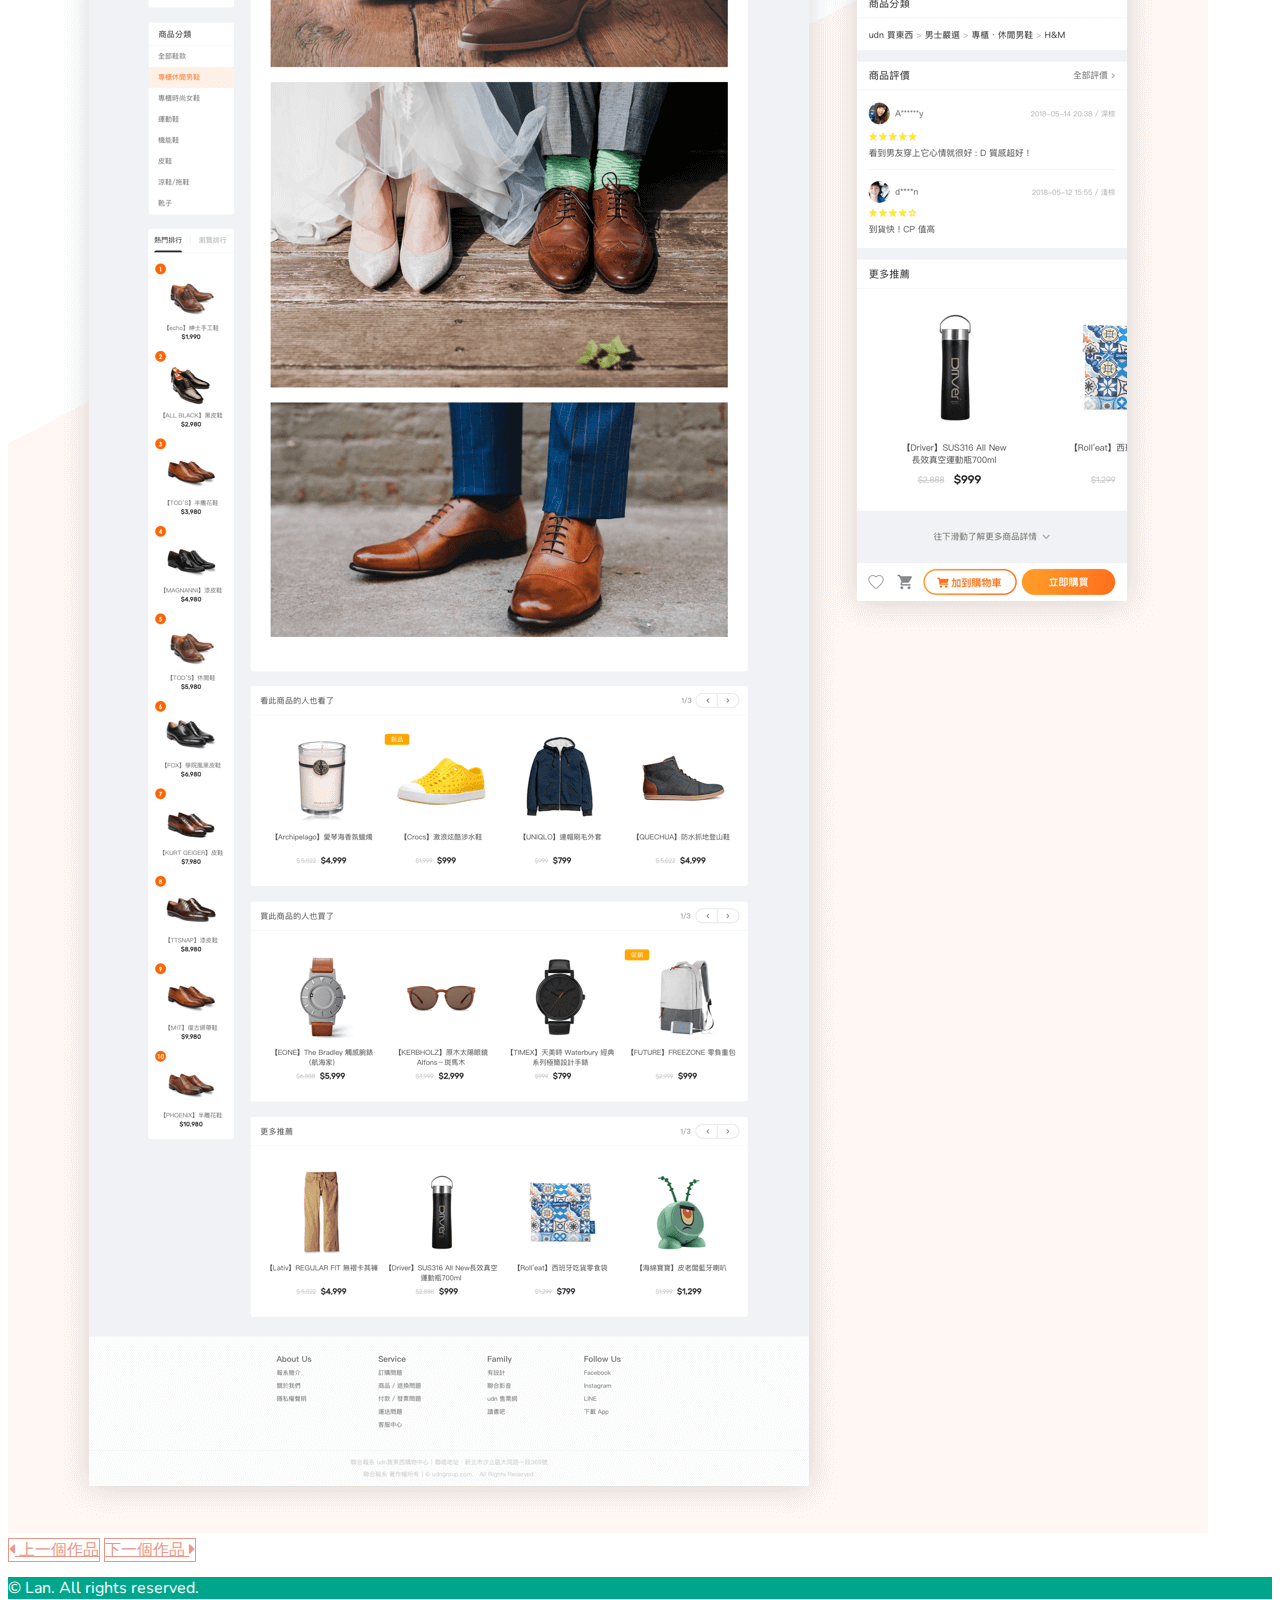
<file: work_ui_udn.html>
<!doctype html>
<html lang="en">

<head>
    <title>Lan</title>
    <!-- Required meta tags -->
    <meta charset="utf-8">
    <meta name="viewport" content="width=device-width, initial-scale=1, shrink-to-fit=no">
    <!-- Bootstrap CSS -->
    <link rel="stylesheet" href="https://maxcdn.bootstrapcdn.com/bootstrap/4.0.0-beta.2/css/bootstrap.min.css" integrity="sha384-PsH8R72JQ3SOdhVi3uxftmaW6Vc51MKb0q5P2rRUpPvrszuE4W1povHYgTpBfshb" crossorigin="anonymous">
    <link href="https://use.fontawesome.com/releases/v5.0.2/css/all.css" rel="stylesheet">
    <!-- Other CSS -->
    <link rel="stylesheet" type="text/css" href="theme.css">
    <link href="https://use.fontawesome.com/releases/v5.0.2/css/all.css" rel="stylesheet">
    <link href="https://fonts.googleapis.com/css?family=Nunito" rel="stylesheet">
</head>

<body>
    <!-- Nav start-->
    <nav id="top" class="navbar navbar-expand-lg navbar-dark bg-main py-0">
        <div class="container">
            <a class="navbar-brand" href="index.html"><h1>Lan</h1></a>
            <button class="navbar-toggler" type="button" data-toggle="collapse" data-target="#navbarSupportedContent" aria-controls="navbarSupportedContent" aria-expanded="false" aria-label="Toggle navigation">
                <span class="navbar-toggler-icon"></span>
            </button>
            <div class="collapse navbar-collapse" id="navbarSupportedContent">
                <ul class="navbar-nav ml-auto">
                    <li class="nav-item">
                        <a class="nav-link" href="index.html#about">About <span class="sr-only">(current)</span></a>
                    </li>
                    <li class="nav-item">
                        <a class="nav-link" href="index.html#experience">Experience</a>
                    </li>
                    <li class="nav-item">
                        <a class="nav-link here" href="index.html#work">Work</a>
                    </li>
                </ul>
            </div>
        </div>
    </nav>
    <div class="container">
        <nav aria-label="breadcrumb">
            <ol class="breadcrumb pl-0">
                <li class="breadcrumb-item"><a href="index.html" class="text-main">Home</a></li>
                <li class="breadcrumb-item"><a href="index.html#work" class="text-main">Work</a></li>
                <li class="breadcrumb-item active" aria-current="page">udn shopping Redesign</li>
            </ol>
        </nav>
        <!--content start-->
        <h1 class="text-green">udn shopping Redesign</h1>
        <div class="row">
            <div class="col-md-12">
                <div class="mt-2 mb-4 text-secondary">
                    <small>
                    <span class="mr-3"><i class="fas fa-map-pin"></i> udn</span>
                    <span class="mr-3"><i class="far fa-calendar-alt"></i> 2018</span>
                    <span class="mr-3"><i class="fas fa-tag"></i></i> UI Design</span>
                    </small>
                </div>
                <article class="text-dark">
                    <p><a href="http://shopping.udn.com/" class="text-main" target="new">「udn 買東西購物中心」</a>網站重新設計，期望能精簡使用介面、凸顯「內容」本質，<br>與 PM 討論規劃，及與設計團隊成員共同定義符合潮流的設計樣式。</p>
                    <ul>
                        <li>競品蒐集分析</li>
                        <li>UX 流程規劃</li>
                        <li>商品頁 (PC / mobile / App) 設計提案</li>
                        <li>Mockup (Sketch)</li>
                        <li>Prototype (InVision)</li>
                        <li><small>註：目前提案版本並未上線</small></li>
                    </ul>
                    <h6 class="text-secondary text-center"><small>設計提案 / 商品頁</small></h6>
                    <img class="img-fluid" src="images/work/ui-udn-sku.png">
                </article>
            </div>
        </div>
    </div>
    <!--content end-->
    <div class="container">
        <div class="d-flex">
            <a href="work_uiux_citiesocial.html" class="btn btn-outline-main mt-5 mx-0"><i class="fas fa-caret-left"></i> 上一個作品</a>
            <a href="work_ui_eatIndia.html" class="btn btn-outline-main mt-5 mx-0 ml-auto">下一個作品 <i class="fas fa-caret-right"></i></a>
        </div>
    </div>
    <footer class="bg-green py-0 mt-5 clearfix">
        <div class="container text-white text-center">
            <p class="m-0 py-3">© Lan. All rights reserved.</p>
        </div>
    </footer>
    <a href="#top" class="scrollTop">
        <div id="goTop" class="d-none d-sm-block" style="bottom:70px;"><i class="fas fa-caret-up text-white"></i></div>
    </a>
    <!-- Optional JavaScript -->
    <!-- jQuery first, then Popper.js, then Bootstrap JS -->
    <script src="https://code.jquery.com/jquery-3.2.1.slim.min.js" integrity="sha384-KJ3o2DKtIkvYIK3UENzmM7KCkRr/rE9/Qpg6aAZGJwFDMVNA/GpGFF93hXpG5KkN" crossorigin="anonymous"></script>
    <script src="https://cdnjs.cloudflare.com/ajax/libs/popper.js/1.12.3/umd/popper.min.js" integrity="sha384-vFJXuSJphROIrBnz7yo7oB41mKfc8JzQZiCq4NCceLEaO4IHwicKwpJf9c9IpFgh" crossorigin="anonymous"></script>
    <script src="https://maxcdn.bootstrapcdn.com/bootstrap/4.0.0-beta.2/js/bootstrap.min.js" integrity="sha384-alpBpkh1PFOepccYVYDB4do5UnbKysX5WZXm3XxPqe5iKTfUKjNkCk9SaVuEZflJ" crossorigin="anonymous"></script>
    <!-- Parallax Scrolling -->
    <script src='https://cdnjs.cloudflare.com/ajax/libs/jquery/3.1.0/jquery.min.js'></script>
    <script src="js/scrolling.js"></script>
</body>
</file>
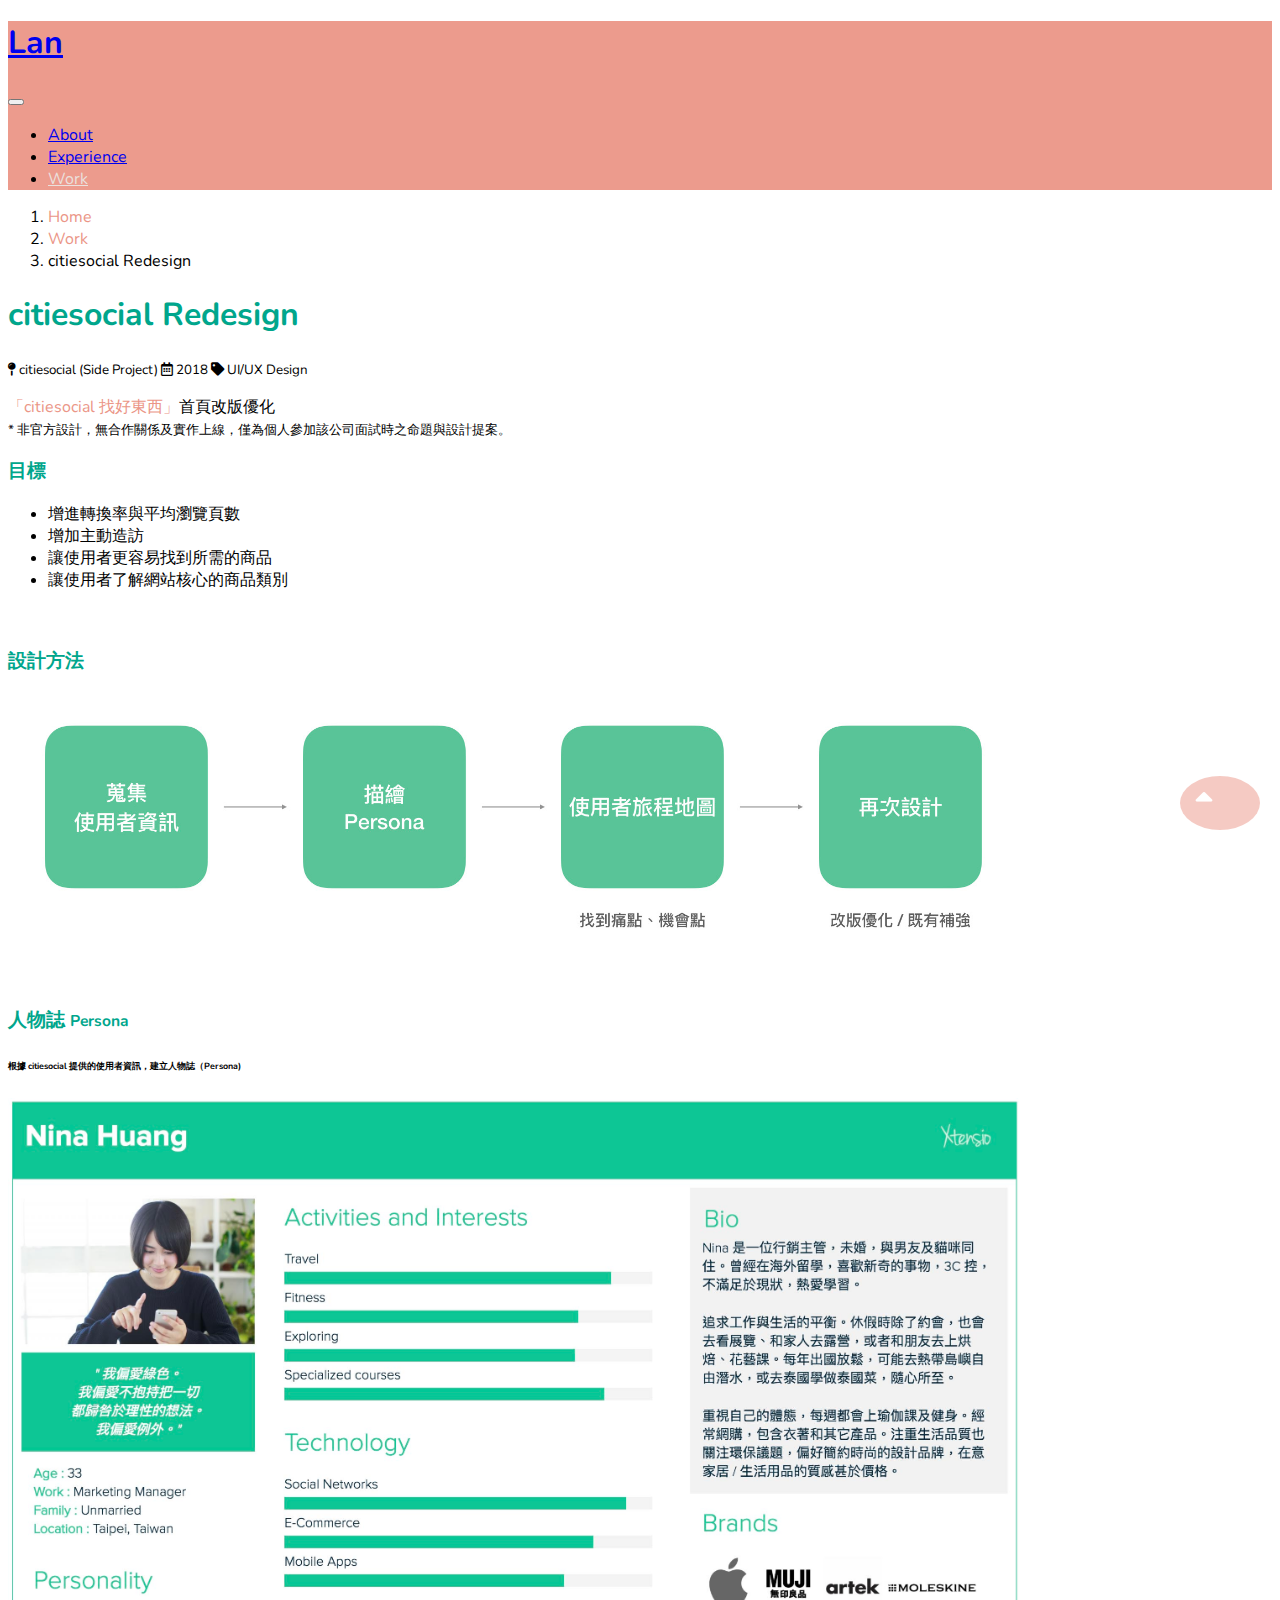
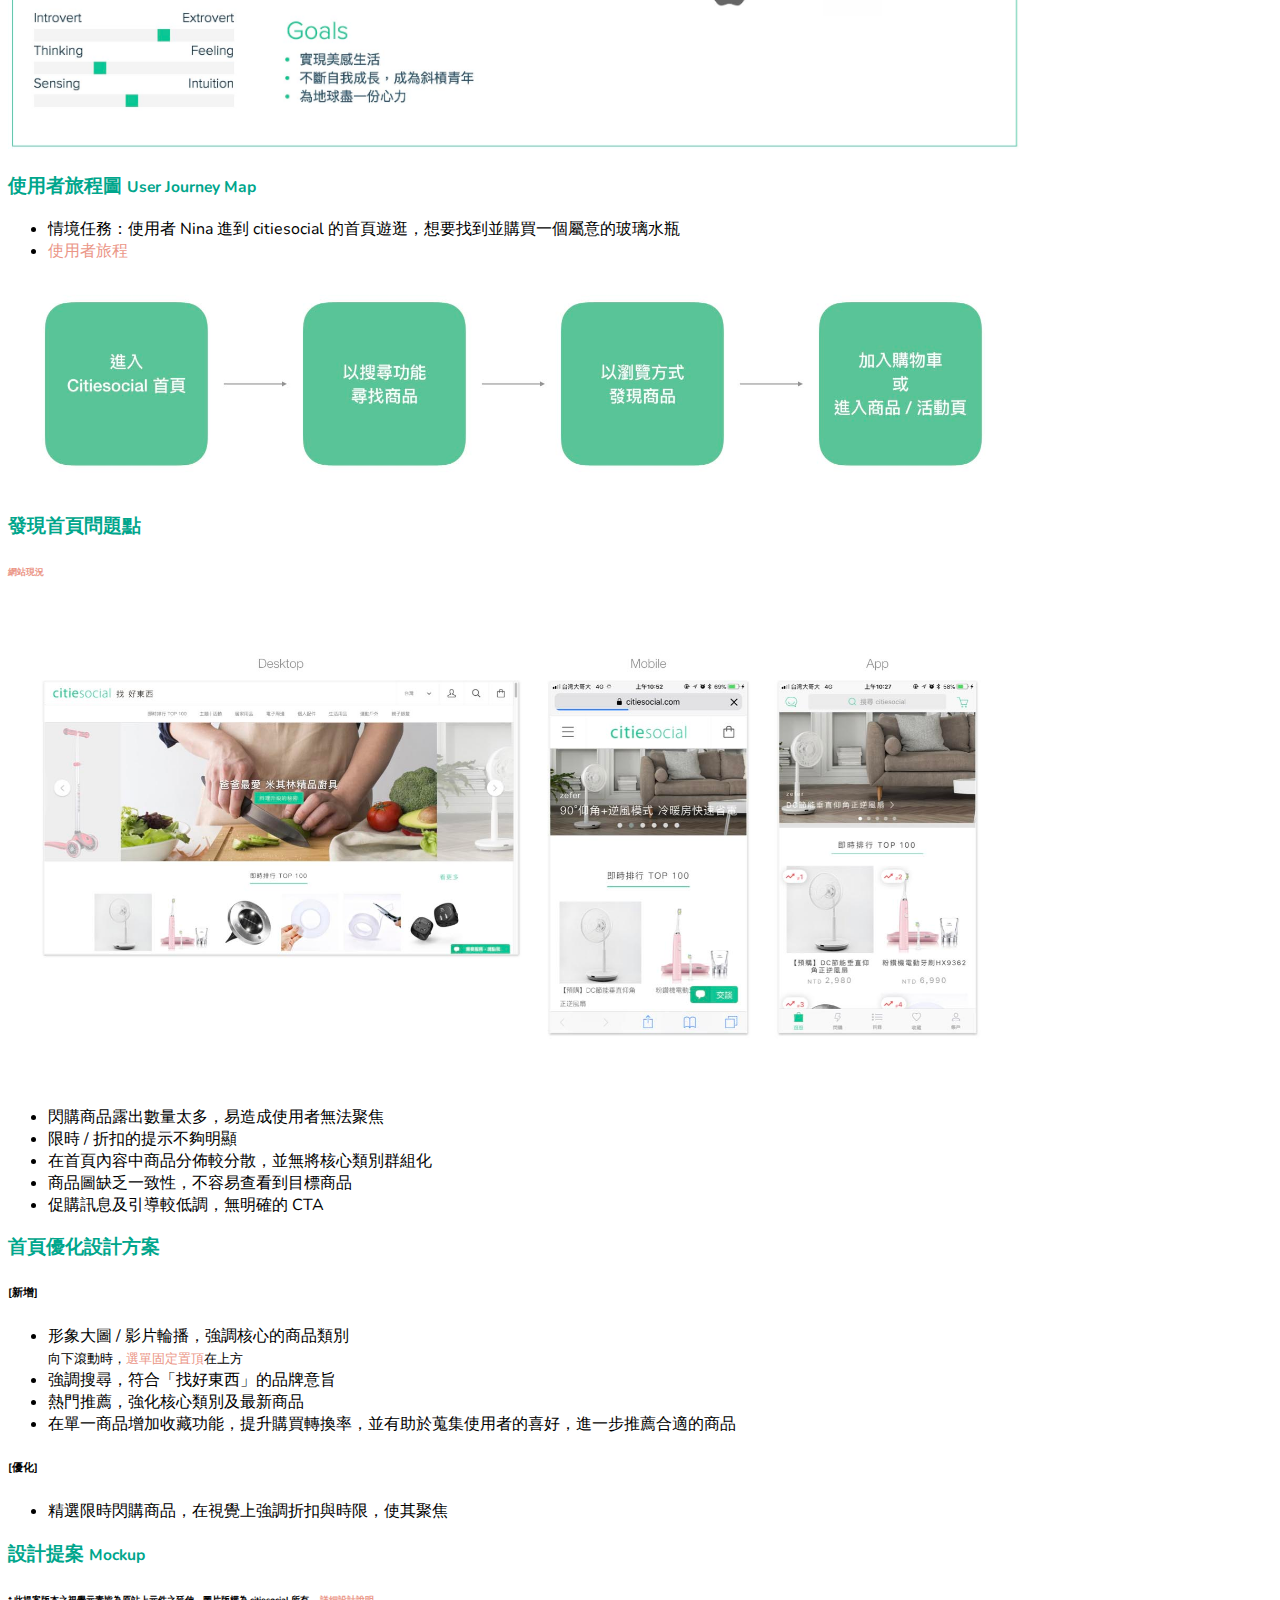
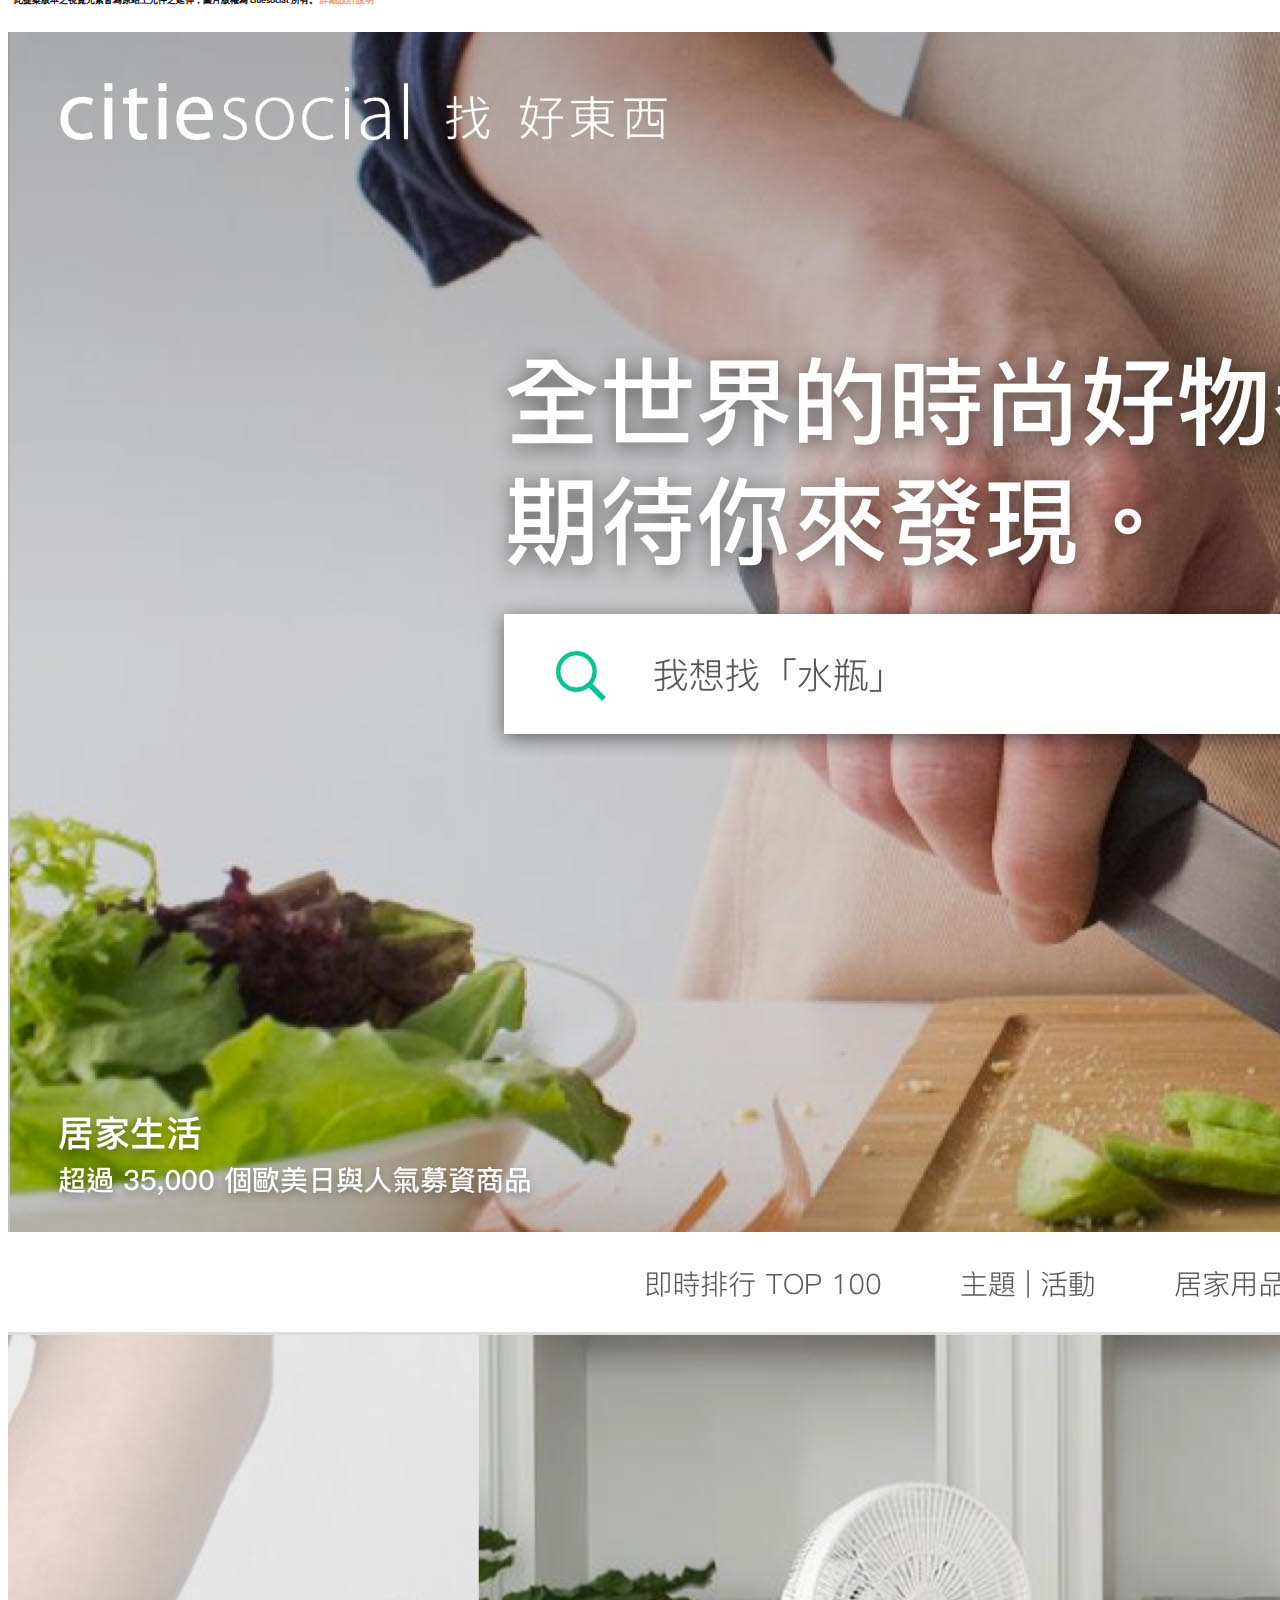
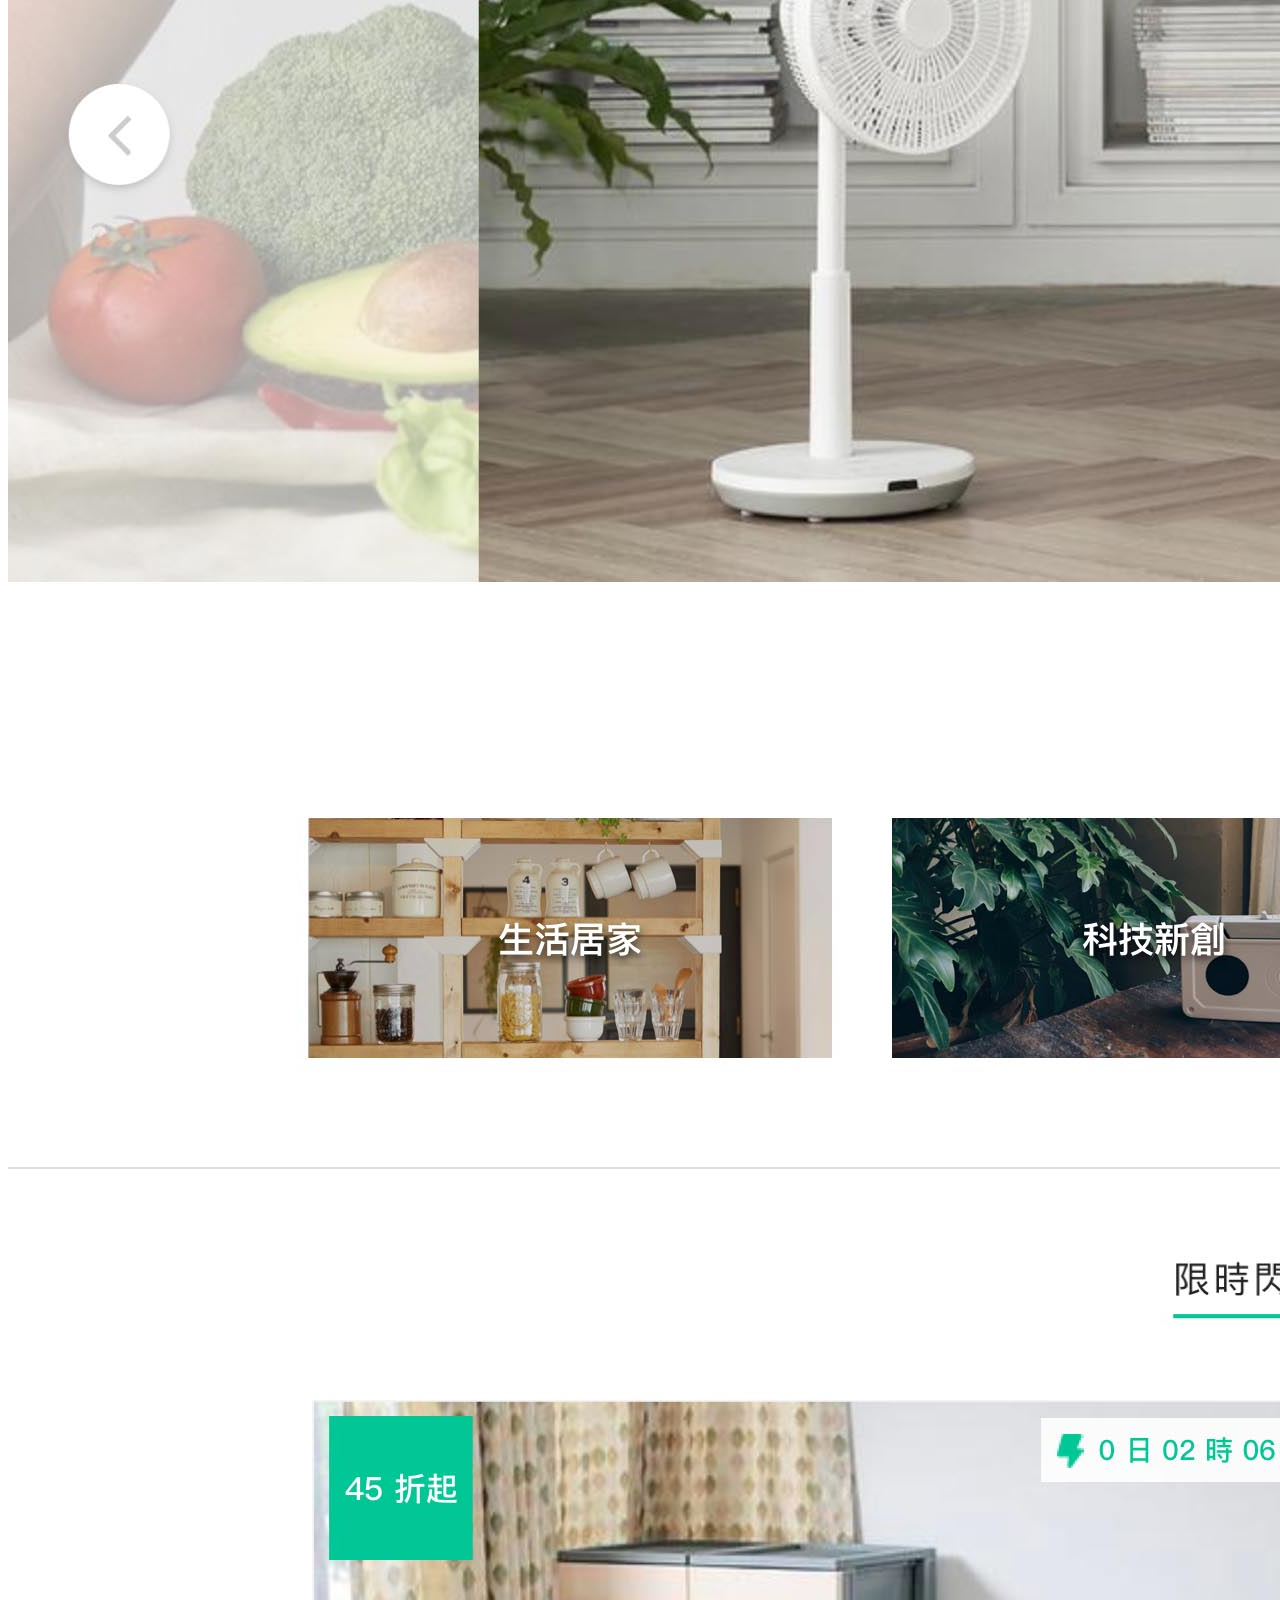
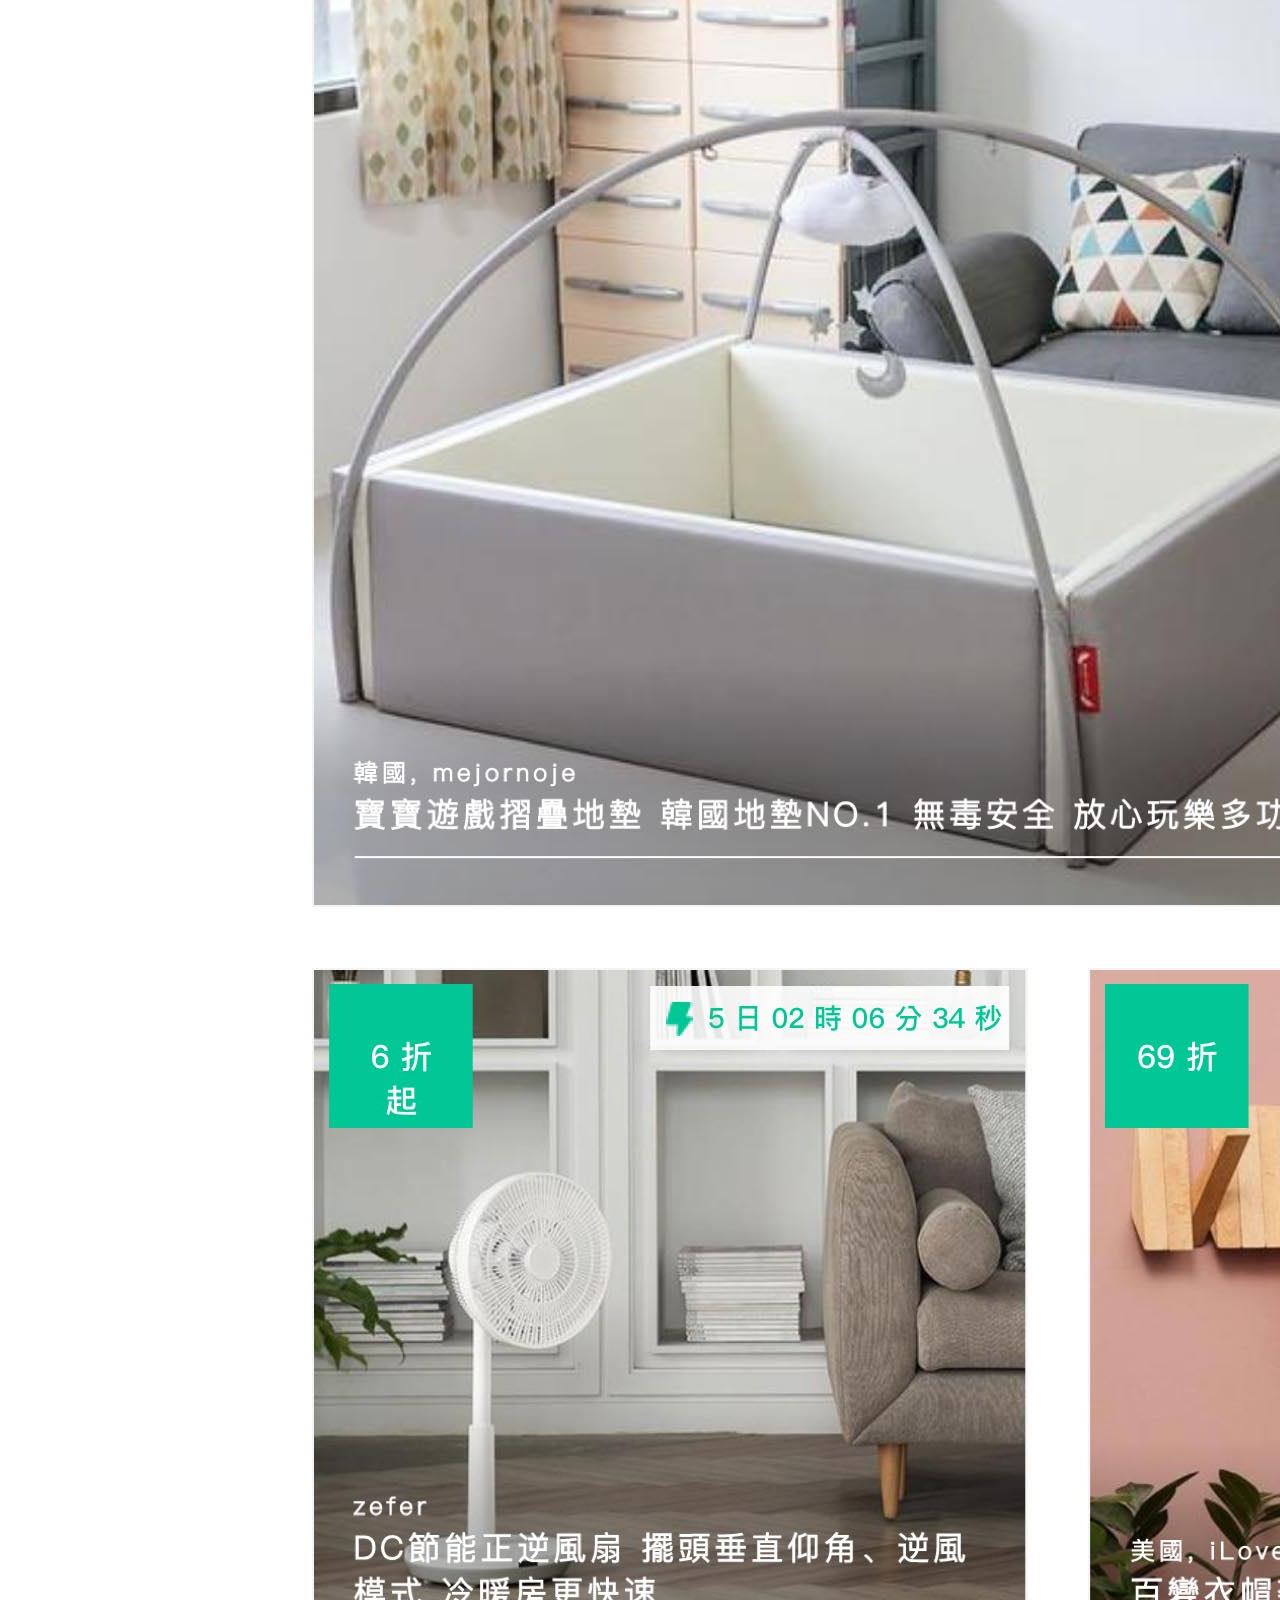
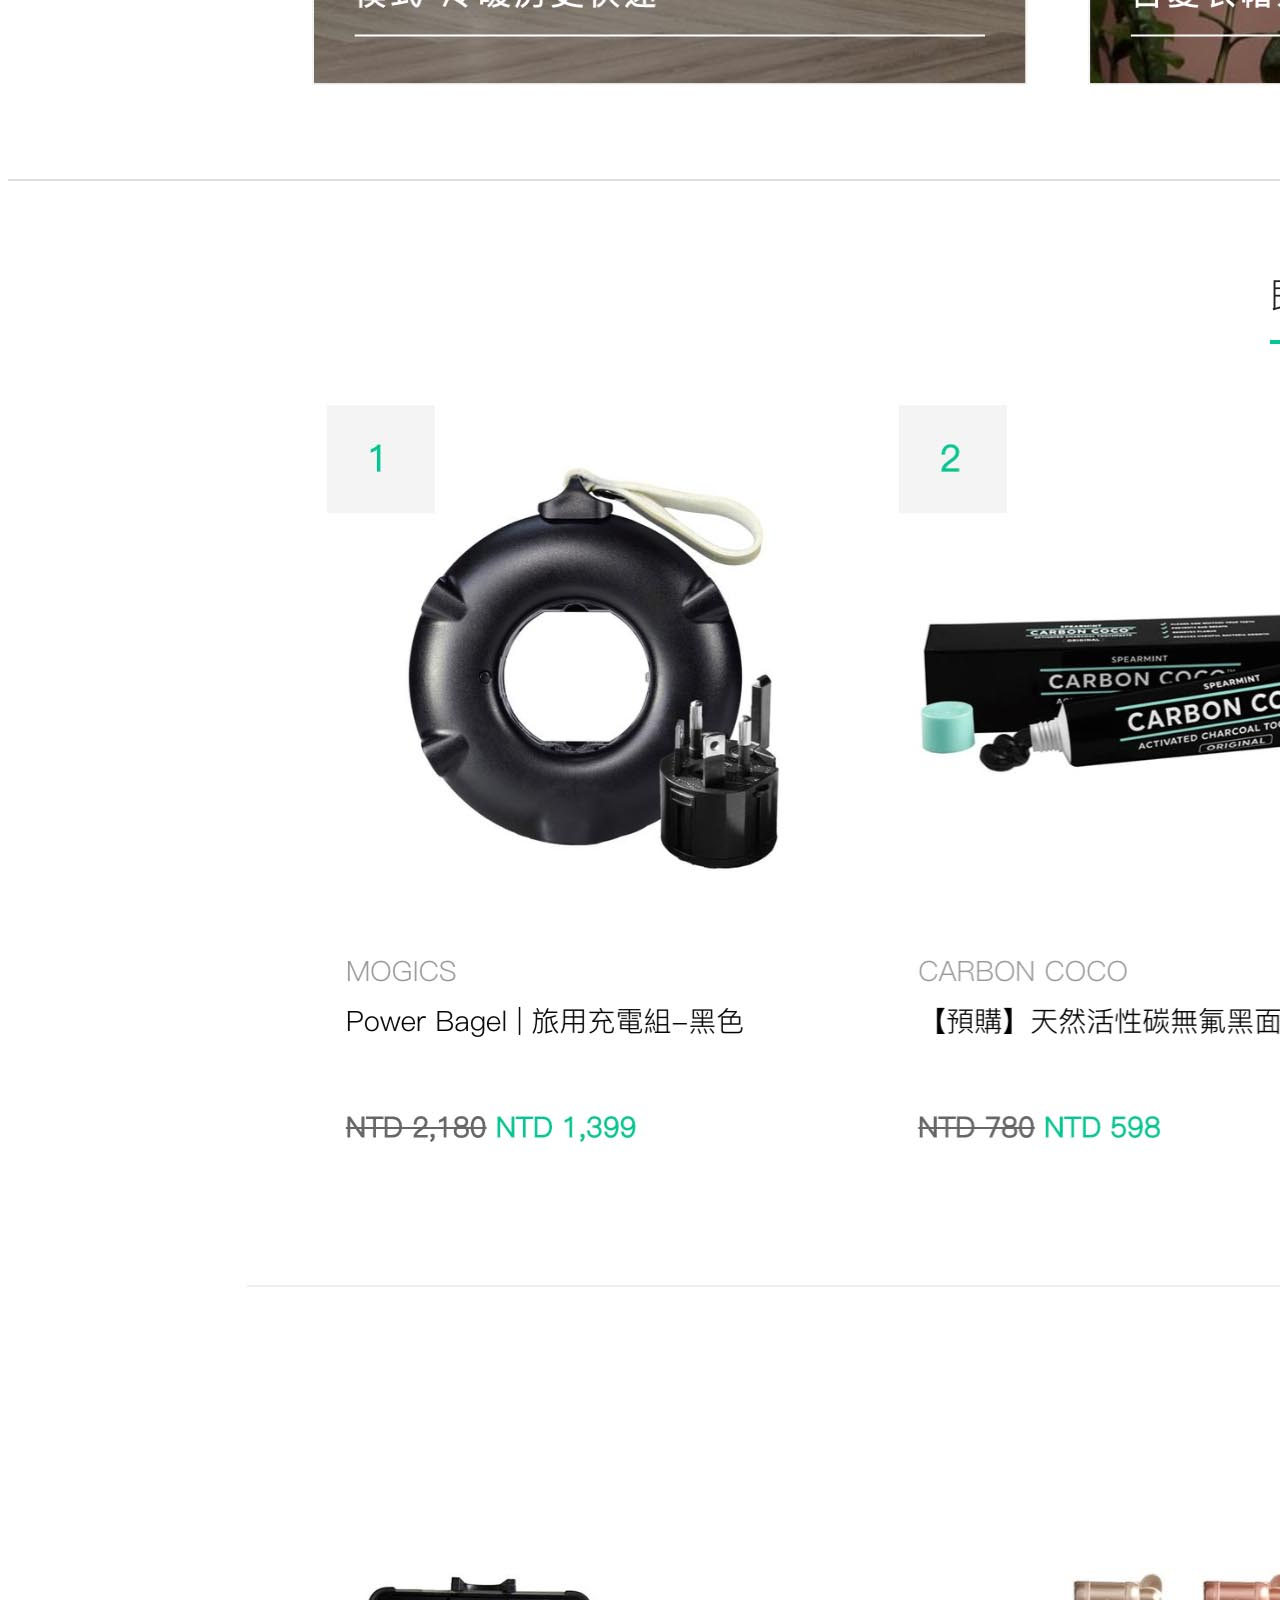
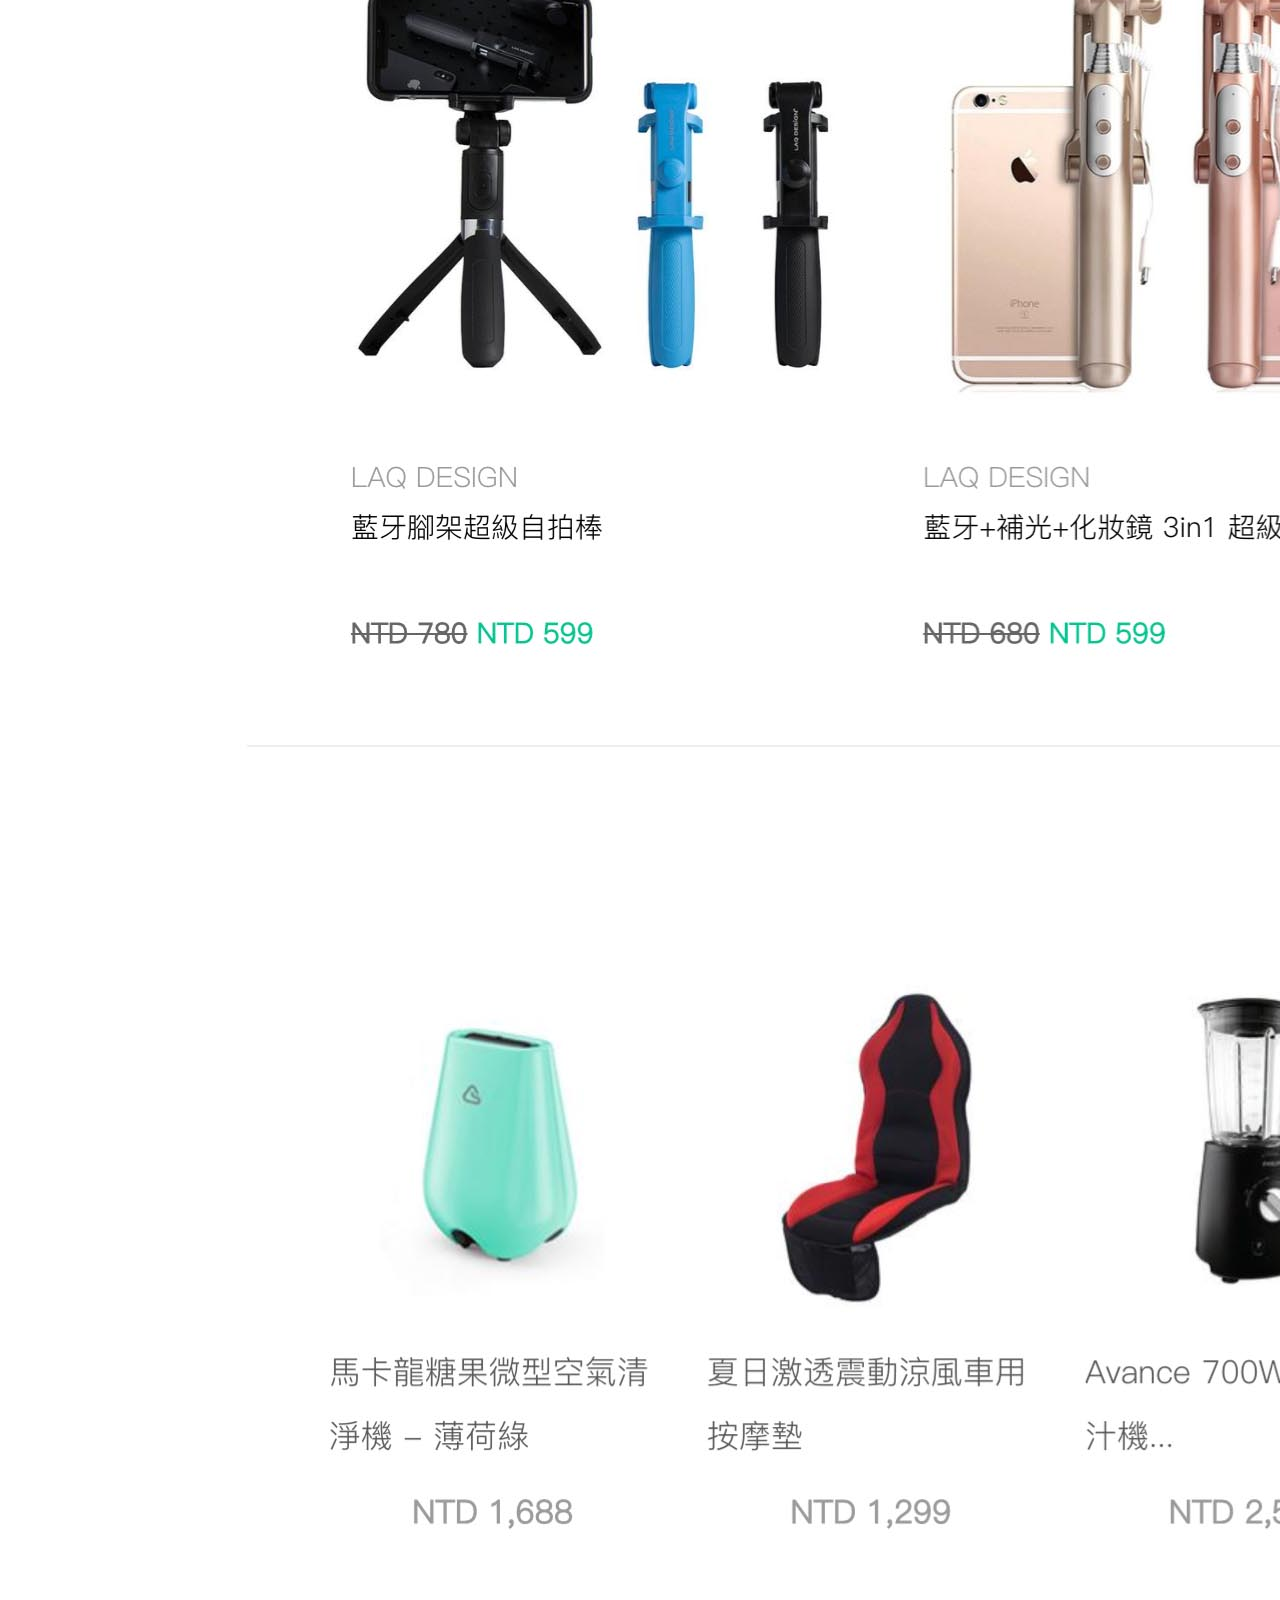
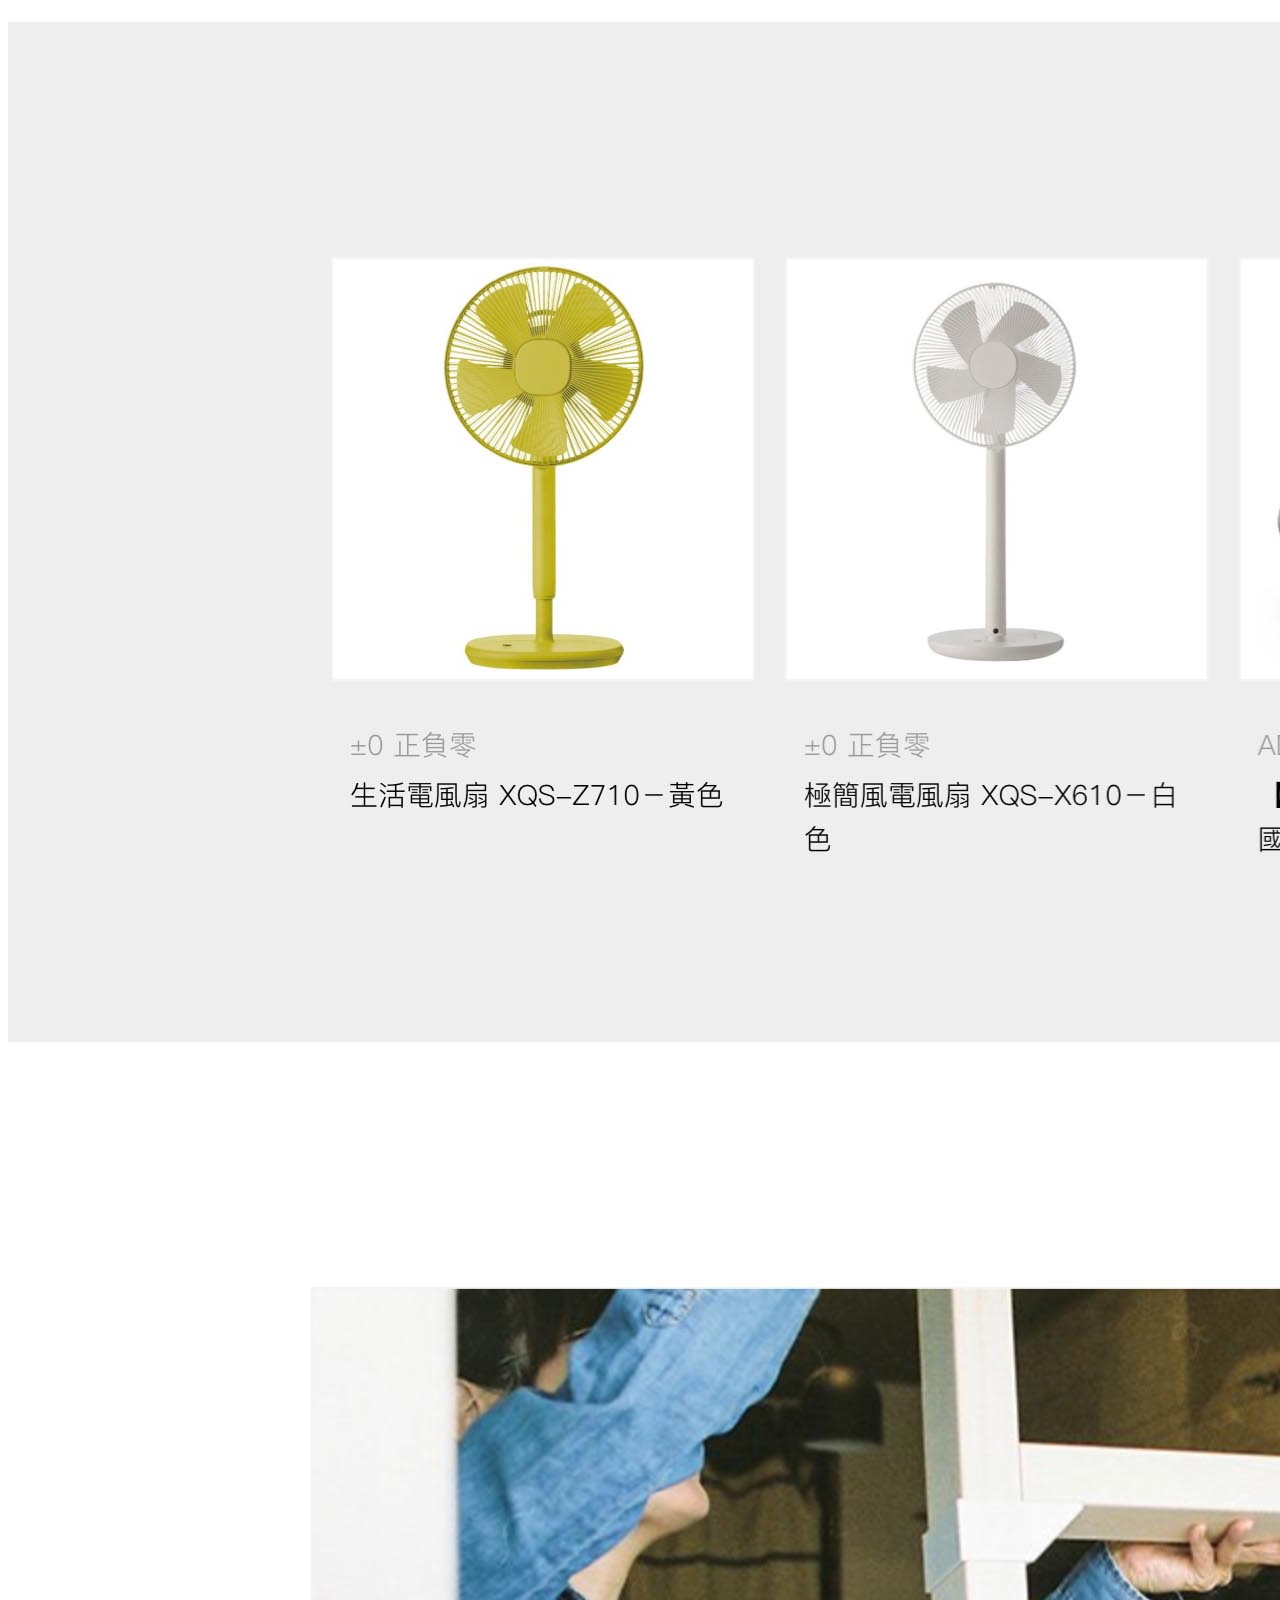
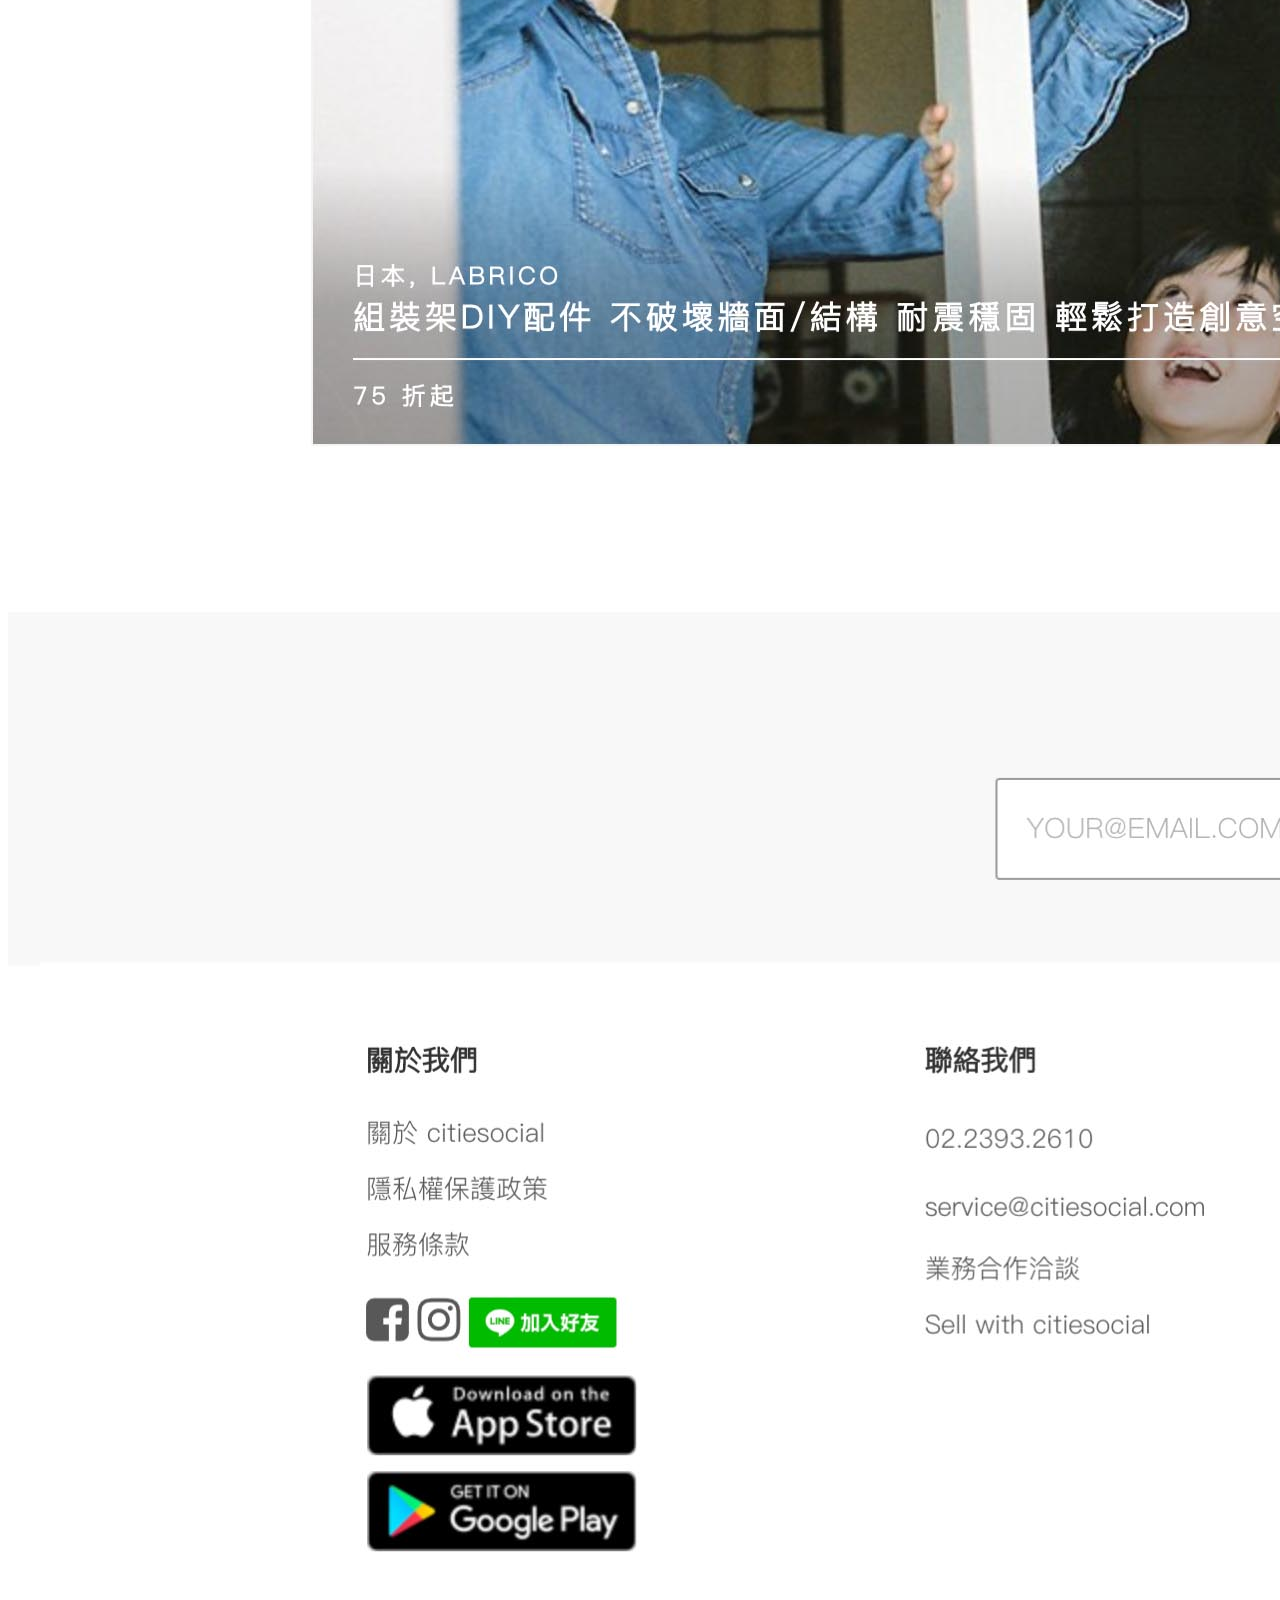
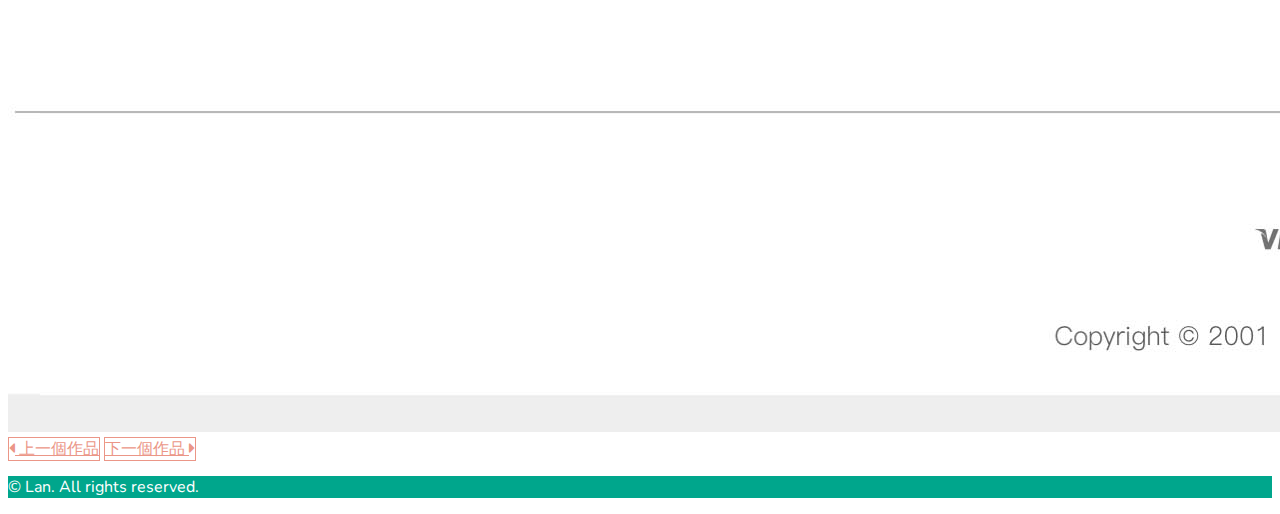
<file: work_uiux_citiesocial.html>
<!doctype html>
<html lang="en">

<head>
    <title>Lan</title>
    <!-- Required meta tags -->
    <meta charset="utf-8">
    <meta name="viewport" content="width=device-width, initial-scale=1, shrink-to-fit=no">
    <!-- Bootstrap CSS -->
    <link rel="stylesheet" href="https://maxcdn.bootstrapcdn.com/bootstrap/4.0.0-beta.2/css/bootstrap.min.css" integrity="sha384-PsH8R72JQ3SOdhVi3uxftmaW6Vc51MKb0q5P2rRUpPvrszuE4W1povHYgTpBfshb" crossorigin="anonymous">
    <link href="https://use.fontawesome.com/releases/v5.0.2/css/all.css" rel="stylesheet">
    <!-- Other CSS -->
    <link rel="stylesheet" type="text/css" href="theme.css">
    <link href="https://use.fontawesome.com/releases/v5.0.2/css/all.css" rel="stylesheet">
    <link href="https://fonts.googleapis.com/css?family=Nunito" rel="stylesheet">
</head>

<body>
    <!-- Nav start-->
    <nav id="top" class="navbar navbar-expand-lg navbar-dark bg-main py-0">
        <div class="container">
            <a class="navbar-brand" href="index.html"><h1>Lan</h1></a>
            <button class="navbar-toggler" type="button" data-toggle="collapse" data-target="#navbarSupportedContent" aria-controls="navbarSupportedContent" aria-expanded="false" aria-label="Toggle navigation">
                <span class="navbar-toggler-icon"></span>
            </button>
            <div class="collapse navbar-collapse" id="navbarSupportedContent">
                <ul class="navbar-nav ml-auto">
                    <li class="nav-item">
                        <a class="nav-link" href="index.html#about">About <span class="sr-only">(current)</span></a>
                    </li>
                    <li class="nav-item">
                        <a class="nav-link" href="index.html#experience">Experience</a>
                    </li>
                    <li class="nav-item">
                        <a class="nav-link here" href="index.html#work">Work</a>
                    </li>
                </ul>
            </div>
        </div>
    </nav>
    <div class="container">
        <nav aria-label="breadcrumb">
            <ol class="breadcrumb pl-0">
                <li class="breadcrumb-item"><a href="index.html" class="text-main">Home</a></li>
                <li class="breadcrumb-item"><a href="index.html#work" class="text-main">Work</a></li>
                <li class="breadcrumb-item active" aria-current="page">citiesocial Redesign</li>
            </ol>
        </nav>
        <!--content start-->
        <h1 class="text-green">citiesocial Redesign</h1>
        <div class="row">
            <div class="col-md-12">
                <div class="mt-2 mb-4 text-secondary">
                    <small>
                    <span class="mr-3"><i class="fas fa-map-pin"></i> citiesocial (Side Project)</span>
                    <span class="mr-3"><i class="far fa-calendar-alt"></i> 2018</span>
                    <span class="mr-3"><i class="fas fa-tag"></i></i> UI/UX Design</span>
                    </small>
                </div>
                <article class="text-dark">
                    <p><a href="https://www.citiesocial.com/" class="text-main" target="new">「citiesocial 找好東西」</a>首頁改版優化<br><small class="text-secondary">* 非官方設計，無合作關係及實作上線，僅為個人參加該公司面試時之命題與設計提案。</small> </p>
                    <h3 class="text-green mt-5">目標</h3>
                    <ul>
                        <li>增進轉換率與平均瀏覽頁數</li>
                        <li>增加主動造訪</li>
                        <li>讓使用者更容易找到所需的商品</li>
                        <li>讓使用者了解網站核心的商品類別</li>
                    </ul>
                    <br>
                    <h3 class="text-green mt-3">設計方法</h3>
                    <img class="img-fluid img-thumbnail img-w80" src="images/work/uiux-citie_01.jpg">
                    <h3 class="text-green mt-5">人物誌 <small>Persona</small></h3>
                    <h6 class="text-secondary"><small>根據 citiesocial 提供的使用者資訊，建立人物誌（Persona) </small></h6>
                    <img class="img-fluid img-thumbnail img-w80" src="images/work/uiux-citie_02.jpg">
                    <h3 class="text-green mt-5">使用者旅程圖 <small>User Journey Map</small></h3>
                    <ul>
                        <li>情境任務：使用者 Nina 進到 citiesocial 的首頁遊逛，想要找到並購買一個屬意的玻璃水瓶</li>
                        <li><a href="https://projects.invisionapp.com/share/Y7N1YUBCVES#/screens/309660745/comments" class="text-main" target="new">使用者旅程</a></li>
                    </ul>
                    <img class="img-fluid img-thumbnail img-w80" src="images/work/uiux-citie_03.jpg">
                    <h3 class="text-green mt-5">發現首頁問題點</h3>
                    <h6 class="text-secondary"><small><a href="https://www.citiesocial.com/" class="text-main" target="new">網站現況</a></small></h6>
                    <a href="https://www.citiesocial.com/" target="new"><img class="img-fluid img-thumbnail img-w80 mb-3" src="images/work/uiux-citie_00.jpg"></a>
                    <ul>
                        <li>閃購商品露出數量太多，易造成使用者無法聚焦</li>
                        <li>限時 / 折扣的提示不夠明顯</li>
                        <li>在首頁內容中商品分佈較分散，並無將核心類別群組化</li>
                        <li>商品圖缺乏一致性，不容易查看到目標商品</li>
                        <li>促購訊息及引導較低調，無明確的 CTA</li>
                    </ul>
                    <h3 class="text-green mt-5">首頁優化設計方案</h3>
                    <h6>[新增]</h6>
                    <ul>
                        <li>形象大圖 / 影片輪播，強調核心的商品類別<br>
                        <small>向下滾動時，<a href="https://projects.invisionapp.com/share/Y7N1YUBCVES#/screens/309660744" class="text-main" target="new">選單固定置頂</a>在上方</small>
                        </li>
                        <li>強調搜尋，符合「找好東西」的品牌意旨</li>
                        <li>熱門推薦，強化核心類別及最新商品</li>
                        <li>在單一商品增加收藏功能，提升購買轉換率，並有助於蒐集使用者的喜好，進一步推薦合適的商品</li>
                    </ul>
                    <h6>[優化]</h6>
                    <ul>
                        <li>精選限時閃購商品，在視覺上強調折扣與時限，使其聚焦</li>
                    </ul>
                 <h3 class="text-green mt-5">設計提案 <small>Mockup</small></h3>
                 <h6 class="text-secondary"><small>* 此提案版本之視覺元素皆為原站上元件之延伸，圖片版權為 citiesocial 所有。 <a href="https://projects.invisionapp.com/share/Y7N1YUBCVES#/screens/309652102/comments" class="text-main" target="new">詳細設計說明</a></small></h6>
                 <img class="img-fluid img-thumbnail" src="images/work/uiux-citie_04.jpg">
                </article>
            </div>
        </div>
    </div>
    <!--content end-->
    <div class="container">
        <div class="d-flex">
            <a href="work_illustration.html" class="btn btn-outline-main mt-5 mx-0"><i class="fas fa-caret-left"></i> 上一個作品</a>
            <a href="work_ui_udn.html" class="btn btn-outline-main mt-5 mx-0 ml-auto">下一個作品 <i class="fas fa-caret-right"></i></a>
        </div>
    </div>
    <footer class="bg-green py-0 mt-5 clearfix">
        <div class="container text-white text-center">
            <p class="m-0 py-3">© Lan. All rights reserved.</p>
        </div>
    </footer>
    <a href="#top" class="scrollTop">
        <div id="goTop" class="d-none d-sm-block" style="bottom:70px;"><i class="fas fa-caret-up text-white"></i></div>
    </a>
    <!-- Optional JavaScript -->
    <!-- jQuery first, then Popper.js, then Bootstrap JS -->
    <script src="https://code.jquery.com/jquery-3.2.1.slim.min.js" integrity="sha384-KJ3o2DKtIkvYIK3UENzmM7KCkRr/rE9/Qpg6aAZGJwFDMVNA/GpGFF93hXpG5KkN" crossorigin="anonymous"></script>
    <script src="https://cdnjs.cloudflare.com/ajax/libs/popper.js/1.12.3/umd/popper.min.js" integrity="sha384-vFJXuSJphROIrBnz7yo7oB41mKfc8JzQZiCq4NCceLEaO4IHwicKwpJf9c9IpFgh" crossorigin="anonymous"></script>
    <script src="https://maxcdn.bootstrapcdn.com/bootstrap/4.0.0-beta.2/js/bootstrap.min.js" integrity="sha384-alpBpkh1PFOepccYVYDB4do5UnbKysX5WZXm3XxPqe5iKTfUKjNkCk9SaVuEZflJ" crossorigin="anonymous"></script>
    <!-- Parallax Scrolling -->
    <script src='https://cdnjs.cloudflare.com/ajax/libs/jquery/3.1.0/jquery.min.js'></script>
    <script src="js/scrolling.js"></script>
</body>
</file>
<file: theme.css>
/*
   $font-family-sans-serif: // Safari for OS X and iOS (San Francisco)
   -apple-system, // Chrome < 56 for OS X (San Francisco)
   BlinkMacSystemFont, // Windows
   "Segoe UI", // Android
   "Roboto", // Basic web fallback
   "Helvetica Neue",
   Arial,
   sans-serif, // Emoji fonts
   "Apple Color Emoji",
   "Segoe UI Emoji",
   "Segoe UI Symbol" !default;

*/

 * {
     font-family: 'Nunito', sans-serif;
 }

 .wrap {
     overflow: hidden;
     background-attachment: fixed;
     background-position: center 40%;
     background-size: 100%;
     background-image: url('images/about-bg.jpg');
 }

 .header-carousel-item {
     height: 450px;
 }

 .bg-cover {
     background-size: cover;
     background-position: center center;
 }

 @media (min-width:768px) {
     .text-md-dark {
         color: #333;
     }
 }

 header {
     background-size: 100% auto;
     background-repeat: no-repeat;
 }

 .bg-main {
     background-color: rgba(235, 150, 135, .95)
 }

 .bg-green {
     background-color: #00A68C;
 }

 .text-grey {
     color: #666;
 }

 .text-main,
 a.text-main,
 a.text-main:hover {
     color: #EB9687;
     text-decoration: none;
 }

 a.text-main:hover {
     text-decoration: none;
     opacity: 0.7;
 }

 .text-green {
     color: #00A68C;
 }

 .text-white {
     color: white!important;
 }

 .btn-outline-main {
     color: #EB9687;
     border: 1px solid #EB9687;
 }

 a.btn-outline-main:hover {
     color: white;
     background-color: #EB9687;
     border: 1px solid #EB9687;
 }

 .profile-photo {
     width: 150px;
     height: 150px;
     border-radius: 50%;
     background-image: url('images/profile-photo.jpg');
     background-size: cover;
 }

 img.img-hover:hover {
     opacity: 0.8;
 }

 @media (min-width:768px) {
     .img-w80 {
         max-width: 80%;
     }
     .img-w70 {
         max-width: 70%;
     }
     .img-w50 {
         max-width: 50%;
     }
     .img-w40 {
         max-width: 40%;
     }
     .img-w30 {
         max-width: 30%;
     }
 }
 /*experience*/

 section#experience {
     background-color: #fff;
 }

 section#experience h3.experience,
 section#experience h3.skills {
     color: #EB9687;
     border-bottom: 1px solid #EB9687;
 }

 section#experience h3.education {
     color: #00A68C;
     border-bottom: 1px solid #00A68C;
 }



 .box,
 .box-green {
     width: 80px;
     height: 80px;
     border-radius: 50%;
     margin-bottom: 50px;
     position: relative;
     background-position: center;
 }

 .box-green {
     background-color: #00A68C;
     background-position: 50% 30%;
     background-size: 60%;
     background-repeat: no-repeat;
 }

 .top {
     width: 80px;
     height: 80px;
     border-radius: 50%;
     background-color: rgba(235, 150, 135, .5);
     position: absolute;
     z-index: 1;
 }

 @media (max-width: 576px) {
     .box,
     .box-green {
         width: 150px;
         height: 100px;
         border-radius: 5px;
         margin: 5px 0 15px 0;
         background-position: center;
     }
     .box-green {
         background-size: 40%;
         background-position: center 20%!important;
     }
     .top {
         width: 100%;
         height: 100%;
         border-radius: 3px;
     }
 }

 .timeline-section {
     position: relative;
 }

 .timeline-section::after {
     content: "";
     position: absolute;
     top: 0;
     bottom: 0;
     left: 50%;
     width: 3px;
     transform: translateX(-50%);
 }

 .timeline-section.experience::after {
     background-color: #EB9687;
 }

 .timeline-section.education::after {
     background-color: #00A68C;
 }

 .timeline-section p {
     margin: -3px 0 0 0;
 }

 .timeline-section h5 {
     margin: 0.3rem 0 0.3rem 0;
 }

 .timeline-pointer {
     position: relative;
 }

 .timeline-pointer::after {
     content: "";
     position: absolute;
     top: 0;
     bottom: 0;
     left: 50%;
     width: 15px;
     height: 15px;
     transform: translateX(-50%);
     border-radius: 50%;
     border: 3px solid;
     background-color: white;
     z-index: 1;
 }

 .experience .timeline-pointer::after {
     border: 3px solid #EB9687;
 }

 .education .timeline-pointer::after {
     border: 3px solid #00A68C;
 }


 @media (max-width: 576px) {
     .timeline-section::after,
     .timeline-pointer::after {
         display: none;
     }
 }
 /*work

 section#work .card {
     border: 0;
 }

 .work-title h5,
 .work-title span {
     display: inline;
 }

 .work-title span {
     font-size: 0.9rem;
     float: right;
 }

 .card-body {
     background-color: #f8f9fa;
     border-bottom-left-radius: calc(.25rem - 1px);
     border-bottom-right-radius: calc(.25rem - 1px);
     box-shadow: 0 10px 10px rgba(0, 0, 0, 0.1);
 }

 .card-deck a {
     text-decoration: none;
     color: #333;
 }

 .card-deck a:hover .card {
     transform: translateY(-8px);
     box-shadow: 0 10px 20px rgba(0, 0, 0, 0.15);
 }

 p.card-text {
     font-size: 0.9rem;
 }
*/

 #goTop {
     position: fixed;
     width: 50px;
     height: 50px;
     border-radius: 50%;
     right: 20px;
     bottom: 50px;
     padding: 2px 15px;
     font-size: 1.8rem;
     background-color: rgba(235, 150, 135, .5);
     color: #fff;
     cursor: pointer;
     z-index: 1000;
 }

 #goTop a {
     color: #fff;
 }

 #goTop a:hover {
     text-decoration: none;
 }

 .breadcrumb {
     background: transparent;
 }

 .bg-cover {
     background-size: cover;
     background-position: center center;
 }

 .photo-vh {
     height: 100vh;
 }

 .photo-p {
     height: 600px;
 }

 .navbar-dark .navbar-nav .nav-link.here {
     color: rgba(235, 255, 255, .7);
 }

 #skills p {
     margin-bottom: 0;
 }

 .progress {
     height: 20px;
     overflow: hidden;
     background-color: rgba(0, 0, 0, .1);
     border-radius: 3px;
     position: relative;
 }

 .progress-bar {
     position: absolute;
     left: 0;
     top: 0;
     bottom: 0;
     width: 0;
     line-height: 20px;
     color: rgba(0, 0, 0, 0);
     background-color: #EB9687;
     transition: width 3s ease;
 }

.animated {
  opacity: 0;
  transition: all 1.5s;
  transform: translateY(50px);
}
.fadeIn {
  opacity: 1;
  transform: translateY(0);
}
</file>
